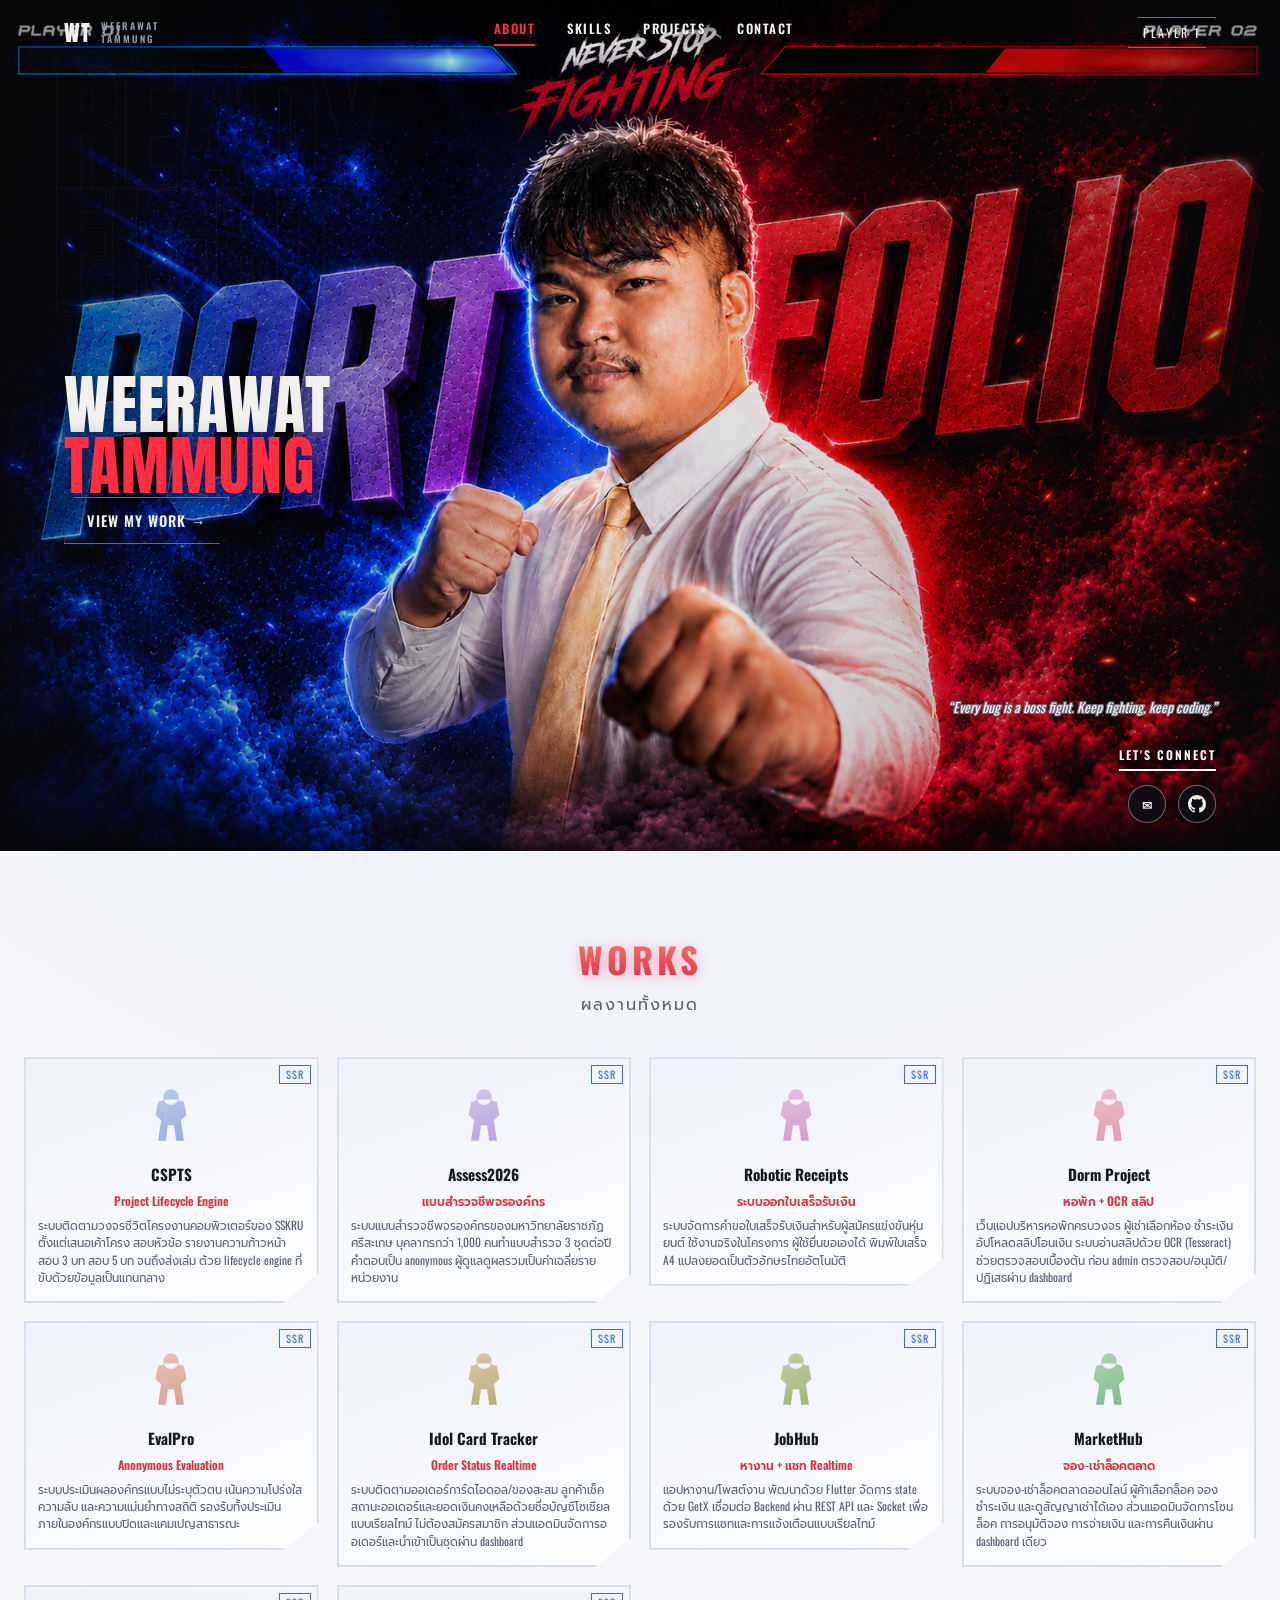
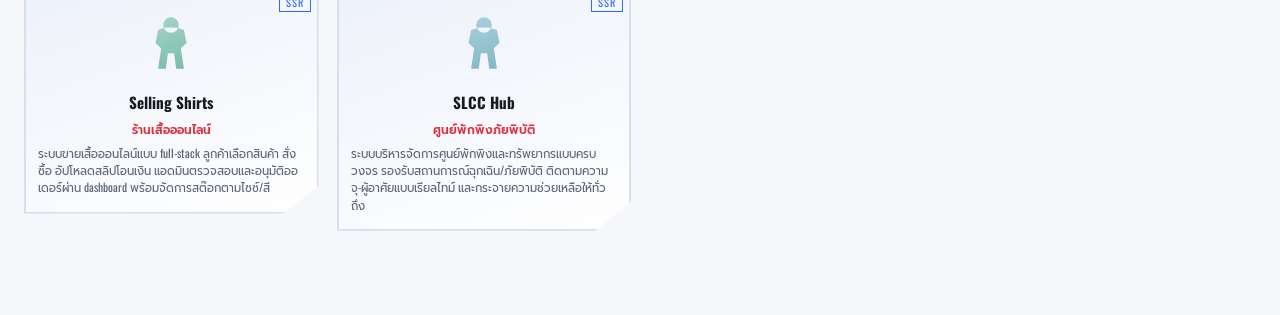
<file: index.html>
<!DOCTYPE html>
<html lang="th">
<head>
<meta charset="UTF-8">
<meta name="viewport" content="width=device-width, initial-scale=1.0">
<title>FIGHTER SELECT — Portfolio</title>
<link rel="preconnect" href="https://fonts.googleapis.com">
<link rel="preconnect" href="https://fonts.gstatic.com" crossorigin>
<link href="https://fonts.googleapis.com/css2?family=Anton&family=Oswald:wght@400;500;600;700&family=Prompt:wght@300;400;500;600;700&display=swap" rel="stylesheet">
<link rel="icon" type="image/png" href="assess/image/logo.png">
<link rel="stylesheet" href="assess/css/style.css">
</head>
<body>

<div id="landing-screen" class="screen active">
  <section class="hero">
    <img class="hero-bg" src="assess/image/hero2.png" alt="Weerawat Tammung">
    <span class="hero-watermark">READY<br>FIGHT</span>
    <nav class="hero-nav">
      <div class="hero-nav-inner">
        <div class="hero-logo">WT<small>Weerawat<br>Tammung</small></div>
        <div class="hero-navlinks" id="navlinks">
          <a href="#" class="active">About</a>
          <a href="#">Skills</a>
          <a href="#roster">Projects</a>
          <a href="#">Contact</a>
        </div>
        <div class="hero-tag">PLAYER 1</div>
        <button class="nav-toggle" id="navToggle" aria-label="Menu" aria-expanded="false">☰</button>
      </div>
    </nav>

    <div class="hero-inner">
      <div class="hero-left">
        <h1 class="hero-name">WEERAWAT<span>TAMMUNG</span></h1>
        <a class="hero-cta" href="#roster">VIEW MY WORK →</a>
      </div>

      <div class="hero-right">
        <blockquote>“Every bug is a boss fight. Keep fighting, keep coding.”</blockquote>
        <p class="hero-right-title" id="contact">Let's Connect</p>
        <div class="hero-links">
          <a href="mailto:weerawat7904@gmail.com" title="Email" aria-label="Email">✉</a>
          <a href="https://github.com/Blueksky01" target="_blank" rel="noopener" title="GitHub" aria-label="GitHub"><svg viewBox="0 0 16 16" width="18" height="18" fill="currentColor" aria-hidden="true"><path d="M8 0C3.58 0 0 3.58 0 8c0 3.54 2.29 6.53 5.47 7.59.4.07.55-.17.55-.38 0-.19-.01-.82-.01-1.49-2.01.37-2.53-.49-2.69-.94-.09-.23-.48-.94-.82-1.13-.28-.15-.68-.52-.01-.53.63-.01 1.08.58 1.23.82.72 1.21 1.87.87 2.33.66.07-.52.28-.87.51-1.07-1.78-.2-3.64-.89-3.64-3.95 0-.87.31-1.59.82-2.15-.08-.2-.36-1.02.08-2.12 0 0 .67-.21 2.2.82.64-.18 1.32-.27 2-.27.68 0 1.36.09 2 .27 1.53-1.04 2.2-.82 2.2-.82.44 1.1.16 1.92.08 2.12.51.56.82 1.27.82 2.15 0 3.07-1.87 3.75-3.65 3.95.29.25.54.73.54 1.48 0 1.07-.01 1.93-.01 2.2 0 .21.15.46.55.38A8.01 8.01 0 0016 8c0-4.42-3.58-8-8-8z"/></svg></a>
        </div>
      </div>
    </div>
  </section>

  <section class="roster-section">
    <header class="topbar">
      <h1>WORKS</h1>
      <p>ผลงานทั้งหมด</p>
    </header>
    <div id="roster" class="roster"></div>
  </section>
</div>

<script src="assess/js/script.js"></script>
</body>
</html>
</file>
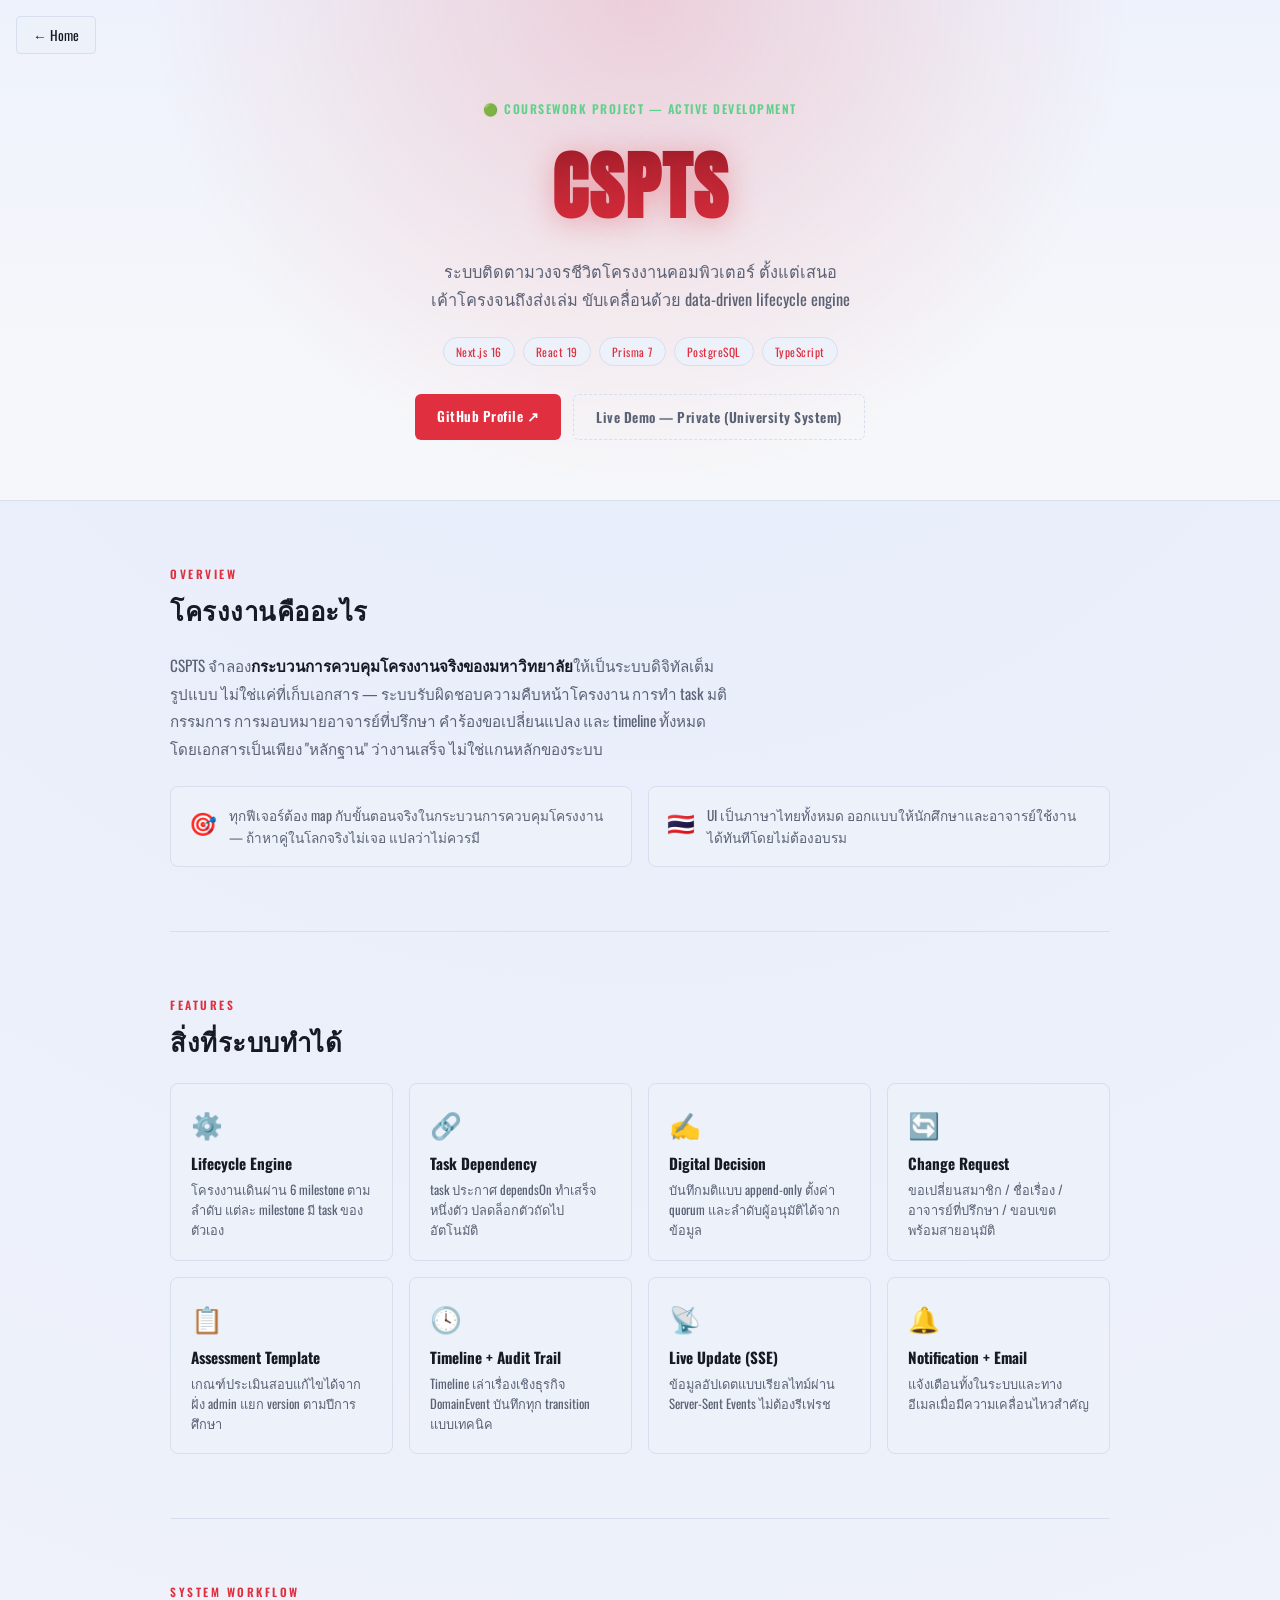
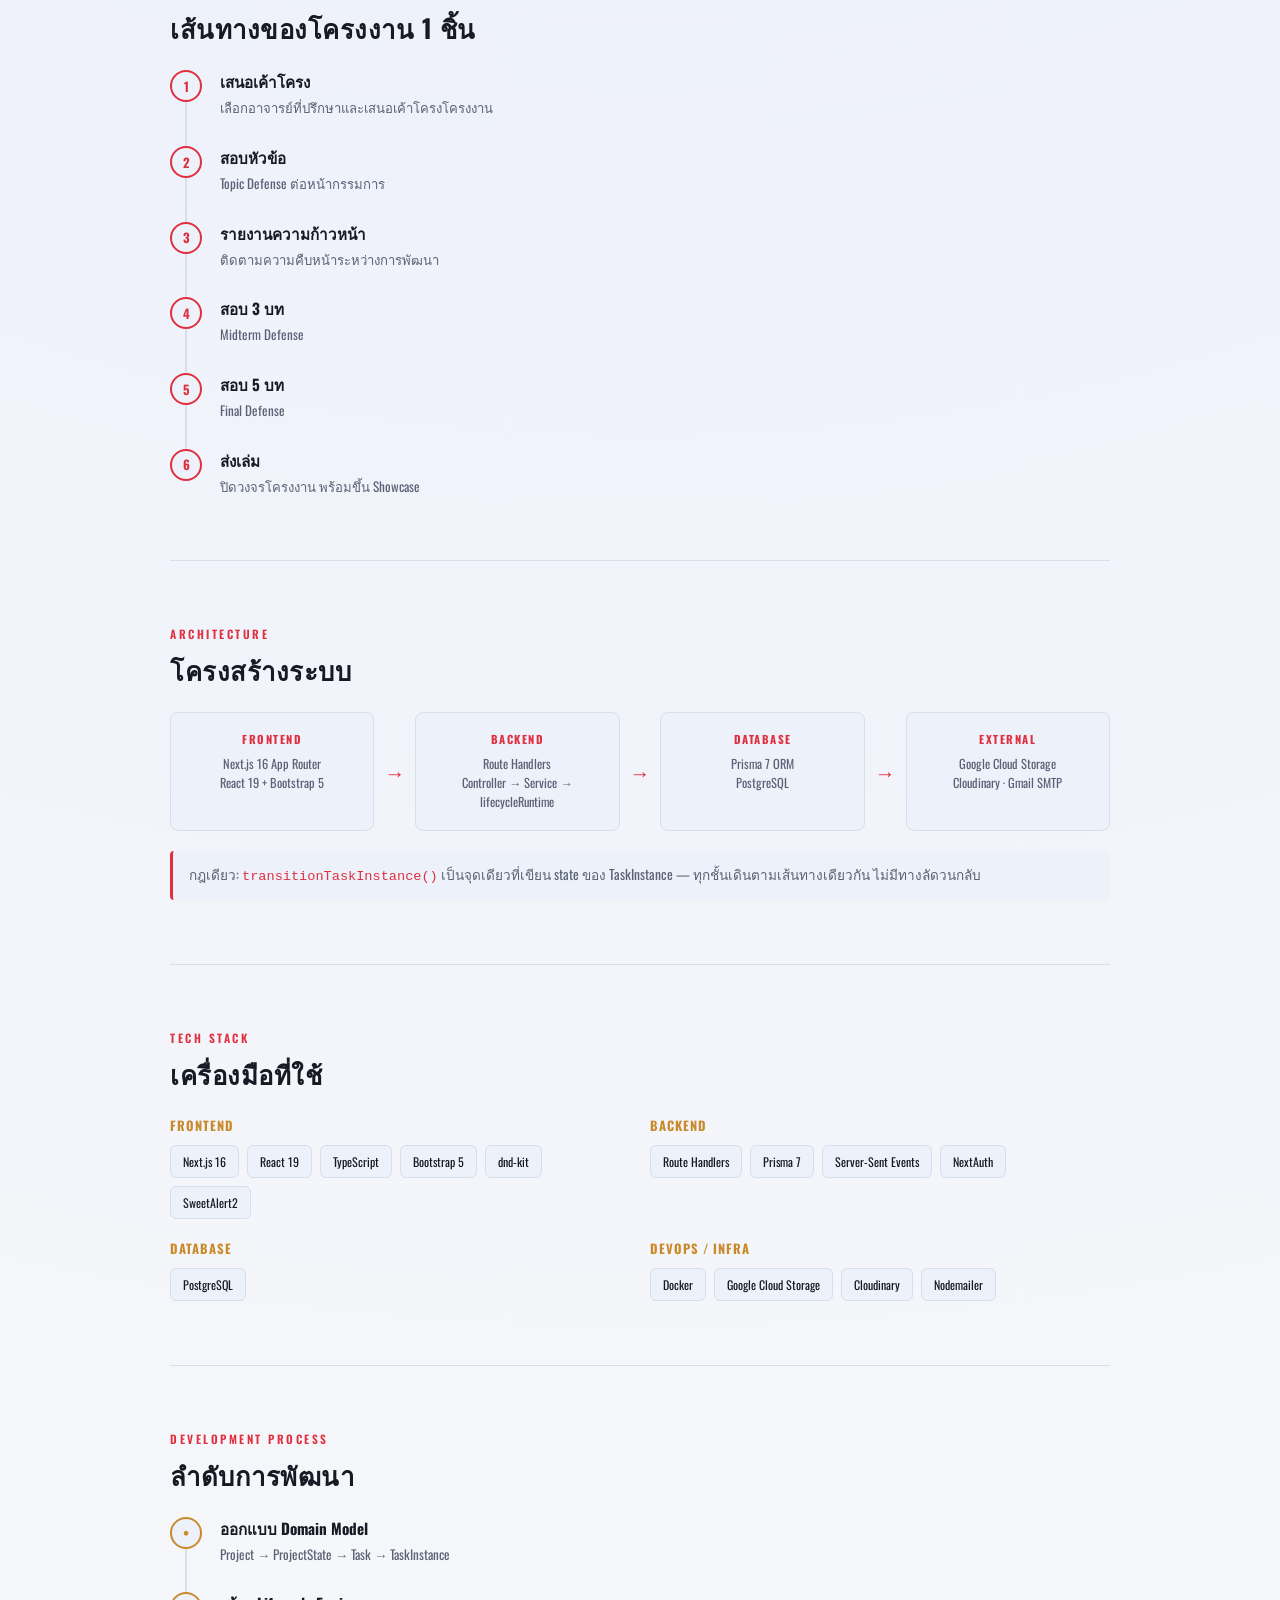
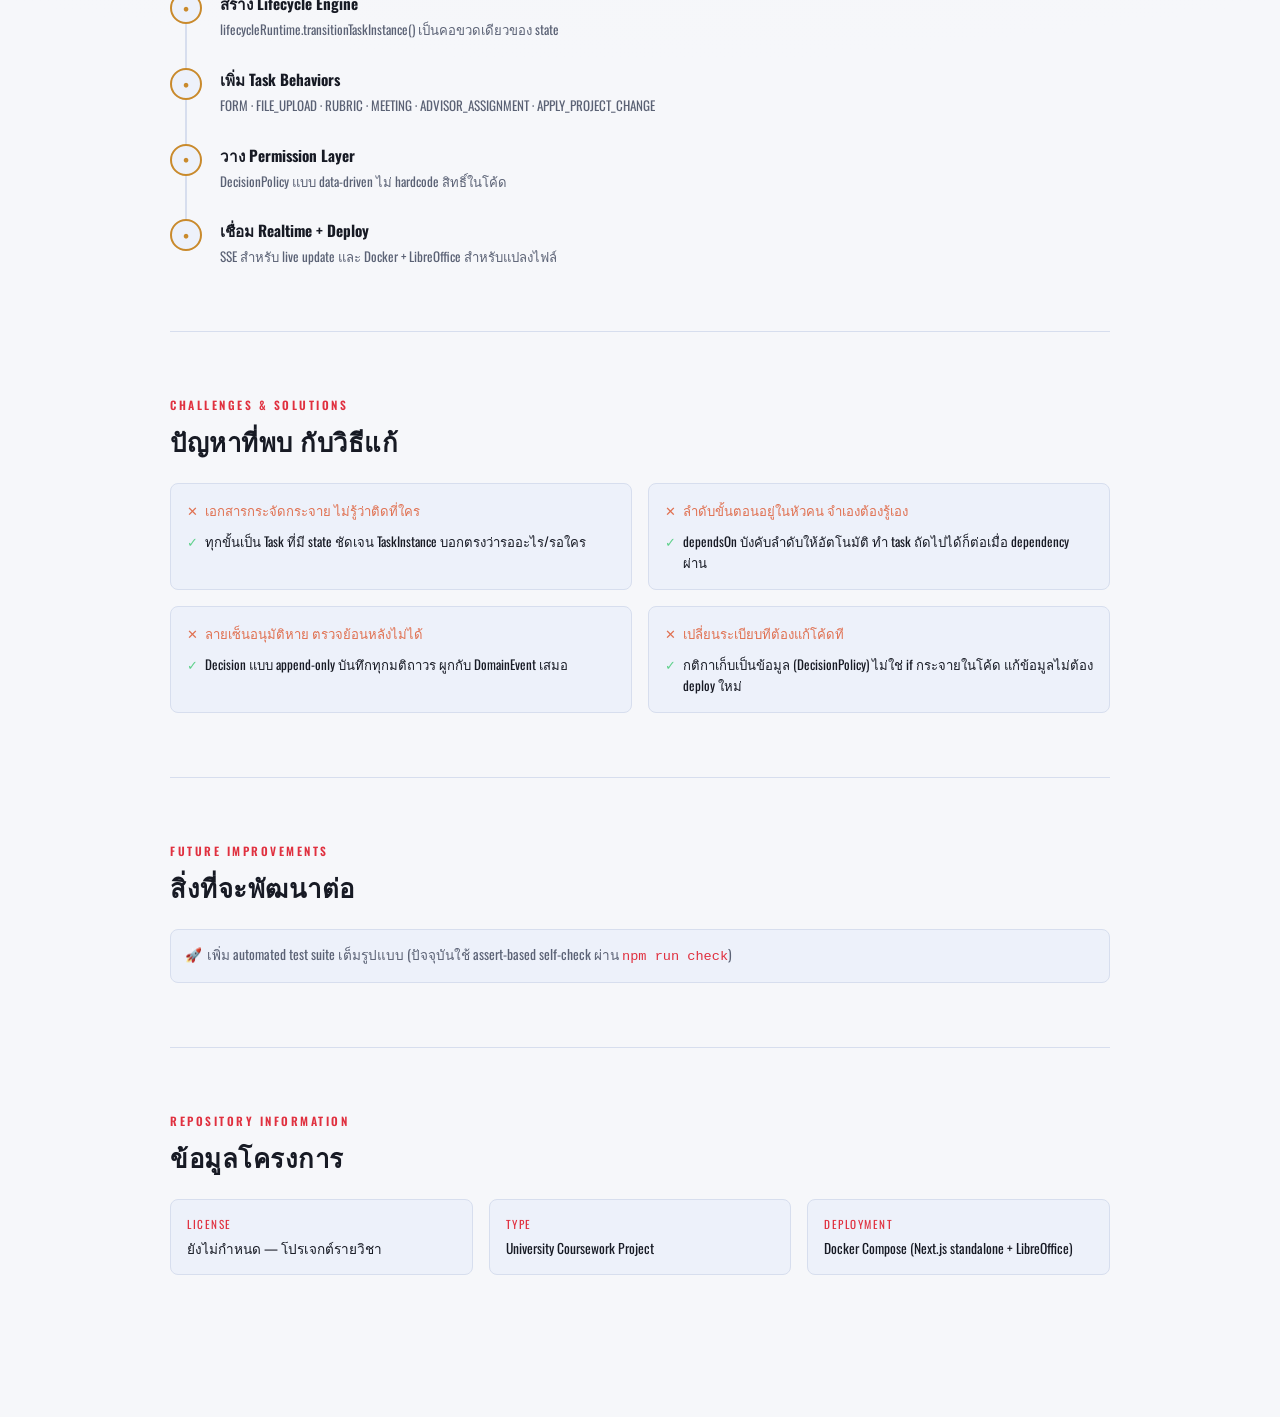
<file: project-cspts.html>
<!DOCTYPE html>
<html lang="th">
<head>
<meta charset="UTF-8">
<meta name="viewport" content="width=device-width, initial-scale=1.0">
<title>CSPTS — Project Detail</title>
<link rel="preconnect" href="https://fonts.googleapis.com">
<link rel="preconnect" href="https://fonts.gstatic.com" crossorigin>
<link href="https://fonts.googleapis.com/css2?family=Anton&family=Oswald:wght@400;500;600;700&display=swap" rel="stylesheet">
<link rel="stylesheet" href="style.css">
<link rel="stylesheet" href="project-detail.css">
</head>
<body>

<a href="index.html" class="pd-back">← Home</a>

<!-- 1. HERO -->
<header class="pd-hero" data-reveal>
  <p class="pd-hero-status">🟢 Coursework Project — Active Development</p>
  <h1 class="pd-hero-title">CSPTS</h1>
  <p class="pd-hero-tagline">ระบบติดตามวงจรชีวิตโครงงานคอมพิวเตอร์ ตั้งแต่เสนอเค้าโครงจนถึงส่งเล่ม ขับเคลื่อนด้วย data-driven lifecycle engine</p>
  <div class="pd-hero-stack">
    <span>Next.js 16</span><span>React 19</span><span>Prisma 7</span><span>PostgreSQL</span><span>TypeScript</span>
  </div>
  <div class="pd-hero-links">
    <a href="https://github.com/Blueksky01" target="_blank" rel="noopener" class="pd-btn pd-btn-primary">GitHub Profile ↗</a>
    <span class="pd-btn pd-btn-ghost" aria-disabled="true">Live Demo — Private (University System)</span>
  </div>
</header>

<main>

  <!-- 2. OVERVIEW -->
  <section class="pd-section" data-reveal>
    <p class="pd-eyebrow">Overview</p>
    <h2 class="pd-heading">โครงงานคืออะไร</h2>
    <p class="pd-lead">CSPTS จำลอง<strong>กระบวนการควบคุมโครงงานจริงของมหาวิทยาลัย</strong>ให้เป็นระบบดิจิทัลเต็มรูปแบบ ไม่ใช่แค่ที่เก็บเอกสาร — ระบบรับผิดชอบความคืบหน้าโครงงาน การทำ task มติกรรมการ การมอบหมายอาจารย์ที่ปรึกษา คำร้องขอเปลี่ยนแปลง และ timeline ทั้งหมด โดยเอกสารเป็นเพียง "หลักฐาน" ว่างานเสร็จ ไม่ใช่แกนหลักของระบบ</p>
    <div class="pd-grid-2" data-stagger>
      <div class="pd-mini-card"><span class="pd-mini-icon">🎯</span><p>ทุกฟีเจอร์ต้อง map กับขั้นตอนจริงในกระบวนการควบคุมโครงงาน — ถ้าหาคู่ในโลกจริงไม่เจอ แปลว่าไม่ควรมี</p></div>
      <div class="pd-mini-card"><span class="pd-mini-icon">🇹🇭</span><p>UI เป็นภาษาไทยทั้งหมด ออกแบบให้นักศึกษาและอาจารย์ใช้งานได้ทันทีโดยไม่ต้องอบรม</p></div>
    </div>
  </section>

  <!-- 3. FEATURES -->
  <section class="pd-section" data-reveal>
    <p class="pd-eyebrow">Features</p>
    <h2 class="pd-heading">สิ่งที่ระบบทำได้</h2>
    <div class="pd-feature-grid" data-stagger>
      <div class="pd-feature-card"><span class="pd-feature-icon">⚙️</span><h3>Lifecycle Engine</h3><p>โครงงานเดินผ่าน 6 milestone ตามลำดับ แต่ละ milestone มี task ของตัวเอง</p></div>
      <div class="pd-feature-card"><span class="pd-feature-icon">🔗</span><h3>Task Dependency</h3><p>task ประกาศ dependsOn ทำเสร็จหนึ่งตัว ปลดล็อกตัวถัดไปอัตโนมัติ</p></div>
      <div class="pd-feature-card"><span class="pd-feature-icon">✍️</span><h3>Digital Decision</h3><p>บันทึกมติแบบ append-only ตั้งค่า quorum และลำดับผู้อนุมัติได้จากข้อมูล</p></div>
      <div class="pd-feature-card"><span class="pd-feature-icon">🔄</span><h3>Change Request</h3><p>ขอเปลี่ยนสมาชิก / ชื่อเรื่อง / อาจารย์ที่ปรึกษา / ขอบเขต พร้อมสายอนุมัติ</p></div>
      <div class="pd-feature-card"><span class="pd-feature-icon">📋</span><h3>Assessment Template</h3><p>เกณฑ์ประเมินสอบแก้ไขได้จากฝั่ง admin แยก version ตามปีการศึกษา</p></div>
      <div class="pd-feature-card"><span class="pd-feature-icon">🕓</span><h3>Timeline + Audit Trail</h3><p>Timeline เล่าเรื่องเชิงธุรกิจ DomainEvent บันทึกทุก transition แบบเทคนิค</p></div>
      <div class="pd-feature-card"><span class="pd-feature-icon">📡</span><h3>Live Update (SSE)</h3><p>ข้อมูลอัปเดตแบบเรียลไทม์ผ่าน Server-Sent Events ไม่ต้องรีเฟรช</p></div>
      <div class="pd-feature-card"><span class="pd-feature-icon">🔔</span><h3>Notification + Email</h3><p>แจ้งเตือนทั้งในระบบและทางอีเมลเมื่อมีความเคลื่อนไหวสำคัญ</p></div>
    </div>
  </section>

  <!-- 4. SYSTEM WORKFLOW -->
  <section class="pd-section" data-reveal>
    <p class="pd-eyebrow">System Workflow</p>
    <h2 class="pd-heading">เส้นทางของโครงงาน 1 ชิ้น</h2>
    <ol class="pd-timeline" data-stagger>
      <li><span class="pd-tl-dot">1</span><div><h3>เสนอเค้าโครง</h3><p>เลือกอาจารย์ที่ปรึกษาและเสนอเค้าโครงโครงงาน</p></div></li>
      <li><span class="pd-tl-dot">2</span><div><h3>สอบหัวข้อ</h3><p>Topic Defense ต่อหน้ากรรมการ</p></div></li>
      <li><span class="pd-tl-dot">3</span><div><h3>รายงานความก้าวหน้า</h3><p>ติดตามความคืบหน้าระหว่างการพัฒนา</p></div></li>
      <li><span class="pd-tl-dot">4</span><div><h3>สอบ 3 บท</h3><p>Midterm Defense</p></div></li>
      <li><span class="pd-tl-dot">5</span><div><h3>สอบ 5 บท</h3><p>Final Defense</p></div></li>
      <li><span class="pd-tl-dot">6</span><div><h3>ส่งเล่ม</h3><p>ปิดวงจรโครงงาน พร้อมขึ้น Showcase</p></div></li>
    </ol>
  </section>

  <!-- 5. ARCHITECTURE -->
  <section class="pd-section" data-reveal>
    <p class="pd-eyebrow">Architecture</p>
    <h2 class="pd-heading">โครงสร้างระบบ</h2>
    <div class="pd-arch-flow" data-stagger>
      <div class="pd-arch-box"><span>Frontend</span><p>Next.js 16 App Router<br>React 19 + Bootstrap 5</p></div>
      <div class="pd-arch-arrow">→</div>
      <div class="pd-arch-box"><span>Backend</span><p>Route Handlers<br>Controller → Service → lifecycleRuntime</p></div>
      <div class="pd-arch-arrow">→</div>
      <div class="pd-arch-box"><span>Database</span><p>Prisma 7 ORM<br>PostgreSQL</p></div>
      <div class="pd-arch-arrow">→</div>
      <div class="pd-arch-box"><span>External</span><p>Google Cloud Storage<br>Cloudinary · Gmail SMTP</p></div>
    </div>
    <p class="pd-note">กฎเดียว: <code>transitionTaskInstance()</code> เป็นจุดเดียวที่เขียน state ของ TaskInstance — ทุกชั้นเดินตามเส้นทางเดียวกัน ไม่มีทางลัดวนกลับ</p>
  </section>

  <!-- 6. TECH STACK -->
  <section class="pd-section" data-reveal>
    <p class="pd-eyebrow">Tech Stack</p>
    <h2 class="pd-heading">เครื่องมือที่ใช้</h2>
    <div class="pd-stack-groups" data-stagger>
      <div class="pd-stack-group"><h3>Frontend</h3><div class="pd-badges"><span>Next.js 16</span><span>React 19</span><span>TypeScript</span><span>Bootstrap 5</span><span>dnd-kit</span><span>SweetAlert2</span></div></div>
      <div class="pd-stack-group"><h3>Backend</h3><div class="pd-badges"><span>Route Handlers</span><span>Prisma 7</span><span>Server-Sent Events</span><span>NextAuth</span></div></div>
      <div class="pd-stack-group"><h3>Database</h3><div class="pd-badges"><span>PostgreSQL</span></div></div>
      <div class="pd-stack-group"><h3>DevOps / Infra</h3><div class="pd-badges"><span>Docker</span><span>Google Cloud Storage</span><span>Cloudinary</span><span>Nodemailer</span></div></div>
    </div>
  </section>

  <!-- 7. DEVELOPMENT PROCESS -->
  <section class="pd-section" data-reveal>
    <p class="pd-eyebrow">Development Process</p>
    <h2 class="pd-heading">ลำดับการพัฒนา</h2>
    <ol class="pd-timeline pd-timeline-alt" data-stagger>
      <li><span class="pd-tl-dot">•</span><div><h3>ออกแบบ Domain Model</h3><p>Project → ProjectState → Task → TaskInstance</p></div></li>
      <li><span class="pd-tl-dot">•</span><div><h3>สร้าง Lifecycle Engine</h3><p>lifecycleRuntime.transitionTaskInstance() เป็นคอขวดเดียวของ state</p></div></li>
      <li><span class="pd-tl-dot">•</span><div><h3>เพิ่ม Task Behaviors</h3><p>FORM · FILE_UPLOAD · RUBRIC · MEETING · ADVISOR_ASSIGNMENT · APPLY_PROJECT_CHANGE</p></div></li>
      <li><span class="pd-tl-dot">•</span><div><h3>วาง Permission Layer</h3><p>DecisionPolicy แบบ data-driven ไม่ hardcode สิทธิ์ในโค้ด</p></div></li>
      <li><span class="pd-tl-dot">•</span><div><h3>เชื่อม Realtime + Deploy</h3><p>SSE สำหรับ live update และ Docker + LibreOffice สำหรับแปลงไฟล์</p></div></li>
    </ol>
  </section>

  <!-- 8. CHALLENGES & SOLUTIONS -->
  <section class="pd-section" data-reveal>
    <p class="pd-eyebrow">Challenges & Solutions</p>
    <h2 class="pd-heading">ปัญหาที่พบ กับวิธีแก้</h2>
    <div class="pd-cs-grid" data-stagger>
      <div class="pd-cs-card"><p class="pd-cs-before">เอกสารกระจัดกระจาย ไม่รู้ว่าติดที่ใคร</p><p class="pd-cs-after">ทุกขั้นเป็น Task ที่มี state ชัดเจน TaskInstance บอกตรงว่ารออะไร/รอใคร</p></div>
      <div class="pd-cs-card"><p class="pd-cs-before">ลำดับขั้นตอนอยู่ในหัวคน จำเองต้องรู้เอง</p><p class="pd-cs-after">dependsOn บังคับลำดับให้อัตโนมัติ ทำ task ถัดไปได้ก็ต่อเมื่อ dependency ผ่าน</p></div>
      <div class="pd-cs-card"><p class="pd-cs-before">ลายเซ็นอนุมัติหาย ตรวจย้อนหลังไม่ได้</p><p class="pd-cs-after">Decision แบบ append-only บันทึกทุกมติถาวร ผูกกับ DomainEvent เสมอ</p></div>
      <div class="pd-cs-card"><p class="pd-cs-before">เปลี่ยนระเบียบทีต้องแก้โค้ดที</p><p class="pd-cs-after">กติกาเก็บเป็นข้อมูล (DecisionPolicy) ไม่ใช่ if กระจายในโค้ด แก้ข้อมูลไม่ต้อง deploy ใหม่</p></div>
    </div>
  </section>

  <!-- 9. FUTURE IMPROVEMENTS -->
  <section class="pd-section" data-reveal>
    <p class="pd-eyebrow">Future Improvements</p>
    <h2 class="pd-heading">สิ่งที่จะพัฒนาต่อ</h2>
    <ul class="pd-future-list" data-stagger>
      <li>เพิ่ม automated test suite เต็มรูปแบบ (ปัจจุบันใช้ assert-based self-check ผ่าน <code>npm run check</code>)</li>
    </ul>
  </section>

  <!-- 10. REPOSITORY INFO -->
  <section class="pd-section" data-reveal>
    <p class="pd-eyebrow">Repository Information</p>
    <h2 class="pd-heading">ข้อมูลโครงการ</h2>
    <div class="pd-repo-grid" data-stagger>
      <div class="pd-repo-card"><span>License</span><p>ยังไม่กำหนด — โปรเจกต์รายวิชา</p></div>
      <div class="pd-repo-card"><span>Type</span><p>University Coursework Project</p></div>
      <div class="pd-repo-card"><span>Deployment</span><p>Docker Compose (Next.js standalone + LibreOffice)</p></div>
    </div>
  </section>

</main>

<script src="project-detail.js"></script>
</body>
</html>
</file>
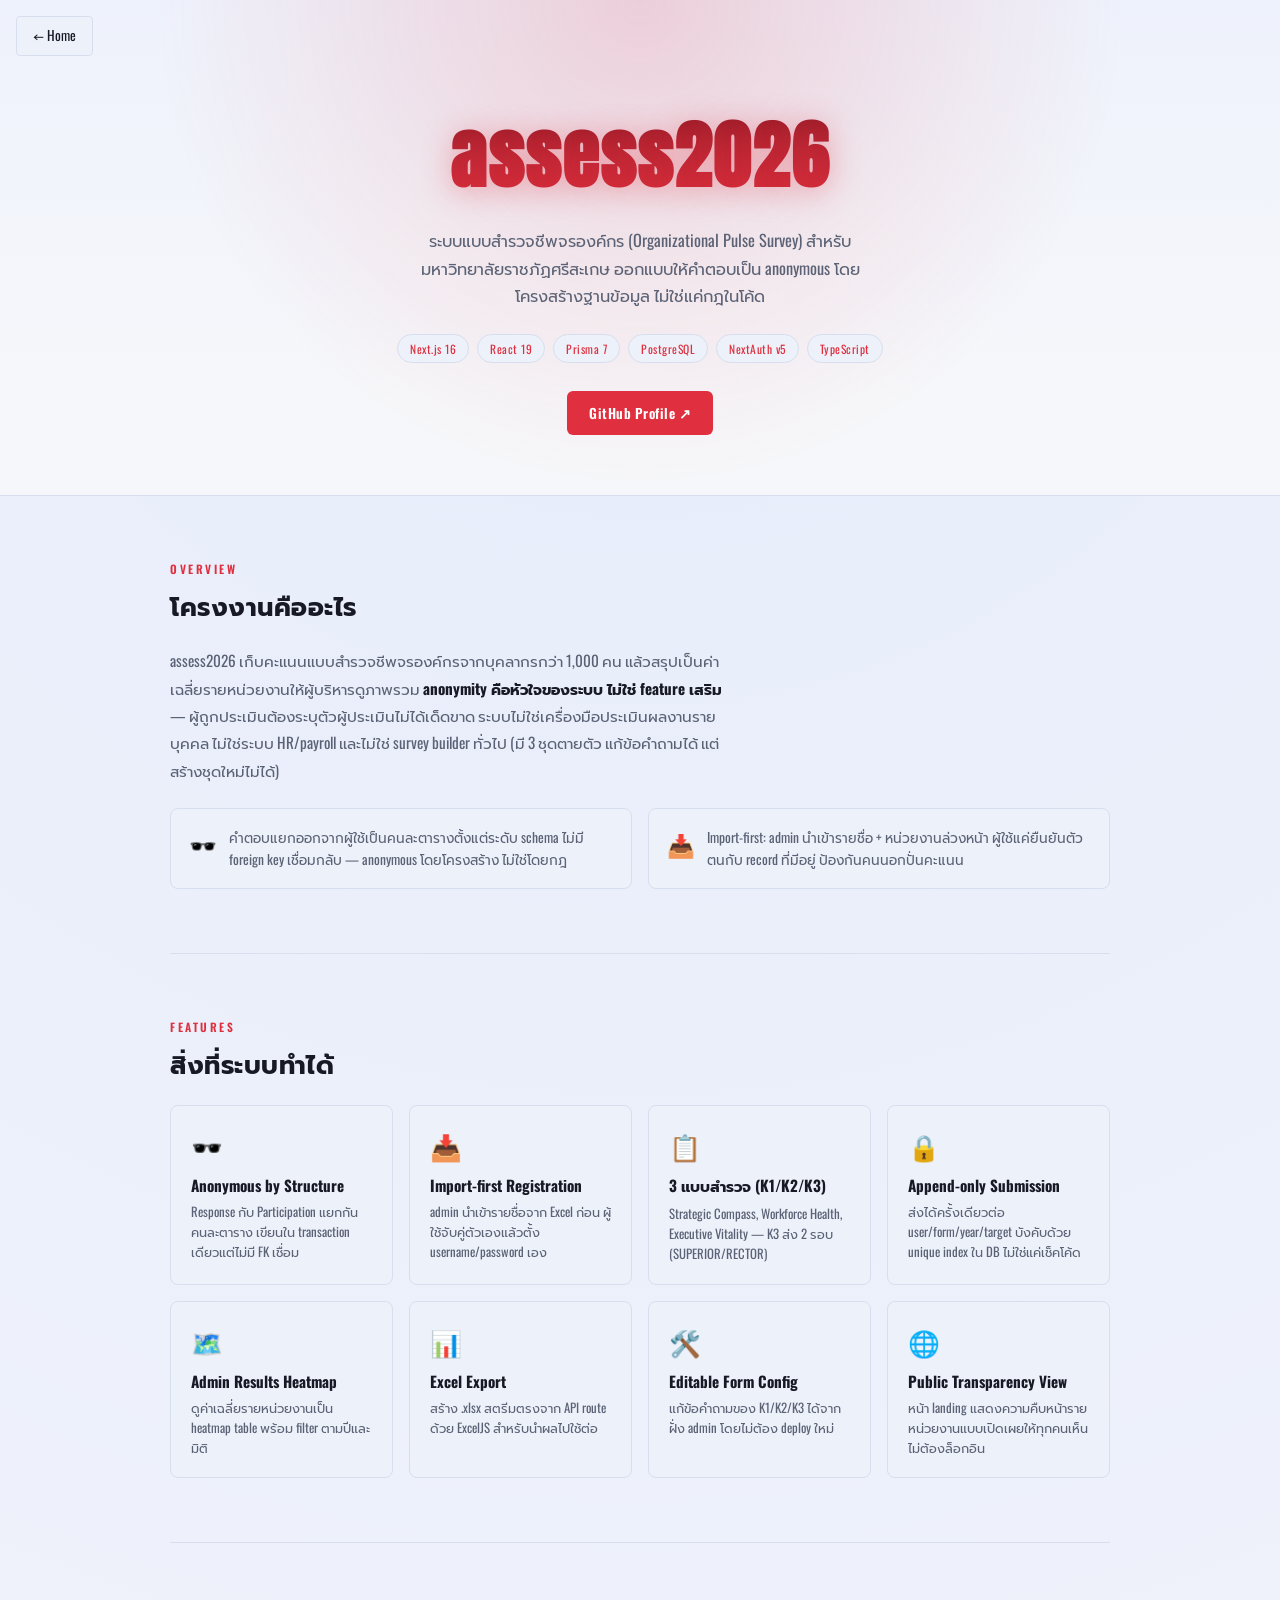
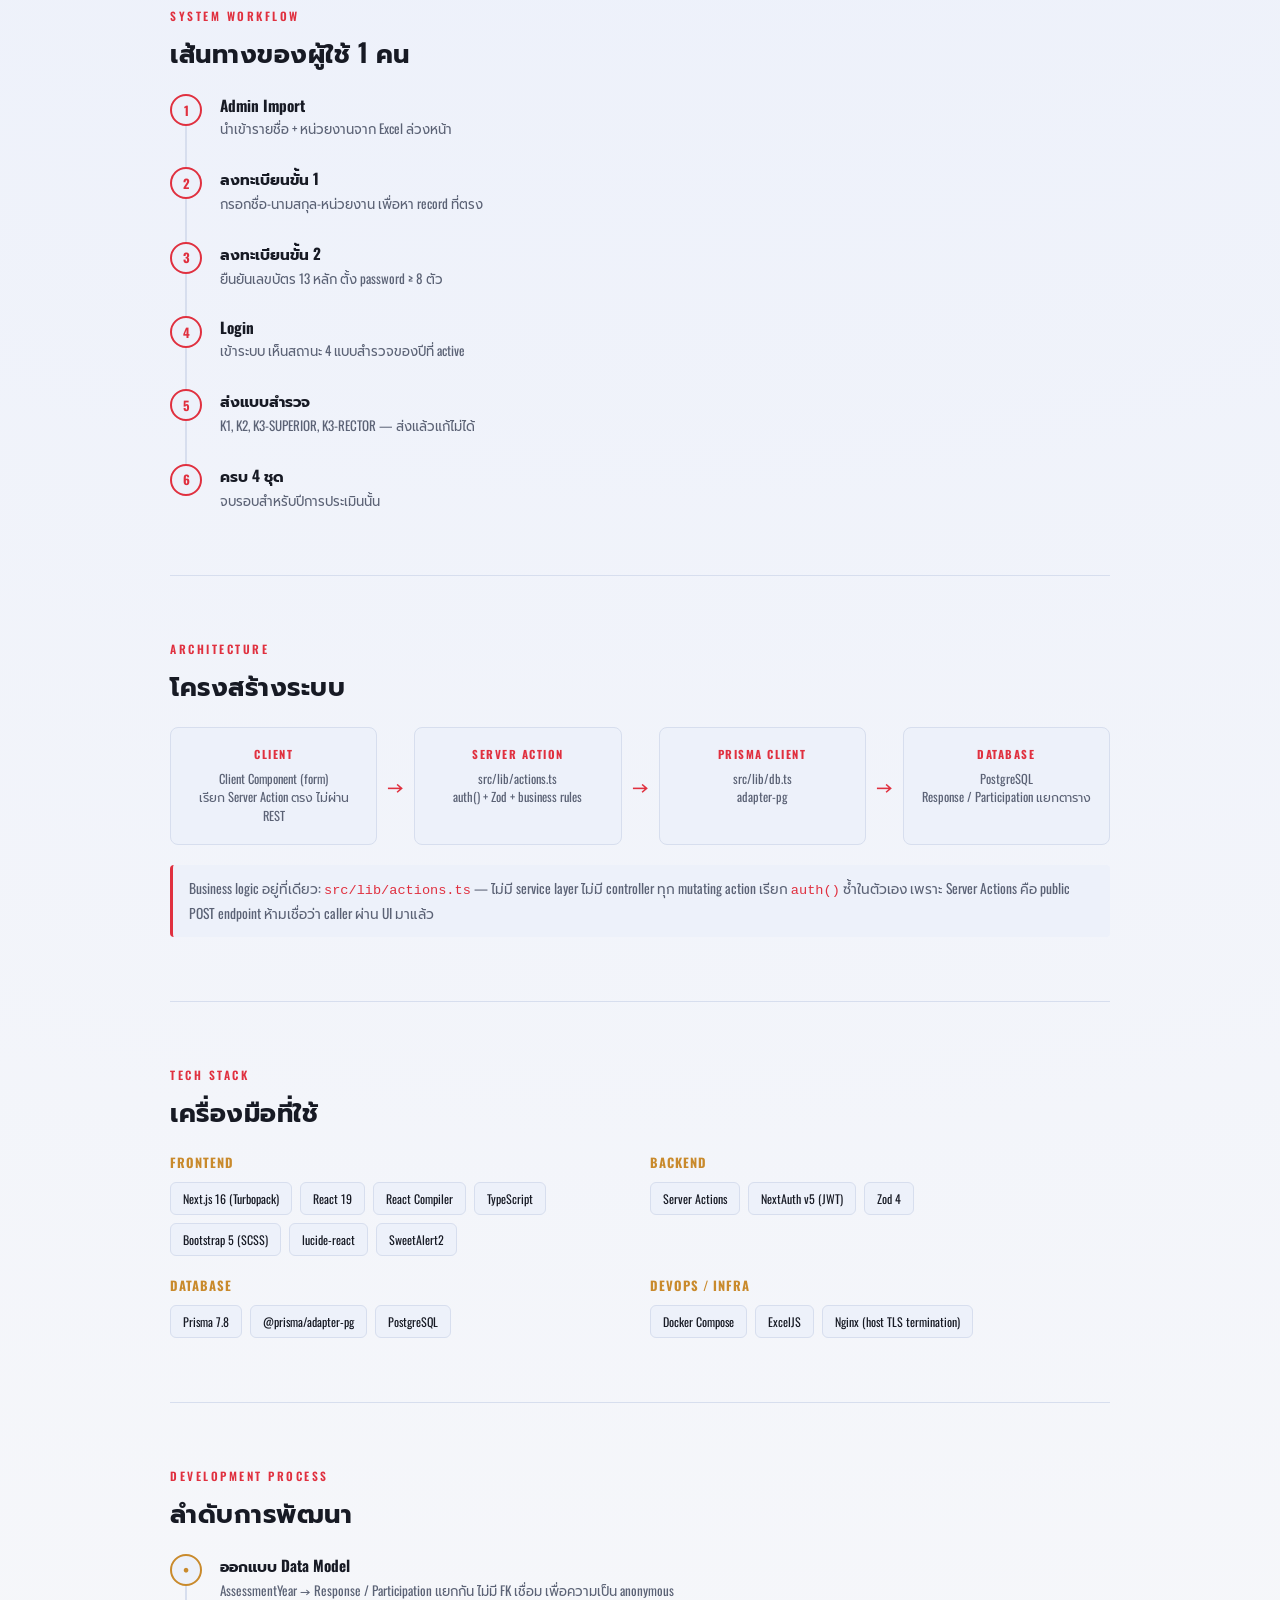
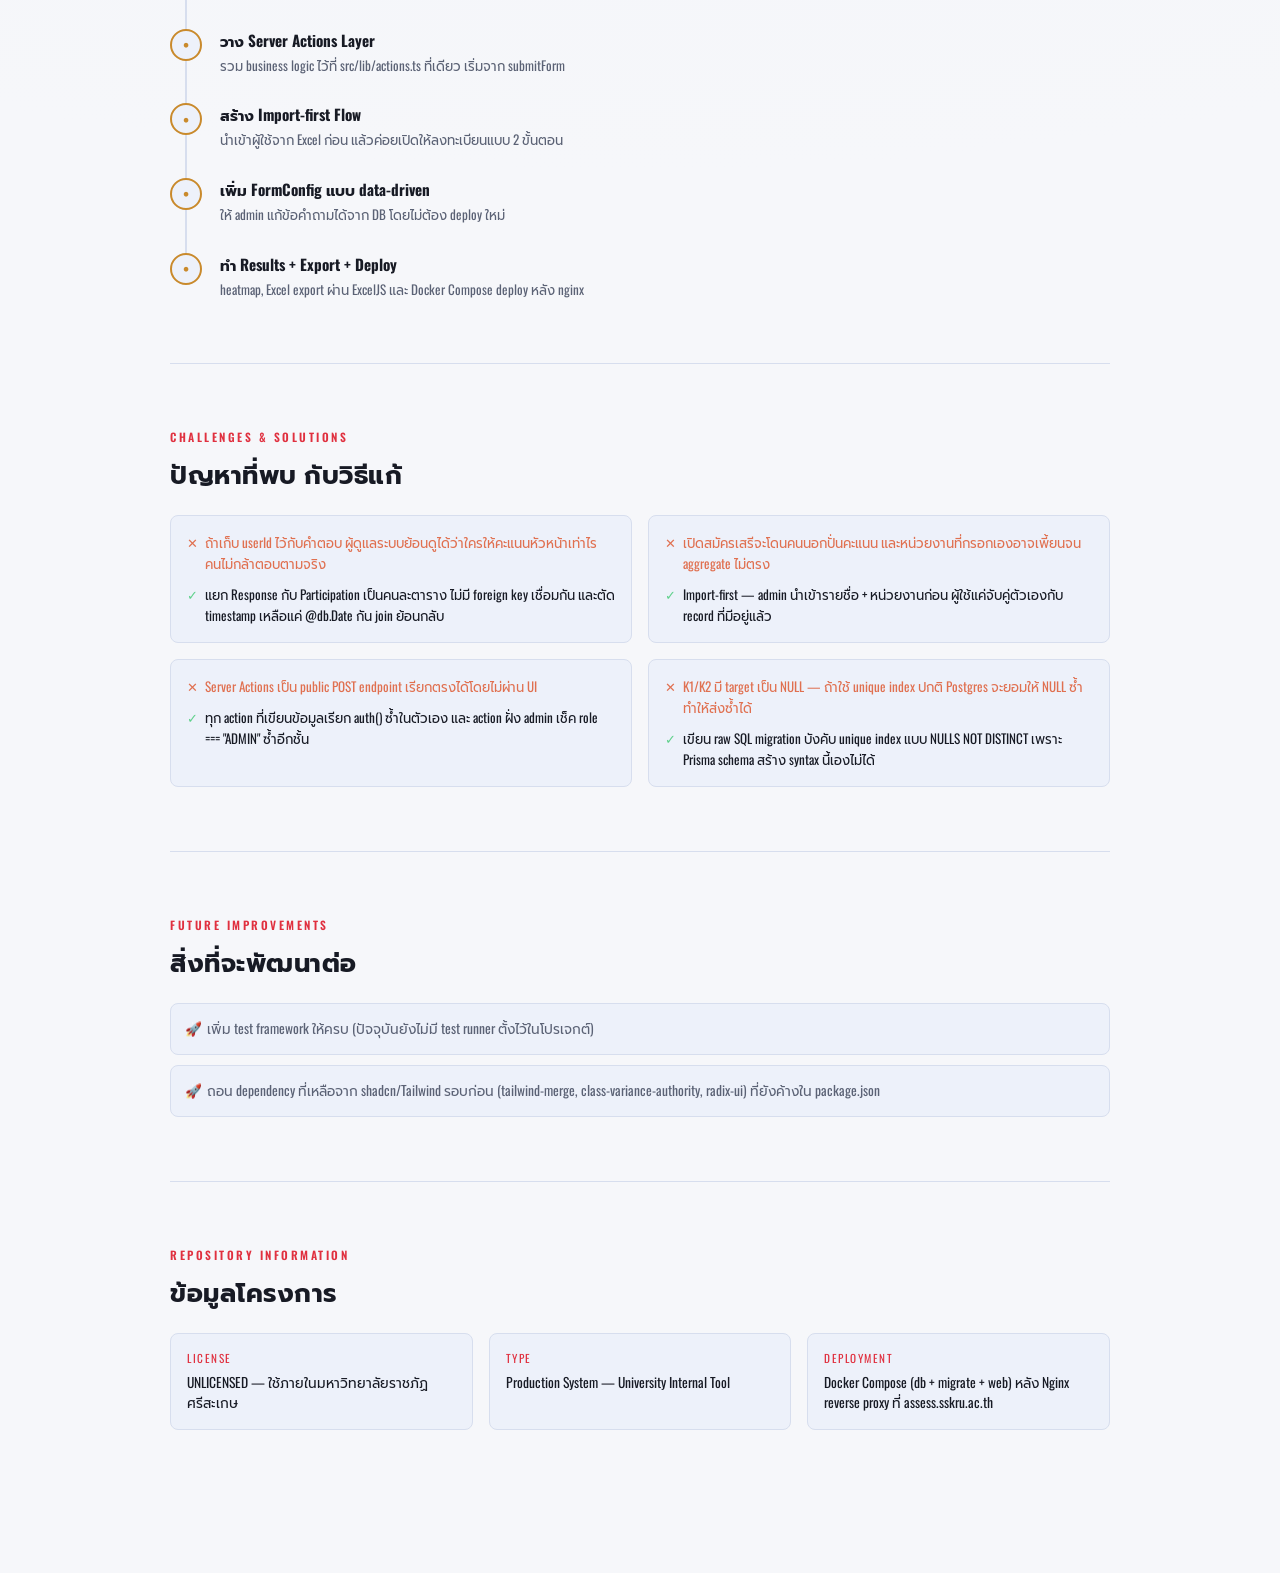
<file: pages/project-assess2026.html>
<!DOCTYPE html>
<html lang="th">
<head>
<meta charset="UTF-8">
<meta name="viewport" content="width=device-width, initial-scale=1.0">
<title>assess2026 — Project Detail</title>
<link rel="preconnect" href="https://fonts.googleapis.com">
<link rel="preconnect" href="https://fonts.gstatic.com" crossorigin>
<link href="https://fonts.googleapis.com/css2?family=Anton&family=Oswald:wght@400;500;600;700&family=Prompt:wght@300;400;500;600;700&display=swap" rel="stylesheet">
<link rel="icon" type="image/png" href="../assess/image/logo.png">
<link rel="stylesheet" href="../assess/css/style.css">
<link rel="stylesheet" href="../assess/css/project-detail.css">
</head>
<body>

<a href="../index.html" class="pd-back">← Home</a>

<!-- 1. HERO -->
<header class="pd-hero" data-reveal>

  <h1 class="pd-hero-title">assess2026</h1>
  <p class="pd-hero-tagline">ระบบแบบสำรวจชีพจรองค์กร (Organizational Pulse Survey) สำหรับมหาวิทยาลัยราชภัฏศรีสะเกษ ออกแบบให้คำตอบเป็น anonymous โดยโครงสร้างฐานข้อมูล ไม่ใช่แค่กฎในโค้ด</p>
  <div class="pd-hero-stack">
    <span>Next.js 16</span><span>React 19</span><span>Prisma 7</span><span>PostgreSQL</span><span>NextAuth v5</span><span>TypeScript</span>
  </div>
  <div class="pd-hero-links">
    <a href="https://github.com/Blueksky01" target="_blank" rel="noopener" class="pd-btn pd-btn-primary">GitHub Profile ↗</a>
  </div>
</header>

<main>

  <!-- 2. OVERVIEW -->
  <section class="pd-section" data-reveal>
    <p class="pd-eyebrow">Overview</p>
    <h2 class="pd-heading">โครงงานคืออะไร</h2>
    <p class="pd-lead">assess2026 เก็บคะแนนแบบสำรวจชีพจรองค์กรจากบุคลากรกว่า 1,000 คน แล้วสรุปเป็นค่าเฉลี่ยรายหน่วยงานให้ผู้บริหารดูภาพรวม <strong>anonymity คือหัวใจของระบบ ไม่ใช่ feature เสริม</strong> — ผู้ถูกประเมินต้องระบุตัวผู้ประเมินไม่ได้เด็ดขาด ระบบไม่ใช่เครื่องมือประเมินผลงานรายบุคคล ไม่ใช่ระบบ HR/payroll และไม่ใช่ survey builder ทั่วไป (มี 3 ชุดตายตัว แก้ข้อคำถามได้ แต่สร้างชุดใหม่ไม่ได้)</p>
    <div class="pd-grid-2" data-stagger>
      <div class="pd-mini-card"><span class="pd-mini-icon">🕶️</span><p>คำตอบแยกออกจากผู้ใช้เป็นคนละตารางตั้งแต่ระดับ schema ไม่มี foreign key เชื่อมกลับ — anonymous โดยโครงสร้าง ไม่ใช่โดยกฎ</p></div>
      <div class="pd-mini-card"><span class="pd-mini-icon">📥</span><p>Import-first: admin นำเข้ารายชื่อ + หน่วยงานล่วงหน้า ผู้ใช้แค่ยืนยันตัวตนกับ record ที่มีอยู่ ป้องกันคนนอกปั่นคะแนน</p></div>
    </div>
  </section>

  <!-- 3. FEATURES -->
  <section class="pd-section" data-reveal>
    <p class="pd-eyebrow">Features</p>
    <h2 class="pd-heading">สิ่งที่ระบบทำได้</h2>
    <div class="pd-feature-grid" data-stagger>
      <div class="pd-feature-card"><span class="pd-feature-icon">🕶️</span><h3>Anonymous by Structure</h3><p>Response กับ Participation แยกกันคนละตาราง เขียนใน transaction เดียวแต่ไม่มี FK เชื่อม</p></div>
      <div class="pd-feature-card"><span class="pd-feature-icon">📥</span><h3>Import-first Registration</h3><p>admin นำเข้ารายชื่อจาก Excel ก่อน ผู้ใช้จับคู่ตัวเองแล้วตั้ง username/password เอง</p></div>
      <div class="pd-feature-card"><span class="pd-feature-icon">📋</span><h3>3 แบบสำรวจ (K1/K2/K3)</h3><p>Strategic Compass, Workforce Health, Executive Vitality — K3 ส่ง 2 รอบ (SUPERIOR/RECTOR)</p></div>
      <div class="pd-feature-card"><span class="pd-feature-icon">🔒</span><h3>Append-only Submission</h3><p>ส่งได้ครั้งเดียวต่อ user/form/year/target บังคับด้วย unique index ใน DB ไม่ใช่แค่เช็คโค้ด</p></div>
      <div class="pd-feature-card"><span class="pd-feature-icon">🗺️</span><h3>Admin Results Heatmap</h3><p>ดูค่าเฉลี่ยรายหน่วยงานเป็น heatmap table พร้อม filter ตามปีและมิติ</p></div>
      <div class="pd-feature-card"><span class="pd-feature-icon">📊</span><h3>Excel Export</h3><p>สร้าง .xlsx สตรีมตรงจาก API route ด้วย ExcelJS สำหรับนำผลไปใช้ต่อ</p></div>
      <div class="pd-feature-card"><span class="pd-feature-icon">🛠️</span><h3>Editable Form Config</h3><p>แก้ข้อคำถามของ K1/K2/K3 ได้จากฝั่ง admin โดยไม่ต้อง deploy ใหม่</p></div>
      <div class="pd-feature-card"><span class="pd-feature-icon">🌐</span><h3>Public Transparency View</h3><p>หน้า landing แสดงความคืบหน้ารายหน่วยงานแบบเปิดเผยให้ทุกคนเห็น ไม่ต้องล็อกอิน</p></div>
    </div>
  </section>

  <!-- 4. SYSTEM WORKFLOW -->
  <section class="pd-section" data-reveal>
    <p class="pd-eyebrow">System Workflow</p>
    <h2 class="pd-heading">เส้นทางของผู้ใช้ 1 คน</h2>
    <ol class="pd-timeline" data-stagger>
      <li><span class="pd-tl-dot">1</span><div><h3>Admin Import</h3><p>นำเข้ารายชื่อ + หน่วยงานจาก Excel ล่วงหน้า</p></div></li>
      <li><span class="pd-tl-dot">2</span><div><h3>ลงทะเบียนขั้น 1</h3><p>กรอกชื่อ-นามสกุล-หน่วยงาน เพื่อหา record ที่ตรง</p></div></li>
      <li><span class="pd-tl-dot">3</span><div><h3>ลงทะเบียนขั้น 2</h3><p>ยืนยันเลขบัตร 13 หลัก ตั้ง password ≥ 8 ตัว</p></div></li>
      <li><span class="pd-tl-dot">4</span><div><h3>Login</h3><p>เข้าระบบ เห็นสถานะ 4 แบบสำรวจของปีที่ active</p></div></li>
      <li><span class="pd-tl-dot">5</span><div><h3>ส่งแบบสำรวจ</h3><p>K1, K2, K3-SUPERIOR, K3-RECTOR — ส่งแล้วแก้ไม่ได้</p></div></li>
      <li><span class="pd-tl-dot">6</span><div><h3>ครบ 4 ชุด</h3><p>จบรอบสำหรับปีการประเมินนั้น</p></div></li>
    </ol>
  </section>

  <!-- 5. ARCHITECTURE -->
  <section class="pd-section" data-reveal>
    <p class="pd-eyebrow">Architecture</p>
    <h2 class="pd-heading">โครงสร้างระบบ</h2>
    <div class="pd-arch-flow" data-stagger>
      <div class="pd-arch-box"><span>Client</span><p>Client Component (form)<br>เรียก Server Action ตรง ไม่ผ่าน REST</p></div>
      <div class="pd-arch-arrow">→</div>
      <div class="pd-arch-box"><span>Server Action</span><p>src/lib/actions.ts<br>auth() + Zod + business rules</p></div>
      <div class="pd-arch-arrow">→</div>
      <div class="pd-arch-box"><span>Prisma Client</span><p>src/lib/db.ts<br>adapter-pg</p></div>
      <div class="pd-arch-arrow">→</div>
      <div class="pd-arch-box"><span>Database</span><p>PostgreSQL<br>Response / Participation แยกตาราง</p></div>
    </div>
    <p class="pd-note">Business logic อยู่ที่เดียว: <code>src/lib/actions.ts</code> — ไม่มี service layer ไม่มี controller ทุก mutating action เรียก <code>auth()</code> ซ้ำในตัวเอง เพราะ Server Actions คือ public POST endpoint ห้ามเชื่อว่า caller ผ่าน UI มาแล้ว</p>
  </section>

  <!-- 6. TECH STACK -->
  <section class="pd-section" data-reveal>
    <p class="pd-eyebrow">Tech Stack</p>
    <h2 class="pd-heading">เครื่องมือที่ใช้</h2>
    <div class="pd-stack-groups" data-stagger>
      <div class="pd-stack-group"><h3>Frontend</h3><div class="pd-badges"><span>Next.js 16 (Turbopack)</span><span>React 19</span><span>React Compiler</span><span>TypeScript</span><span>Bootstrap 5 (SCSS)</span><span>lucide-react</span><span>SweetAlert2</span></div></div>
      <div class="pd-stack-group"><h3>Backend</h3><div class="pd-badges"><span>Server Actions</span><span>NextAuth v5 (JWT)</span><span>Zod 4</span></div></div>
      <div class="pd-stack-group"><h3>Database</h3><div class="pd-badges"><span>Prisma 7.8</span><span>@prisma/adapter-pg</span><span>PostgreSQL</span></div></div>
      <div class="pd-stack-group"><h3>DevOps / Infra</h3><div class="pd-badges"><span>Docker Compose</span><span>ExcelJS</span><span>Nginx (host TLS termination)</span></div></div>
    </div>
  </section>

  <!-- 7. DEVELOPMENT PROCESS -->
  <section class="pd-section" data-reveal>
    <p class="pd-eyebrow">Development Process</p>
    <h2 class="pd-heading">ลำดับการพัฒนา</h2>
    <ol class="pd-timeline pd-timeline-alt" data-stagger>
      <li><span class="pd-tl-dot">•</span><div><h3>ออกแบบ Data Model</h3><p>AssessmentYear → Response / Participation แยกกัน ไม่มี FK เชื่อม เพื่อความเป็น anonymous</p></div></li>
      <li><span class="pd-tl-dot">•</span><div><h3>วาง Server Actions Layer</h3><p>รวม business logic ไว้ที่ src/lib/actions.ts ที่เดียว เริ่มจาก submitForm</p></div></li>
      <li><span class="pd-tl-dot">•</span><div><h3>สร้าง Import-first Flow</h3><p>นำเข้าผู้ใช้จาก Excel ก่อน แล้วค่อยเปิดให้ลงทะเบียนแบบ 2 ขั้นตอน</p></div></li>
      <li><span class="pd-tl-dot">•</span><div><h3>เพิ่ม FormConfig แบบ data-driven</h3><p>ให้ admin แก้ข้อคำถามได้จาก DB โดยไม่ต้อง deploy ใหม่</p></div></li>
      <li><span class="pd-tl-dot">•</span><div><h3>ทำ Results + Export + Deploy</h3><p>heatmap, Excel export ผ่าน ExcelJS และ Docker Compose deploy หลัง nginx</p></div></li>
    </ol>
  </section>

  <!-- 8. CHALLENGES & SOLUTIONS -->
  <section class="pd-section" data-reveal>
    <p class="pd-eyebrow">Challenges & Solutions</p>
    <h2 class="pd-heading">ปัญหาที่พบ กับวิธีแก้</h2>
    <div class="pd-cs-grid" data-stagger>
      <div class="pd-cs-card"><p class="pd-cs-before">ถ้าเก็บ userId ไว้กับคำตอบ ผู้ดูแลระบบย้อนดูได้ว่าใครให้คะแนนหัวหน้าเท่าไร คนไม่กล้าตอบตามจริง</p><p class="pd-cs-after">แยก Response กับ Participation เป็นคนละตาราง ไม่มี foreign key เชื่อมกัน และตัด timestamp เหลือแค่ @db.Date กัน join ย้อนกลับ</p></div>
      <div class="pd-cs-card"><p class="pd-cs-before">เปิดสมัครเสรีจะโดนคนนอกปั่นคะแนน และหน่วยงานที่กรอกเองอาจเพี้ยนจน aggregate ไม่ตรง</p><p class="pd-cs-after">Import-first — admin นำเข้ารายชื่อ + หน่วยงานก่อน ผู้ใช้แค่จับคู่ตัวเองกับ record ที่มีอยู่แล้ว</p></div>
      <div class="pd-cs-card"><p class="pd-cs-before">Server Actions เป็น public POST endpoint เรียกตรงได้โดยไม่ผ่าน UI</p><p class="pd-cs-after">ทุก action ที่เขียนข้อมูลเรียก auth() ซ้ำในตัวเอง และ action ฝั่ง admin เช็ค role === "ADMIN" ซ้ำอีกชั้น</p></div>
      <div class="pd-cs-card"><p class="pd-cs-before">K1/K2 มี target เป็น NULL — ถ้าใช้ unique index ปกติ Postgres จะยอมให้ NULL ซ้ำ ทำให้ส่งซ้ำได้</p><p class="pd-cs-after">เขียน raw SQL migration บังคับ unique index แบบ NULLS NOT DISTINCT เพราะ Prisma schema สร้าง syntax นี้เองไม่ได้</p></div>
    </div>
  </section>

  <!-- 9. FUTURE IMPROVEMENTS -->
  <section class="pd-section" data-reveal>
    <p class="pd-eyebrow">Future Improvements</p>
    <h2 class="pd-heading">สิ่งที่จะพัฒนาต่อ</h2>
    <ul class="pd-future-list" data-stagger>
      <li>เพิ่ม test framework ให้ครบ (ปัจจุบันยังไม่มี test runner ตั้งไว้ในโปรเจกต์)</li>
      <li>ถอน dependency ที่เหลือจาก shadcn/Tailwind รอบก่อน (tailwind-merge, class-variance-authority, radix-ui) ที่ยังค้างใน package.json</li>
    </ul>
  </section>

  <!-- 10. REPOSITORY INFO -->
  <section class="pd-section" data-reveal>
    <p class="pd-eyebrow">Repository Information</p>
    <h2 class="pd-heading">ข้อมูลโครงการ</h2>
    <div class="pd-repo-grid" data-stagger>
      <div class="pd-repo-card"><span>License</span><p>UNLICENSED — ใช้ภายในมหาวิทยาลัยราชภัฏศรีสะเกษ</p></div>
      <div class="pd-repo-card"><span>Type</span><p>Production System — University Internal Tool</p></div>
      <div class="pd-repo-card"><span>Deployment</span><p>Docker Compose (db + migrate + web) หลัง Nginx reverse proxy ที่ assess.sskru.ac.th</p></div>
    </div>
  </section>

</main>

<script src="../assess/js/project-detail.js"></script>
</body>
</html>
</file>
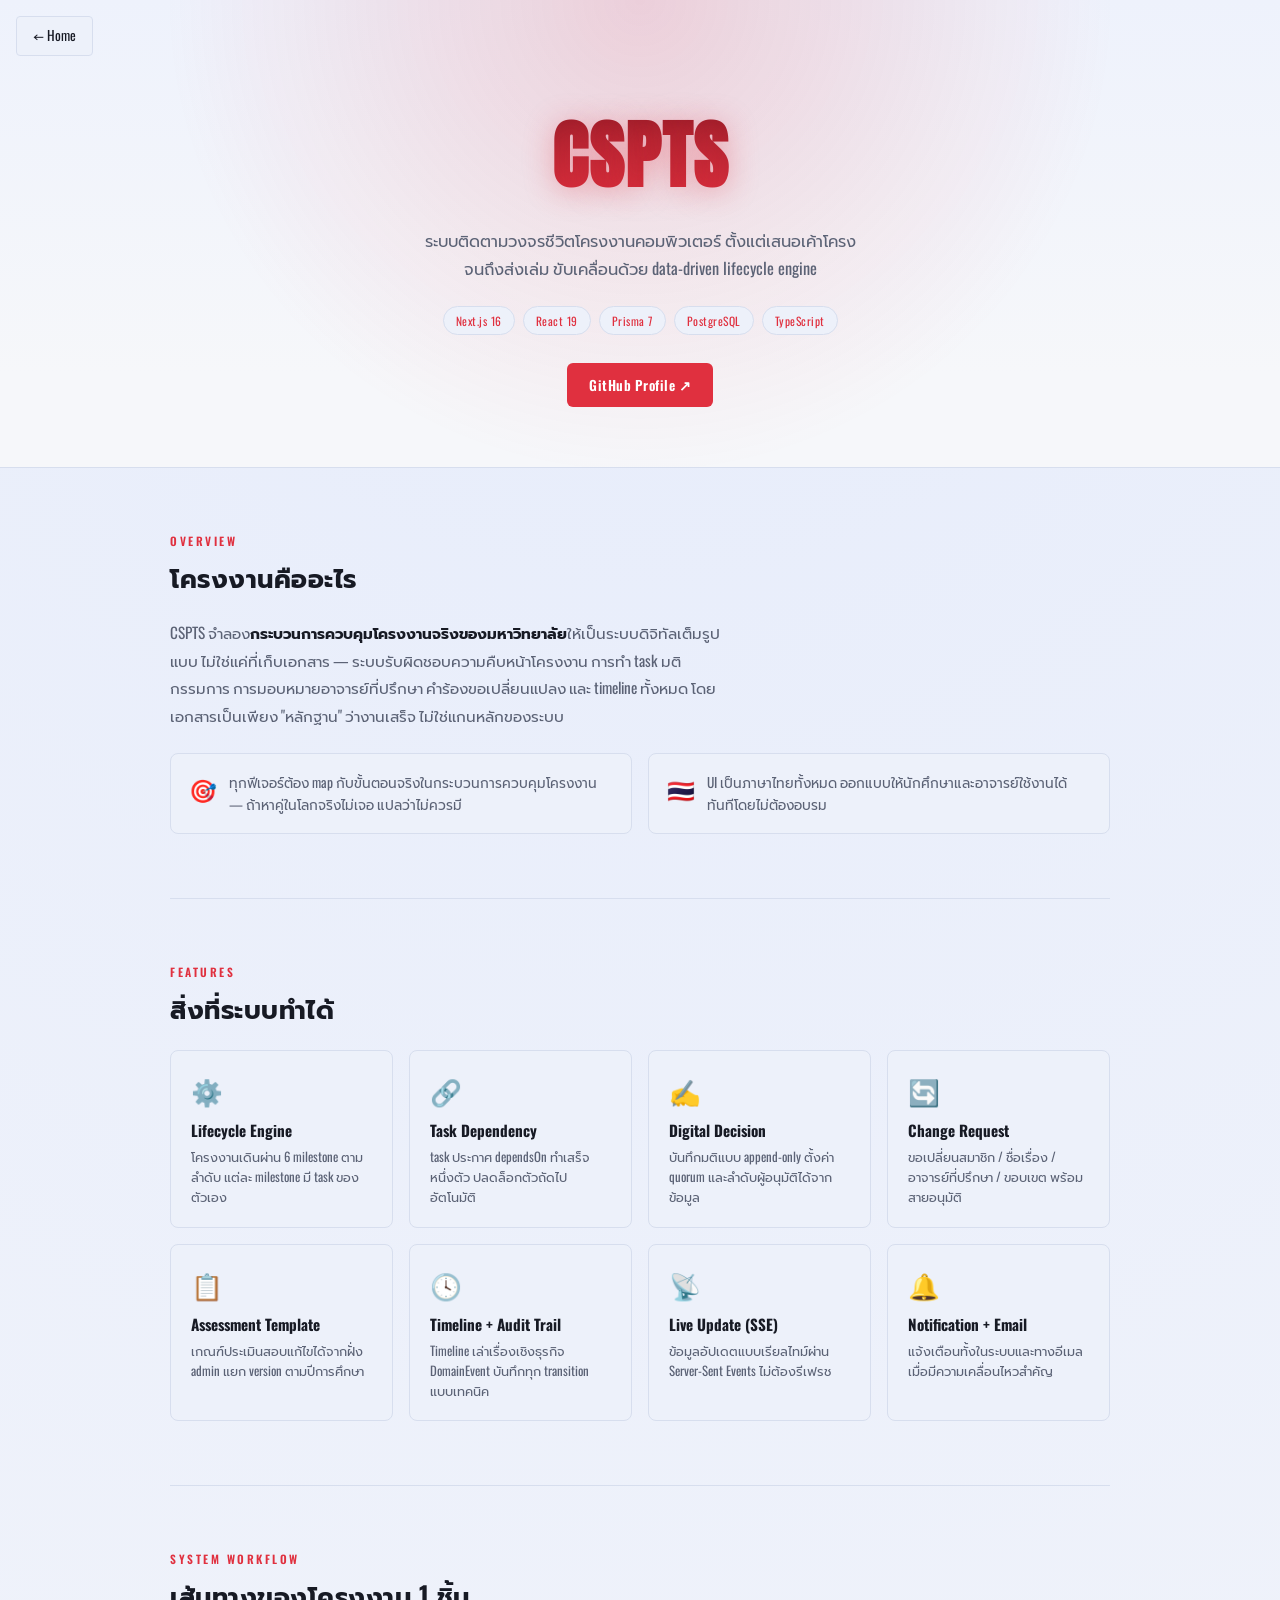
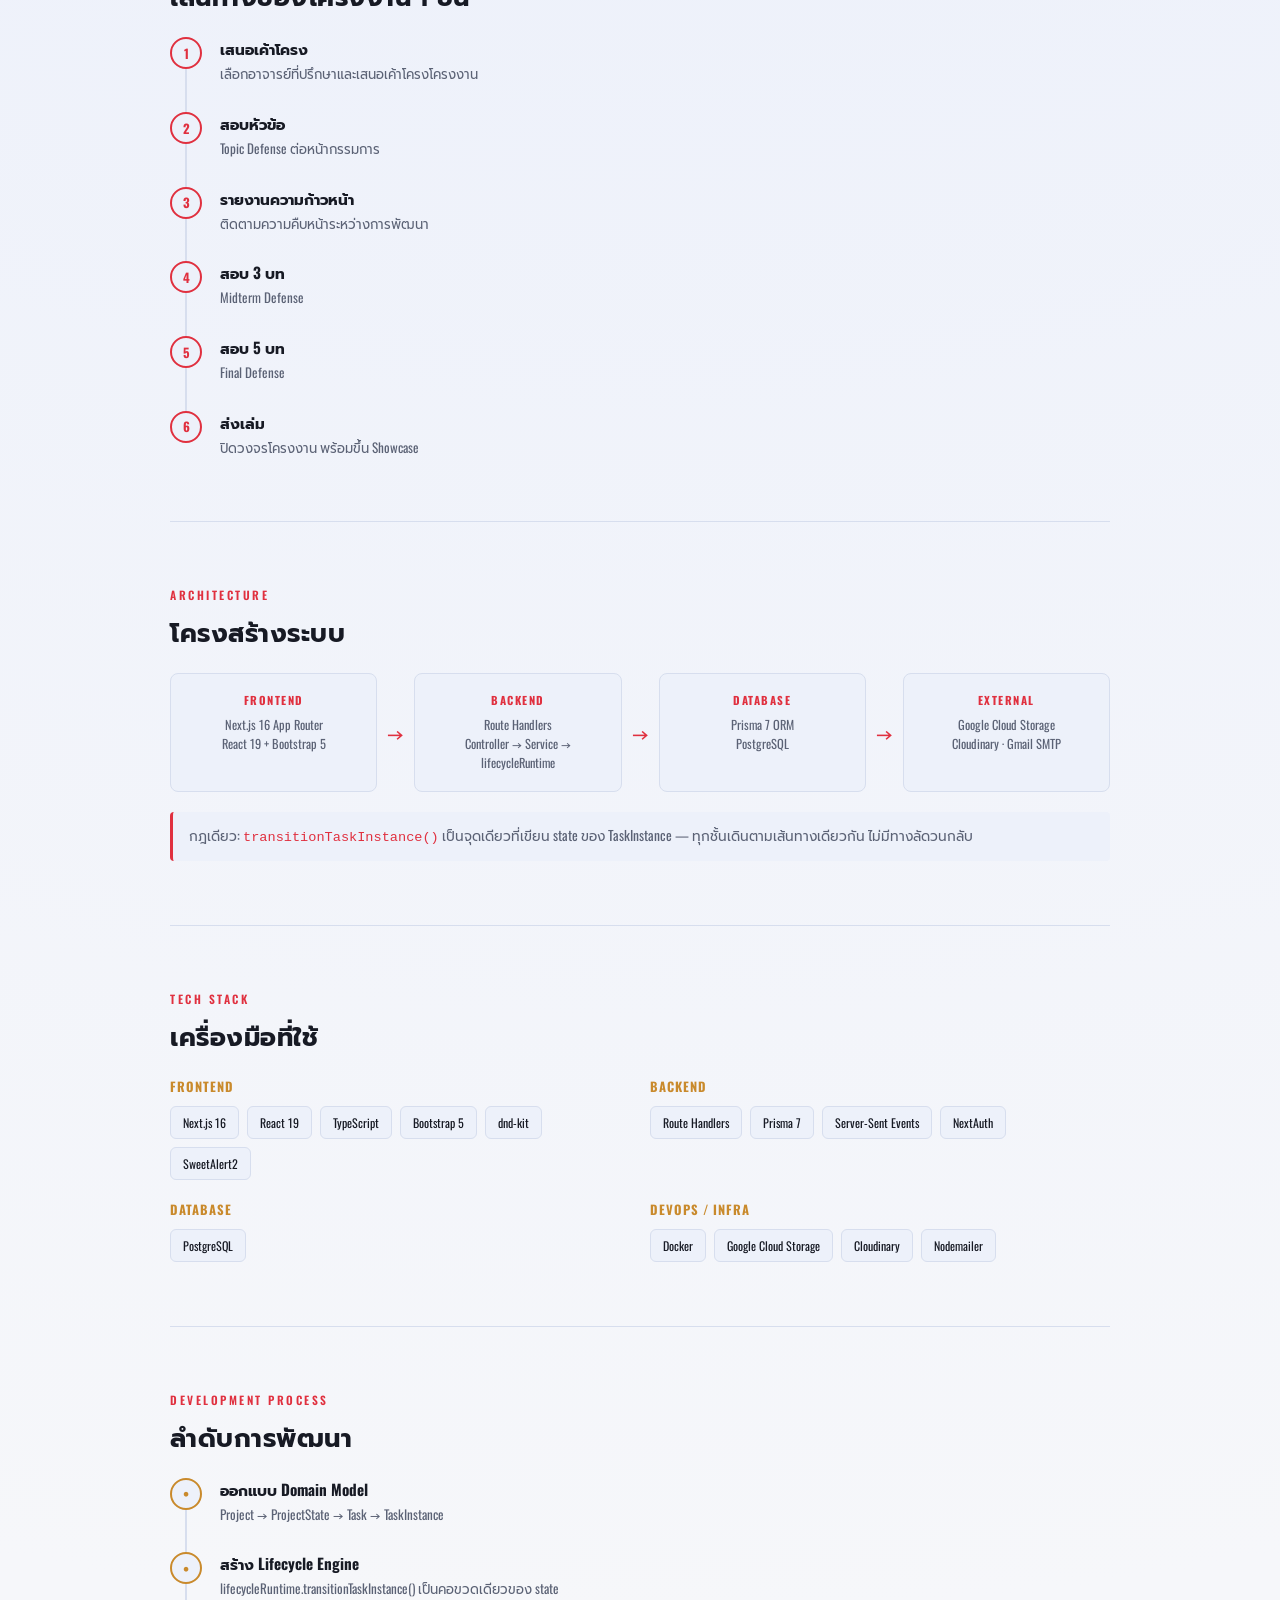
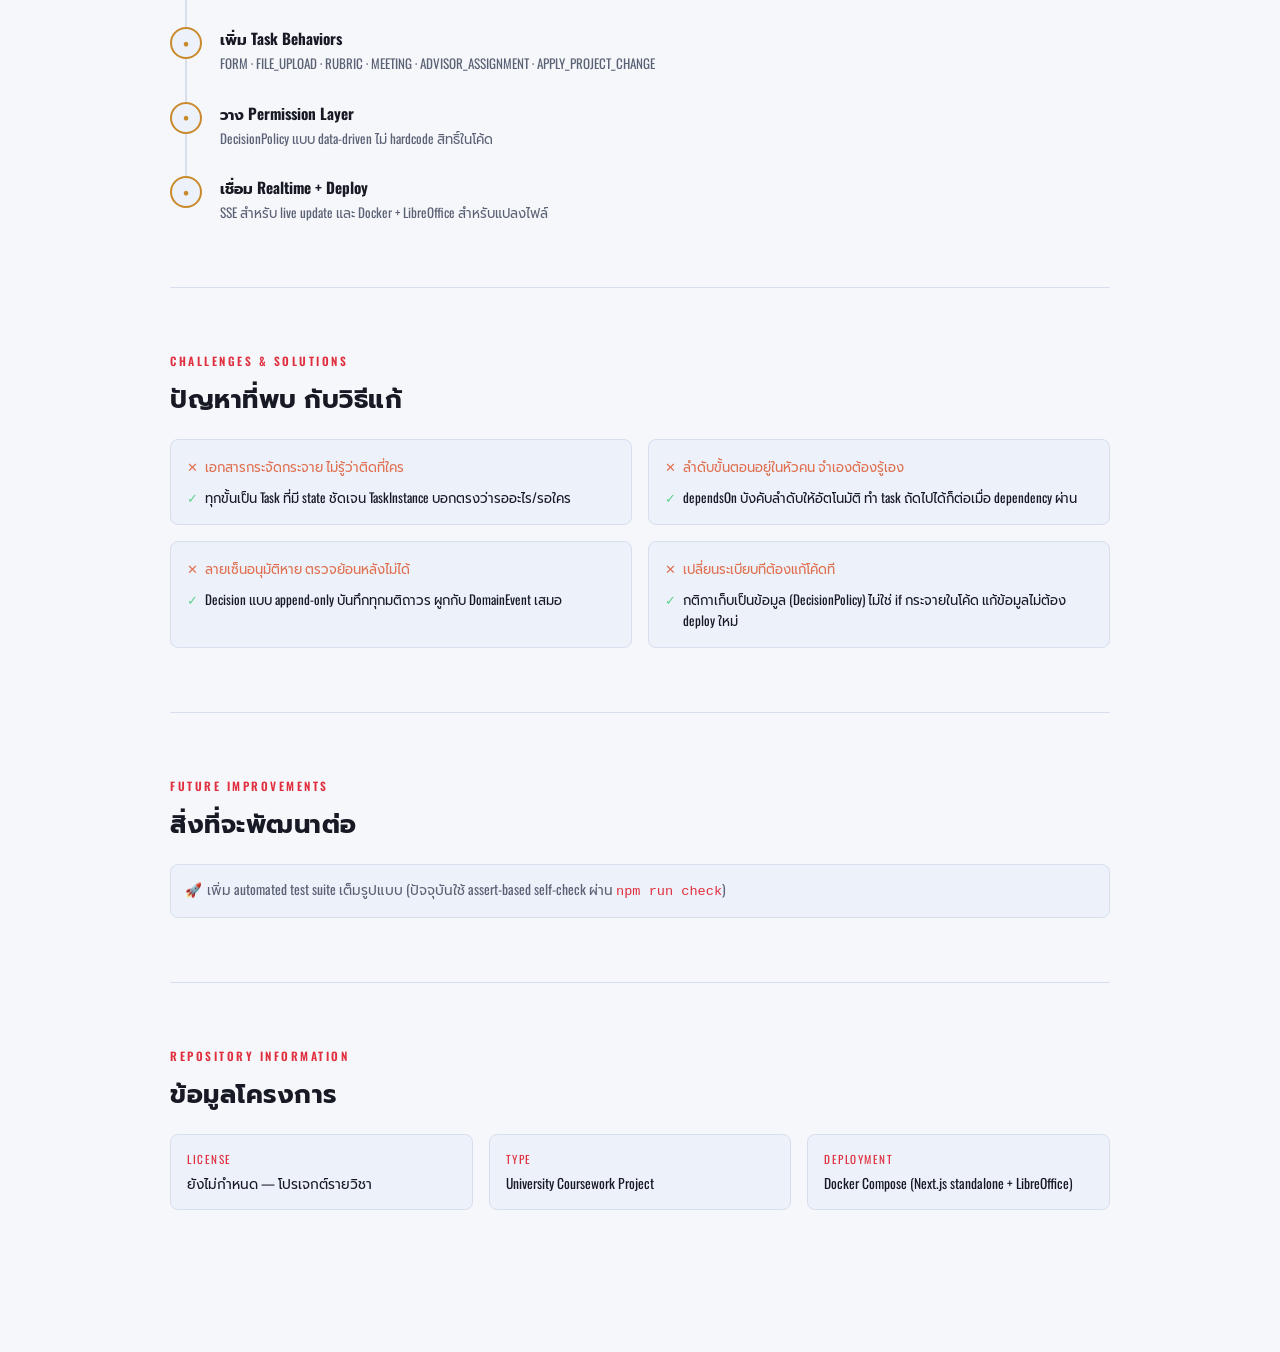
<file: pages/project-cspts.html>
<!DOCTYPE html>
<html lang="th">
<head>
<meta charset="UTF-8">
<meta name="viewport" content="width=device-width, initial-scale=1.0">
<title>CSPTS — Project Detail</title>
<link rel="preconnect" href="https://fonts.googleapis.com">
<link rel="preconnect" href="https://fonts.gstatic.com" crossorigin>
<link href="https://fonts.googleapis.com/css2?family=Anton&family=Oswald:wght@400;500;600;700&family=Prompt:wght@300;400;500;600;700&display=swap" rel="stylesheet">
<link rel="icon" type="image/png" href="../assess/image/logo.png">
<link rel="stylesheet" href="../assess/css/style.css">
<link rel="stylesheet" href="../assess/css/project-detail.css">
</head>
<body>

<a href="../index.html" class="pd-back">← Home</a>

<!-- 1. HERO -->
<header class="pd-hero" data-reveal>
  <h1 class="pd-hero-title">CSPTS</h1>
  <p class="pd-hero-tagline">ระบบติดตามวงจรชีวิตโครงงานคอมพิวเตอร์ ตั้งแต่เสนอเค้าโครงจนถึงส่งเล่ม ขับเคลื่อนด้วย data-driven lifecycle engine</p>
  <div class="pd-hero-stack">
    <span>Next.js 16</span><span>React 19</span><span>Prisma 7</span><span>PostgreSQL</span><span>TypeScript</span>
  </div>
  <div class="pd-hero-links">
    <a href="https://github.com/Blueksky01" target="_blank" rel="noopener" class="pd-btn pd-btn-primary">GitHub Profile ↗</a>
  </div>
</header>

<main>

  <!-- 2. OVERVIEW -->
  <section class="pd-section" data-reveal>
    <p class="pd-eyebrow">Overview</p>
    <h2 class="pd-heading">โครงงานคืออะไร</h2>
    <p class="pd-lead">CSPTS จำลอง<strong>กระบวนการควบคุมโครงงานจริงของมหาวิทยาลัย</strong>ให้เป็นระบบดิจิทัลเต็มรูปแบบ ไม่ใช่แค่ที่เก็บเอกสาร — ระบบรับผิดชอบความคืบหน้าโครงงาน การทำ task มติกรรมการ การมอบหมายอาจารย์ที่ปรึกษา คำร้องขอเปลี่ยนแปลง และ timeline ทั้งหมด โดยเอกสารเป็นเพียง "หลักฐาน" ว่างานเสร็จ ไม่ใช่แกนหลักของระบบ</p>
    <div class="pd-grid-2" data-stagger>
      <div class="pd-mini-card"><span class="pd-mini-icon">🎯</span><p>ทุกฟีเจอร์ต้อง map กับขั้นตอนจริงในกระบวนการควบคุมโครงงาน — ถ้าหาคู่ในโลกจริงไม่เจอ แปลว่าไม่ควรมี</p></div>
      <div class="pd-mini-card"><span class="pd-mini-icon">🇹🇭</span><p>UI เป็นภาษาไทยทั้งหมด ออกแบบให้นักศึกษาและอาจารย์ใช้งานได้ทันทีโดยไม่ต้องอบรม</p></div>
    </div>
  </section>

  <!-- 3. FEATURES -->
  <section class="pd-section" data-reveal>
    <p class="pd-eyebrow">Features</p>
    <h2 class="pd-heading">สิ่งที่ระบบทำได้</h2>
    <div class="pd-feature-grid" data-stagger>
      <div class="pd-feature-card"><span class="pd-feature-icon">⚙️</span><h3>Lifecycle Engine</h3><p>โครงงานเดินผ่าน 6 milestone ตามลำดับ แต่ละ milestone มี task ของตัวเอง</p></div>
      <div class="pd-feature-card"><span class="pd-feature-icon">🔗</span><h3>Task Dependency</h3><p>task ประกาศ dependsOn ทำเสร็จหนึ่งตัว ปลดล็อกตัวถัดไปอัตโนมัติ</p></div>
      <div class="pd-feature-card"><span class="pd-feature-icon">✍️</span><h3>Digital Decision</h3><p>บันทึกมติแบบ append-only ตั้งค่า quorum และลำดับผู้อนุมัติได้จากข้อมูล</p></div>
      <div class="pd-feature-card"><span class="pd-feature-icon">🔄</span><h3>Change Request</h3><p>ขอเปลี่ยนสมาชิก / ชื่อเรื่อง / อาจารย์ที่ปรึกษา / ขอบเขต พร้อมสายอนุมัติ</p></div>
      <div class="pd-feature-card"><span class="pd-feature-icon">📋</span><h3>Assessment Template</h3><p>เกณฑ์ประเมินสอบแก้ไขได้จากฝั่ง admin แยก version ตามปีการศึกษา</p></div>
      <div class="pd-feature-card"><span class="pd-feature-icon">🕓</span><h3>Timeline + Audit Trail</h3><p>Timeline เล่าเรื่องเชิงธุรกิจ DomainEvent บันทึกทุก transition แบบเทคนิค</p></div>
      <div class="pd-feature-card"><span class="pd-feature-icon">📡</span><h3>Live Update (SSE)</h3><p>ข้อมูลอัปเดตแบบเรียลไทม์ผ่าน Server-Sent Events ไม่ต้องรีเฟรช</p></div>
      <div class="pd-feature-card"><span class="pd-feature-icon">🔔</span><h3>Notification + Email</h3><p>แจ้งเตือนทั้งในระบบและทางอีเมลเมื่อมีความเคลื่อนไหวสำคัญ</p></div>
    </div>
  </section>

  <!-- 4. SYSTEM WORKFLOW -->
  <section class="pd-section" data-reveal>
    <p class="pd-eyebrow">System Workflow</p>
    <h2 class="pd-heading">เส้นทางของโครงงาน 1 ชิ้น</h2>
    <ol class="pd-timeline" data-stagger>
      <li><span class="pd-tl-dot">1</span><div><h3>เสนอเค้าโครง</h3><p>เลือกอาจารย์ที่ปรึกษาและเสนอเค้าโครงโครงงาน</p></div></li>
      <li><span class="pd-tl-dot">2</span><div><h3>สอบหัวข้อ</h3><p>Topic Defense ต่อหน้ากรรมการ</p></div></li>
      <li><span class="pd-tl-dot">3</span><div><h3>รายงานความก้าวหน้า</h3><p>ติดตามความคืบหน้าระหว่างการพัฒนา</p></div></li>
      <li><span class="pd-tl-dot">4</span><div><h3>สอบ 3 บท</h3><p>Midterm Defense</p></div></li>
      <li><span class="pd-tl-dot">5</span><div><h3>สอบ 5 บท</h3><p>Final Defense</p></div></li>
      <li><span class="pd-tl-dot">6</span><div><h3>ส่งเล่ม</h3><p>ปิดวงจรโครงงาน พร้อมขึ้น Showcase</p></div></li>
    </ol>
  </section>

  <!-- 5. ARCHITECTURE -->
  <section class="pd-section" data-reveal>
    <p class="pd-eyebrow">Architecture</p>
    <h2 class="pd-heading">โครงสร้างระบบ</h2>
    <div class="pd-arch-flow" data-stagger>
      <div class="pd-arch-box"><span>Frontend</span><p>Next.js 16 App Router<br>React 19 + Bootstrap 5</p></div>
      <div class="pd-arch-arrow">→</div>
      <div class="pd-arch-box"><span>Backend</span><p>Route Handlers<br>Controller → Service → lifecycleRuntime</p></div>
      <div class="pd-arch-arrow">→</div>
      <div class="pd-arch-box"><span>Database</span><p>Prisma 7 ORM<br>PostgreSQL</p></div>
      <div class="pd-arch-arrow">→</div>
      <div class="pd-arch-box"><span>External</span><p>Google Cloud Storage<br>Cloudinary · Gmail SMTP</p></div>
    </div>
    <p class="pd-note">กฎเดียว: <code>transitionTaskInstance()</code> เป็นจุดเดียวที่เขียน state ของ TaskInstance — ทุกชั้นเดินตามเส้นทางเดียวกัน ไม่มีทางลัดวนกลับ</p>
  </section>

  <!-- 6. TECH STACK -->
  <section class="pd-section" data-reveal>
    <p class="pd-eyebrow">Tech Stack</p>
    <h2 class="pd-heading">เครื่องมือที่ใช้</h2>
    <div class="pd-stack-groups" data-stagger>
      <div class="pd-stack-group"><h3>Frontend</h3><div class="pd-badges"><span>Next.js 16</span><span>React 19</span><span>TypeScript</span><span>Bootstrap 5</span><span>dnd-kit</span><span>SweetAlert2</span></div></div>
      <div class="pd-stack-group"><h3>Backend</h3><div class="pd-badges"><span>Route Handlers</span><span>Prisma 7</span><span>Server-Sent Events</span><span>NextAuth</span></div></div>
      <div class="pd-stack-group"><h3>Database</h3><div class="pd-badges"><span>PostgreSQL</span></div></div>
      <div class="pd-stack-group"><h3>DevOps / Infra</h3><div class="pd-badges"><span>Docker</span><span>Google Cloud Storage</span><span>Cloudinary</span><span>Nodemailer</span></div></div>
    </div>
  </section>

  <!-- 7. DEVELOPMENT PROCESS -->
  <section class="pd-section" data-reveal>
    <p class="pd-eyebrow">Development Process</p>
    <h2 class="pd-heading">ลำดับการพัฒนา</h2>
    <ol class="pd-timeline pd-timeline-alt" data-stagger>
      <li><span class="pd-tl-dot">•</span><div><h3>ออกแบบ Domain Model</h3><p>Project → ProjectState → Task → TaskInstance</p></div></li>
      <li><span class="pd-tl-dot">•</span><div><h3>สร้าง Lifecycle Engine</h3><p>lifecycleRuntime.transitionTaskInstance() เป็นคอขวดเดียวของ state</p></div></li>
      <li><span class="pd-tl-dot">•</span><div><h3>เพิ่ม Task Behaviors</h3><p>FORM · FILE_UPLOAD · RUBRIC · MEETING · ADVISOR_ASSIGNMENT · APPLY_PROJECT_CHANGE</p></div></li>
      <li><span class="pd-tl-dot">•</span><div><h3>วาง Permission Layer</h3><p>DecisionPolicy แบบ data-driven ไม่ hardcode สิทธิ์ในโค้ด</p></div></li>
      <li><span class="pd-tl-dot">•</span><div><h3>เชื่อม Realtime + Deploy</h3><p>SSE สำหรับ live update และ Docker + LibreOffice สำหรับแปลงไฟล์</p></div></li>
    </ol>
  </section>

  <!-- 8. CHALLENGES & SOLUTIONS -->
  <section class="pd-section" data-reveal>
    <p class="pd-eyebrow">Challenges & Solutions</p>
    <h2 class="pd-heading">ปัญหาที่พบ กับวิธีแก้</h2>
    <div class="pd-cs-grid" data-stagger>
      <div class="pd-cs-card"><p class="pd-cs-before">เอกสารกระจัดกระจาย ไม่รู้ว่าติดที่ใคร</p><p class="pd-cs-after">ทุกขั้นเป็น Task ที่มี state ชัดเจน TaskInstance บอกตรงว่ารออะไร/รอใคร</p></div>
      <div class="pd-cs-card"><p class="pd-cs-before">ลำดับขั้นตอนอยู่ในหัวคน จำเองต้องรู้เอง</p><p class="pd-cs-after">dependsOn บังคับลำดับให้อัตโนมัติ ทำ task ถัดไปได้ก็ต่อเมื่อ dependency ผ่าน</p></div>
      <div class="pd-cs-card"><p class="pd-cs-before">ลายเซ็นอนุมัติหาย ตรวจย้อนหลังไม่ได้</p><p class="pd-cs-after">Decision แบบ append-only บันทึกทุกมติถาวร ผูกกับ DomainEvent เสมอ</p></div>
      <div class="pd-cs-card"><p class="pd-cs-before">เปลี่ยนระเบียบทีต้องแก้โค้ดที</p><p class="pd-cs-after">กติกาเก็บเป็นข้อมูล (DecisionPolicy) ไม่ใช่ if กระจายในโค้ด แก้ข้อมูลไม่ต้อง deploy ใหม่</p></div>
    </div>
  </section>

  <!-- 9. FUTURE IMPROVEMENTS -->
  <section class="pd-section" data-reveal>
    <p class="pd-eyebrow">Future Improvements</p>
    <h2 class="pd-heading">สิ่งที่จะพัฒนาต่อ</h2>
    <ul class="pd-future-list" data-stagger>
      <li>เพิ่ม automated test suite เต็มรูปแบบ (ปัจจุบันใช้ assert-based self-check ผ่าน <code>npm run check</code>)</li>
    </ul>
  </section>

  <!-- 10. REPOSITORY INFO -->
  <section class="pd-section" data-reveal>
    <p class="pd-eyebrow">Repository Information</p>
    <h2 class="pd-heading">ข้อมูลโครงการ</h2>
    <div class="pd-repo-grid" data-stagger>
      <div class="pd-repo-card"><span>License</span><p>ยังไม่กำหนด — โปรเจกต์รายวิชา</p></div>
      <div class="pd-repo-card"><span>Type</span><p>University Coursework Project</p></div>
      <div class="pd-repo-card"><span>Deployment</span><p>Docker Compose (Next.js standalone + LibreOffice)</p></div>
    </div>
  </section>

</main>

<script src="../assess/js/project-detail.js"></script>
</body>
</html>
</file>
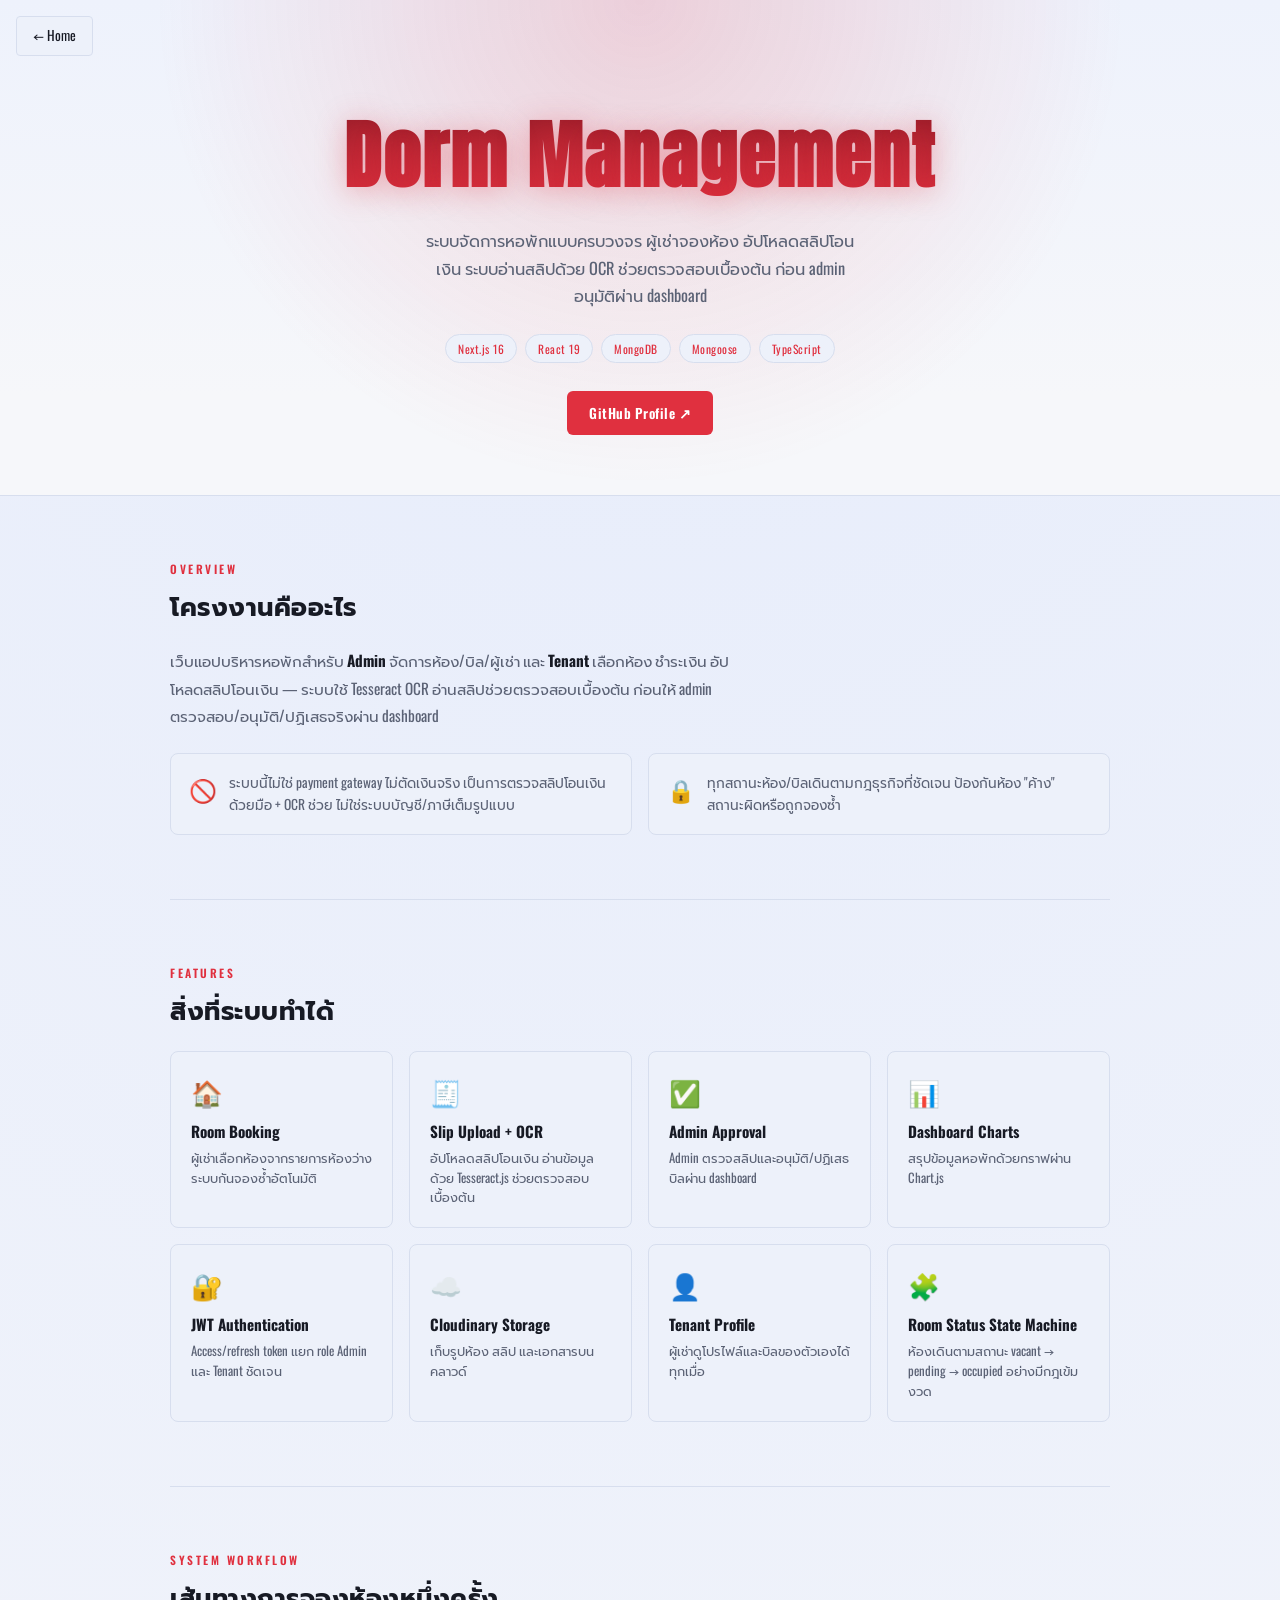
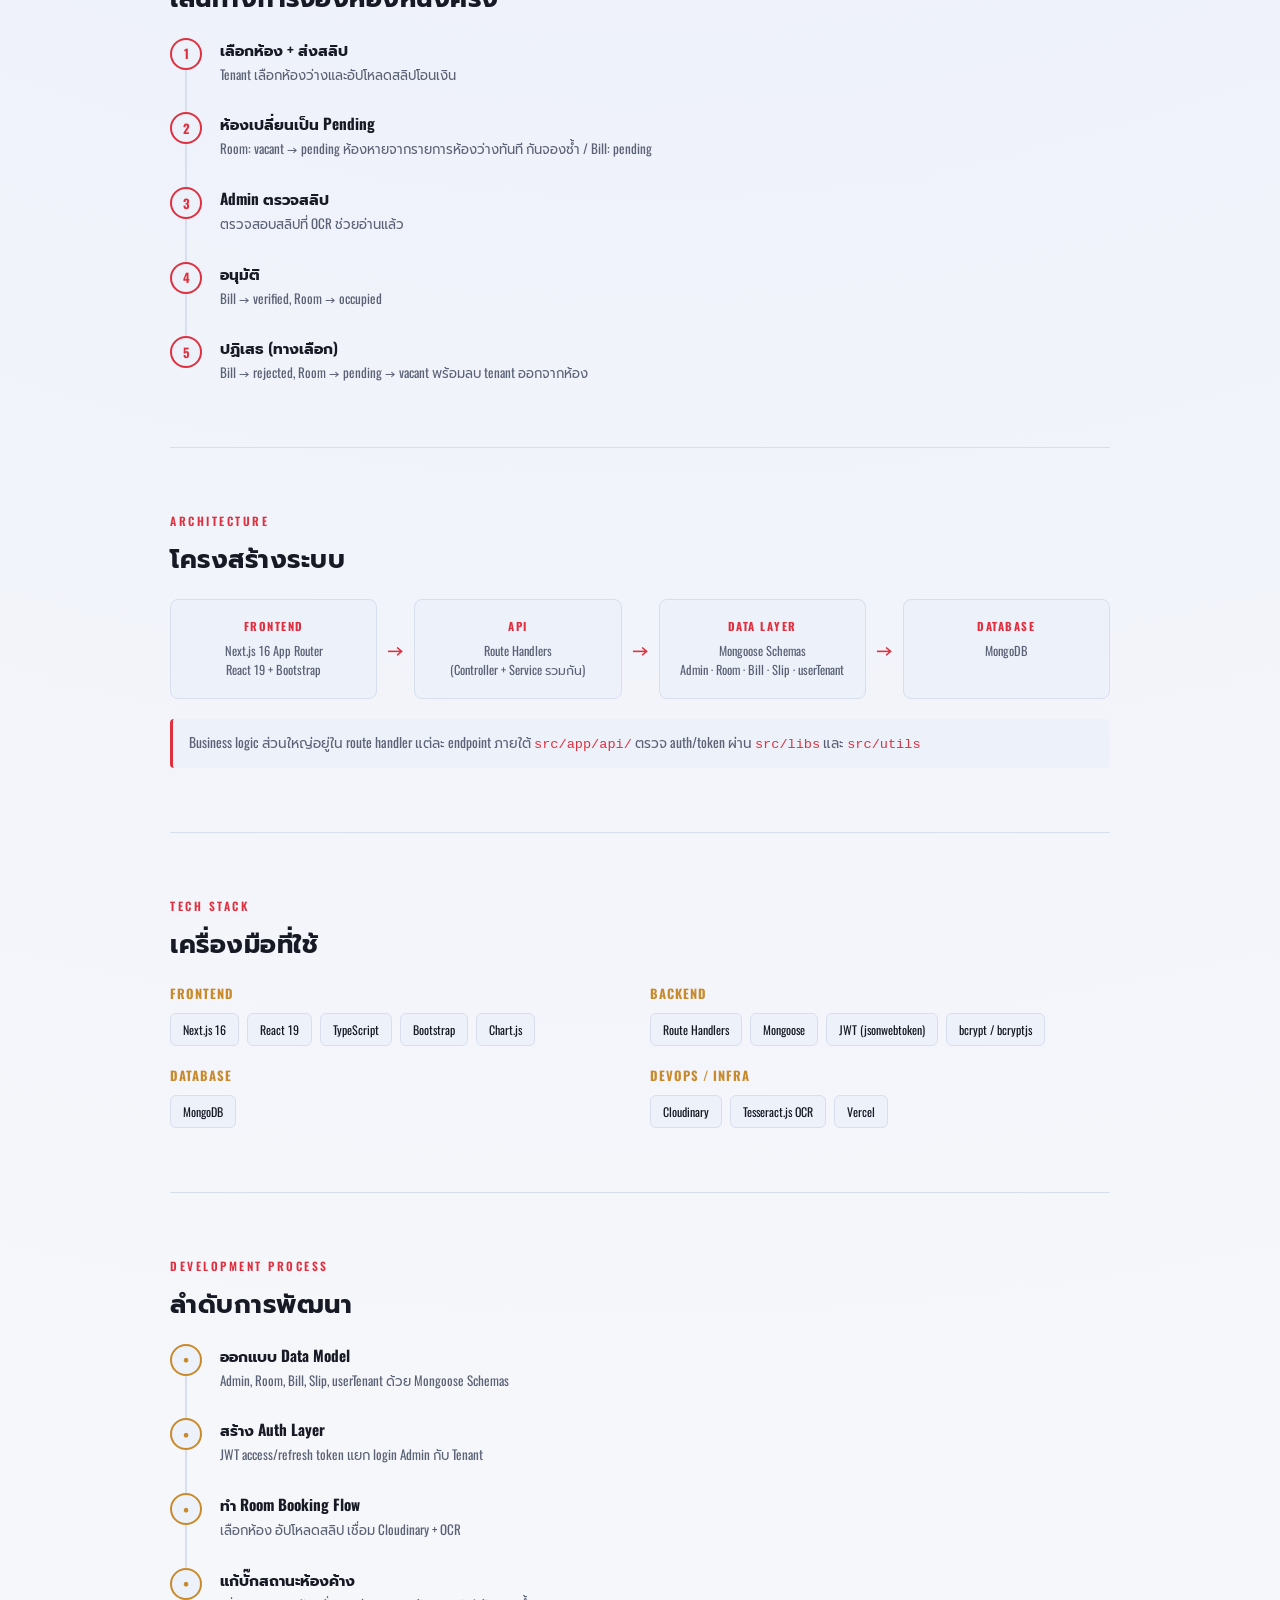
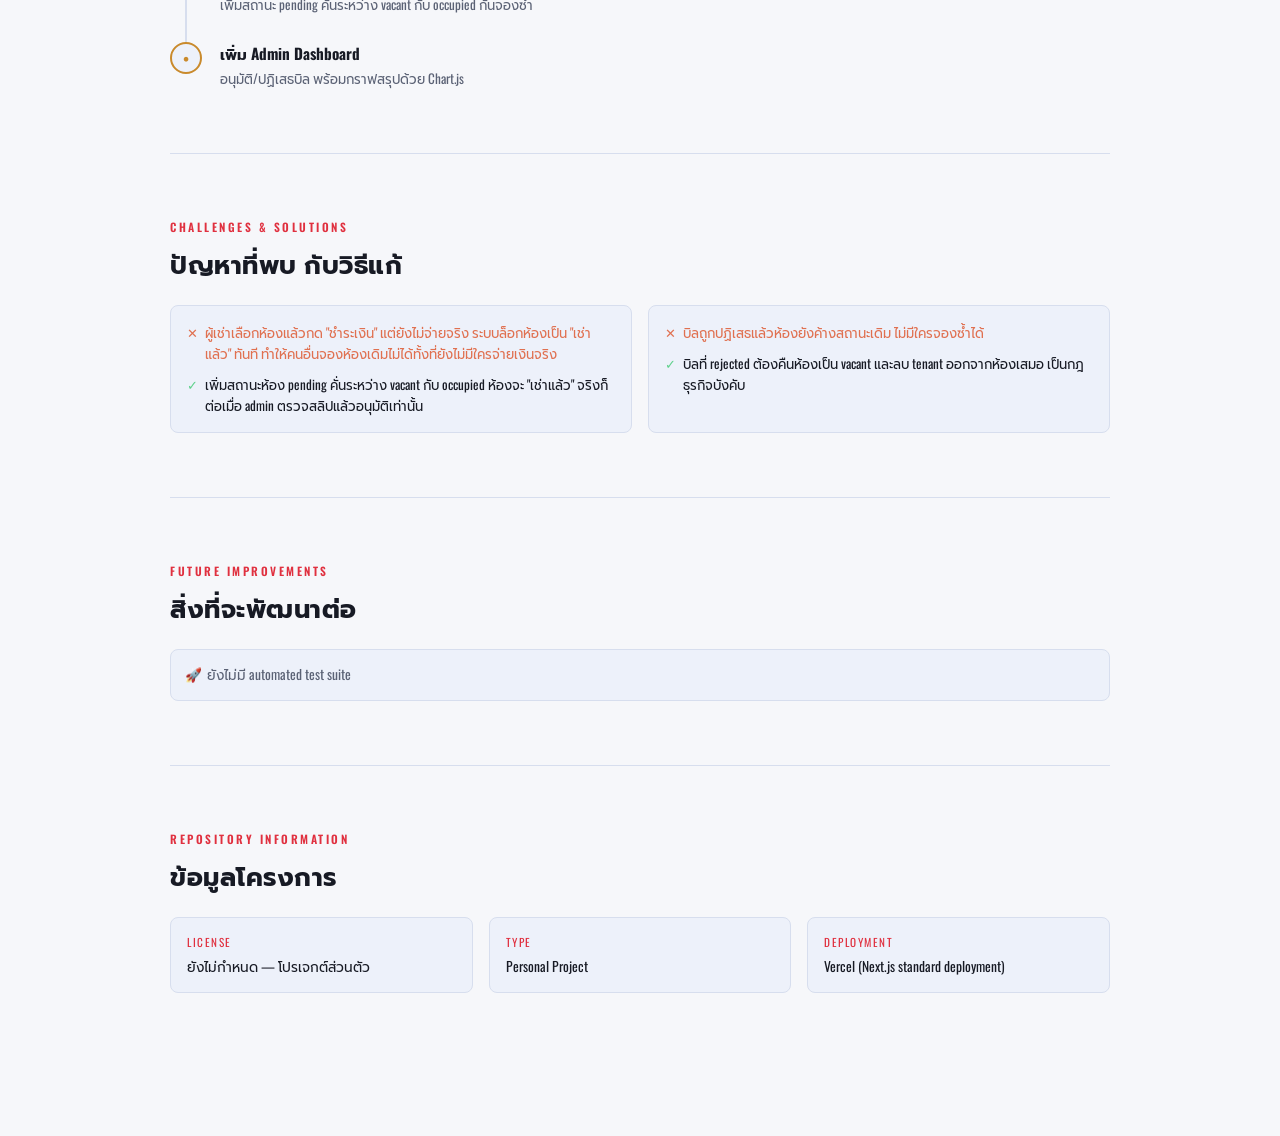
<file: pages/project-dorm.html>
<!DOCTYPE html>
<html lang="th">
<head>
<meta charset="UTF-8">
<meta name="viewport" content="width=device-width, initial-scale=1.0">
<title>Dorm Management — Project Detail</title>
<link rel="preconnect" href="https://fonts.googleapis.com">
<link rel="preconnect" href="https://fonts.gstatic.com" crossorigin>
<link href="https://fonts.googleapis.com/css2?family=Anton&family=Oswald:wght@400;500;600;700&family=Prompt:wght@300;400;500;600;700&display=swap" rel="stylesheet">
<link rel="icon" type="image/png" href="../assess/image/logo.png">
<link rel="stylesheet" href="../assess/css/style.css">
<link rel="stylesheet" href="../assess/css/project-detail.css">
</head>
<body>

<a href="../index.html" class="pd-back">← Home</a>

<!-- 1. HERO -->
<header class="pd-hero" data-reveal>
  <h1 class="pd-hero-title">Dorm Management</h1>
  <p class="pd-hero-tagline">ระบบจัดการหอพักแบบครบวงจร ผู้เช่าจองห้อง อัปโหลดสลิปโอนเงิน ระบบอ่านสลิปด้วย OCR ช่วยตรวจสอบเบื้องต้น ก่อน admin อนุมัติผ่าน dashboard</p>
  <div class="pd-hero-stack">
    <span>Next.js 16</span><span>React 19</span><span>MongoDB</span><span>Mongoose</span><span>TypeScript</span>
  </div>
  <div class="pd-hero-links">
    <a href="https://github.com/Blueksky01" target="_blank" rel="noopener" class="pd-btn pd-btn-primary">GitHub Profile ↗</a>
  </div>
</header>

<main>

  <!-- 2. OVERVIEW -->
  <section class="pd-section" data-reveal>
    <p class="pd-eyebrow">Overview</p>
    <h2 class="pd-heading">โครงงานคืออะไร</h2>
    <p class="pd-lead">เว็บแอปบริหารหอพักสำหรับ <strong>Admin</strong> จัดการห้อง/บิล/ผู้เช่า และ <strong>Tenant</strong> เลือกห้อง ชำระเงิน อัปโหลดสลิปโอนเงิน — ระบบใช้ Tesseract OCR อ่านสลิปช่วยตรวจสอบเบื้องต้น ก่อนให้ admin ตรวจสอบ/อนุมัติ/ปฏิเสธจริงผ่าน dashboard</p>
    <div class="pd-grid-2" data-stagger>
      <div class="pd-mini-card"><span class="pd-mini-icon">🚫</span><p>ระบบนี้ไม่ใช่ payment gateway ไม่ตัดเงินจริง เป็นการตรวจสลิปโอนเงินด้วยมือ + OCR ช่วย ไม่ใช่ระบบบัญชี/ภาษีเต็มรูปแบบ</p></div>
      <div class="pd-mini-card"><span class="pd-mini-icon">🔒</span><p>ทุกสถานะห้อง/บิลเดินตามกฎธุรกิจที่ชัดเจน ป้องกันห้อง "ค้าง" สถานะผิดหรือถูกจองซ้ำ</p></div>
    </div>
  </section>

  <!-- 3. FEATURES -->
  <section class="pd-section" data-reveal>
    <p class="pd-eyebrow">Features</p>
    <h2 class="pd-heading">สิ่งที่ระบบทำได้</h2>
    <div class="pd-feature-grid" data-stagger>
      <div class="pd-feature-card"><span class="pd-feature-icon">🏠</span><h3>Room Booking</h3><p>ผู้เช่าเลือกห้องจากรายการห้องว่าง ระบบกันจองซ้ำอัตโนมัติ</p></div>
      <div class="pd-feature-card"><span class="pd-feature-icon">🧾</span><h3>Slip Upload + OCR</h3><p>อัปโหลดสลิปโอนเงิน อ่านข้อมูลด้วย Tesseract.js ช่วยตรวจสอบเบื้องต้น</p></div>
      <div class="pd-feature-card"><span class="pd-feature-icon">✅</span><h3>Admin Approval</h3><p>Admin ตรวจสลิปและอนุมัติ/ปฏิเสธบิลผ่าน dashboard</p></div>
      <div class="pd-feature-card"><span class="pd-feature-icon">📊</span><h3>Dashboard Charts</h3><p>สรุปข้อมูลหอพักด้วยกราฟผ่าน Chart.js</p></div>
      <div class="pd-feature-card"><span class="pd-feature-icon">🔐</span><h3>JWT Authentication</h3><p>Access/refresh token แยก role Admin และ Tenant ชัดเจน</p></div>
      <div class="pd-feature-card"><span class="pd-feature-icon">☁️</span><h3>Cloudinary Storage</h3><p>เก็บรูปห้อง สลิป และเอกสารบนคลาวด์</p></div>
      <div class="pd-feature-card"><span class="pd-feature-icon">👤</span><h3>Tenant Profile</h3><p>ผู้เช่าดูโปรไฟล์และบิลของตัวเองได้ทุกเมื่อ</p></div>
      <div class="pd-feature-card"><span class="pd-feature-icon">🧩</span><h3>Room Status State Machine</h3><p>ห้องเดินตามสถานะ vacant → pending → occupied อย่างมีกฎเข้มงวด</p></div>
    </div>
  </section>

  <!-- 4. SYSTEM WORKFLOW -->
  <section class="pd-section" data-reveal>
    <p class="pd-eyebrow">System Workflow</p>
    <h2 class="pd-heading">เส้นทางการจองห้องหนึ่งครั้ง</h2>
    <ol class="pd-timeline" data-stagger>
      <li><span class="pd-tl-dot">1</span><div><h3>เลือกห้อง + ส่งสลิป</h3><p>Tenant เลือกห้องว่างและอัปโหลดสลิปโอนเงิน</p></div></li>
      <li><span class="pd-tl-dot">2</span><div><h3>ห้องเปลี่ยนเป็น Pending</h3><p>Room: vacant → pending ห้องหายจากรายการห้องว่างทันที กันจองซ้ำ / Bill: pending</p></div></li>
      <li><span class="pd-tl-dot">3</span><div><h3>Admin ตรวจสลิป</h3><p>ตรวจสอบสลิปที่ OCR ช่วยอ่านแล้ว</p></div></li>
      <li><span class="pd-tl-dot">4</span><div><h3>อนุมัติ</h3><p>Bill → verified, Room → occupied</p></div></li>
      <li><span class="pd-tl-dot">5</span><div><h3>ปฏิเสธ (ทางเลือก)</h3><p>Bill → rejected, Room → pending → vacant พร้อมลบ tenant ออกจากห้อง</p></div></li>
    </ol>
  </section>

  <!-- 5. ARCHITECTURE -->
  <section class="pd-section" data-reveal>
    <p class="pd-eyebrow">Architecture</p>
    <h2 class="pd-heading">โครงสร้างระบบ</h2>
    <div class="pd-arch-flow" data-stagger>
      <div class="pd-arch-box"><span>Frontend</span><p>Next.js 16 App Router<br>React 19 + Bootstrap</p></div>
      <div class="pd-arch-arrow">→</div>
      <div class="pd-arch-box"><span>API</span><p>Route Handlers<br>(Controller + Service รวมกัน)</p></div>
      <div class="pd-arch-arrow">→</div>
      <div class="pd-arch-box"><span>Data Layer</span><p>Mongoose Schemas<br>Admin · Room · Bill · Slip · userTenant</p></div>
      <div class="pd-arch-arrow">→</div>
      <div class="pd-arch-box"><span>Database</span><p>MongoDB</p></div>
    </div>
    <p class="pd-note">Business logic ส่วนใหญ่อยู่ใน route handler แต่ละ endpoint ภายใต้ <code>src/app/api/</code> ตรวจ auth/token ผ่าน <code>src/libs</code> และ <code>src/utils</code></p>
  </section>

  <!-- 6. TECH STACK -->
  <section class="pd-section" data-reveal>
    <p class="pd-eyebrow">Tech Stack</p>
    <h2 class="pd-heading">เครื่องมือที่ใช้</h2>
    <div class="pd-stack-groups" data-stagger>
      <div class="pd-stack-group"><h3>Frontend</h3><div class="pd-badges"><span>Next.js 16</span><span>React 19</span><span>TypeScript</span><span>Bootstrap</span><span>Chart.js</span></div></div>
      <div class="pd-stack-group"><h3>Backend</h3><div class="pd-badges"><span>Route Handlers</span><span>Mongoose</span><span>JWT (jsonwebtoken)</span><span>bcrypt / bcryptjs</span></div></div>
      <div class="pd-stack-group"><h3>Database</h3><div class="pd-badges"><span>MongoDB</span></div></div>
      <div class="pd-stack-group"><h3>DevOps / Infra</h3><div class="pd-badges"><span>Cloudinary</span><span>Tesseract.js OCR</span><span>Vercel</span></div></div>
    </div>
  </section>

  <!-- 7. DEVELOPMENT PROCESS -->
  <section class="pd-section" data-reveal>
    <p class="pd-eyebrow">Development Process</p>
    <h2 class="pd-heading">ลำดับการพัฒนา</h2>
    <ol class="pd-timeline pd-timeline-alt" data-stagger>
      <li><span class="pd-tl-dot">•</span><div><h3>ออกแบบ Data Model</h3><p>Admin, Room, Bill, Slip, userTenant ด้วย Mongoose Schemas</p></div></li>
      <li><span class="pd-tl-dot">•</span><div><h3>สร้าง Auth Layer</h3><p>JWT access/refresh token แยก login Admin กับ Tenant</p></div></li>
      <li><span class="pd-tl-dot">•</span><div><h3>ทำ Room Booking Flow</h3><p>เลือกห้อง อัปโหลดสลิป เชื่อม Cloudinary + OCR</p></div></li>
      <li><span class="pd-tl-dot">•</span><div><h3>แก้บั๊กสถานะห้องค้าง</h3><p>เพิ่มสถานะ pending คั่นระหว่าง vacant กับ occupied กันจองซ้ำ</p></div></li>
      <li><span class="pd-tl-dot">•</span><div><h3>เพิ่ม Admin Dashboard</h3><p>อนุมัติ/ปฏิเสธบิล พร้อมกราฟสรุปด้วย Chart.js</p></div></li>
    </ol>
  </section>

  <!-- 8. CHALLENGES & SOLUTIONS -->
  <section class="pd-section" data-reveal>
    <p class="pd-eyebrow">Challenges & Solutions</p>
    <h2 class="pd-heading">ปัญหาที่พบ กับวิธีแก้</h2>
    <div class="pd-cs-grid" data-stagger>
      <div class="pd-cs-card"><p class="pd-cs-before">ผู้เช่าเลือกห้องแล้วกด "ชำระเงิน" แต่ยังไม่จ่ายจริง ระบบล็อกห้องเป็น "เช่าแล้ว" ทันที ทำให้คนอื่นจองห้องเดิมไม่ได้ทั้งที่ยังไม่มีใครจ่ายเงินจริง</p><p class="pd-cs-after">เพิ่มสถานะห้อง pending คั่นระหว่าง vacant กับ occupied ห้องจะ "เช่าแล้ว" จริงก็ต่อเมื่อ admin ตรวจสลิปแล้วอนุมัติเท่านั้น</p></div>
      <div class="pd-cs-card"><p class="pd-cs-before">บิลถูกปฏิเสธแล้วห้องยังค้างสถานะเดิม ไม่มีใครจองซ้ำได้</p><p class="pd-cs-after">บิลที่ rejected ต้องคืนห้องเป็น vacant และลบ tenant ออกจากห้องเสมอ เป็นกฎธุรกิจบังคับ</p></div>
    </div>
  </section>

  <!-- 9. FUTURE IMPROVEMENTS -->
  <section class="pd-section" data-reveal>
    <p class="pd-eyebrow">Future Improvements</p>
    <h2 class="pd-heading">สิ่งที่จะพัฒนาต่อ</h2>
    <ul class="pd-future-list" data-stagger>
      <li>ยังไม่มี automated test suite</li>
    </ul>
  </section>

  <!-- 10. REPOSITORY INFO -->
  <section class="pd-section" data-reveal>
    <p class="pd-eyebrow">Repository Information</p>
    <h2 class="pd-heading">ข้อมูลโครงการ</h2>
    <div class="pd-repo-grid" data-stagger>
      <div class="pd-repo-card"><span>License</span><p>ยังไม่กำหนด — โปรเจกต์ส่วนตัว</p></div>
      <div class="pd-repo-card"><span>Type</span><p>Personal Project</p></div>
      <div class="pd-repo-card"><span>Deployment</span><p>Vercel (Next.js standard deployment)</p></div>
    </div>
  </section>

</main>

<script src="../assess/js/project-detail.js"></script>
</body>
</html>
</file>
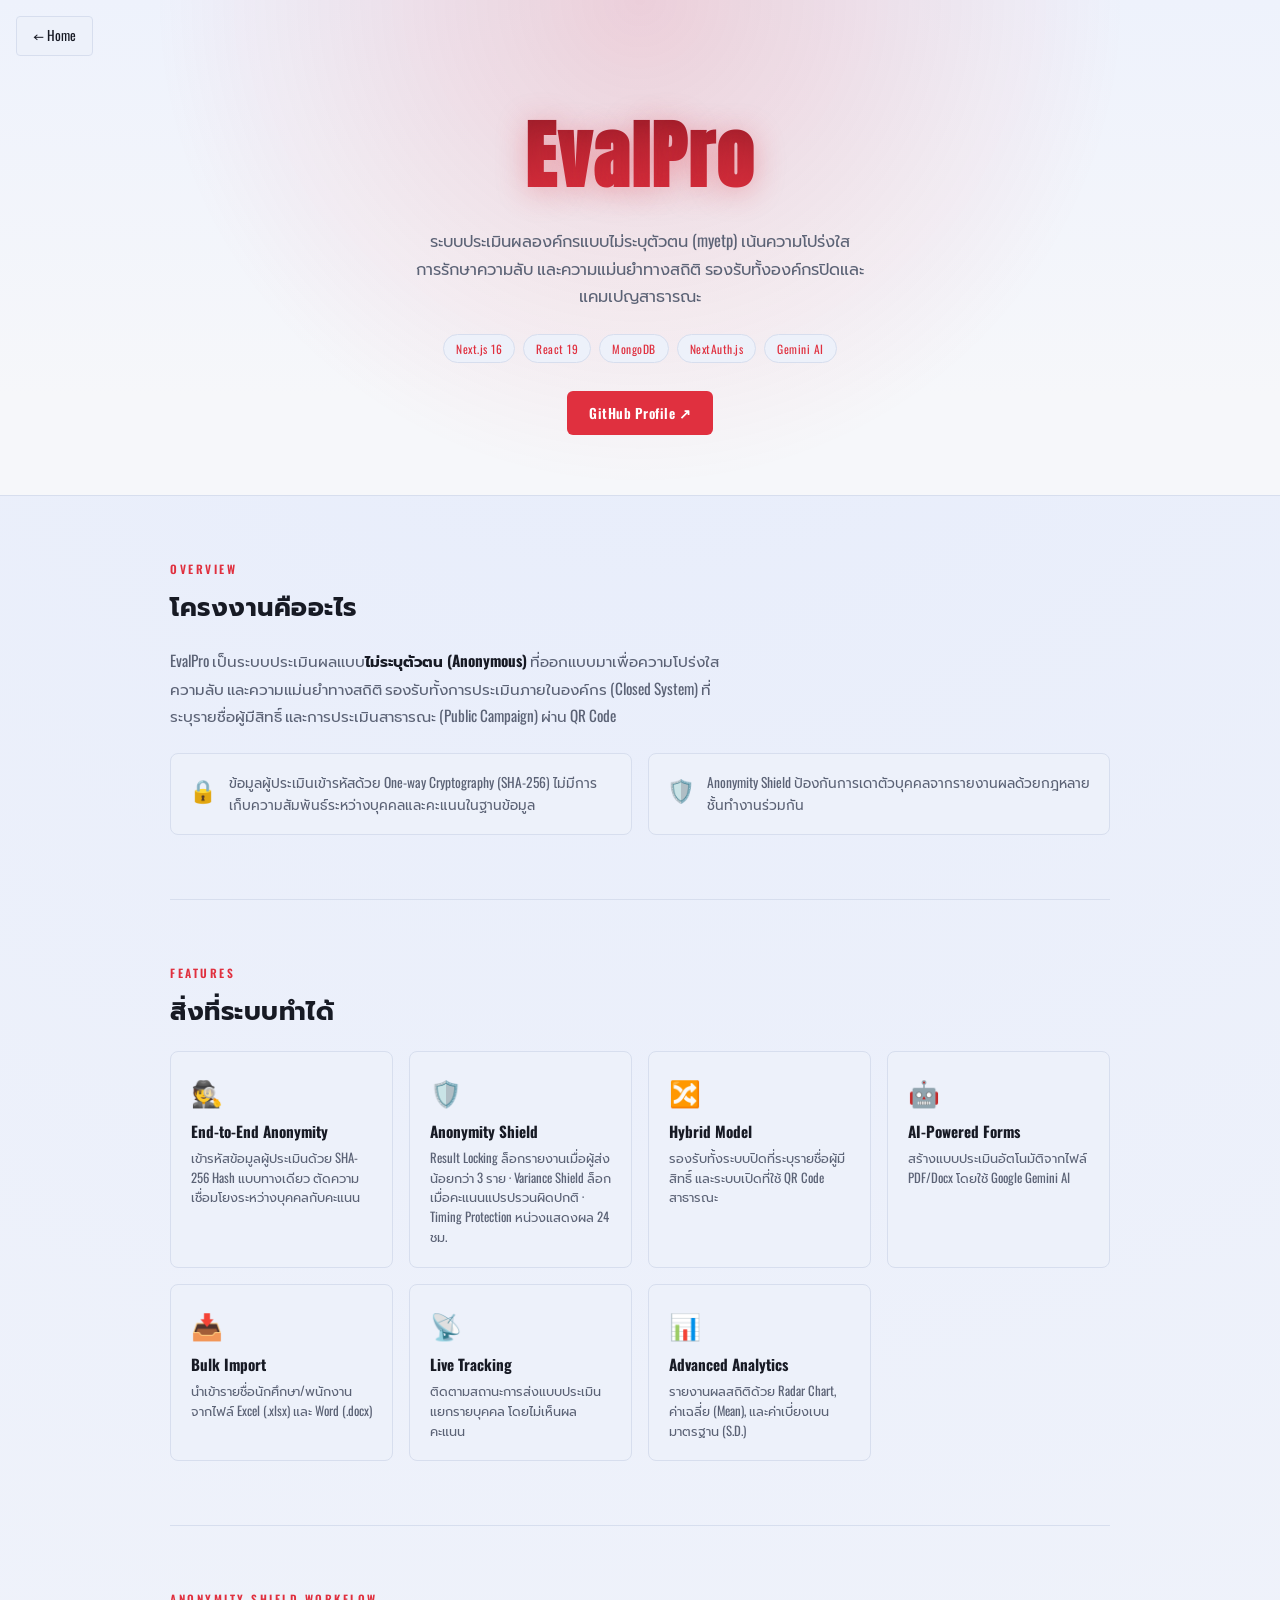
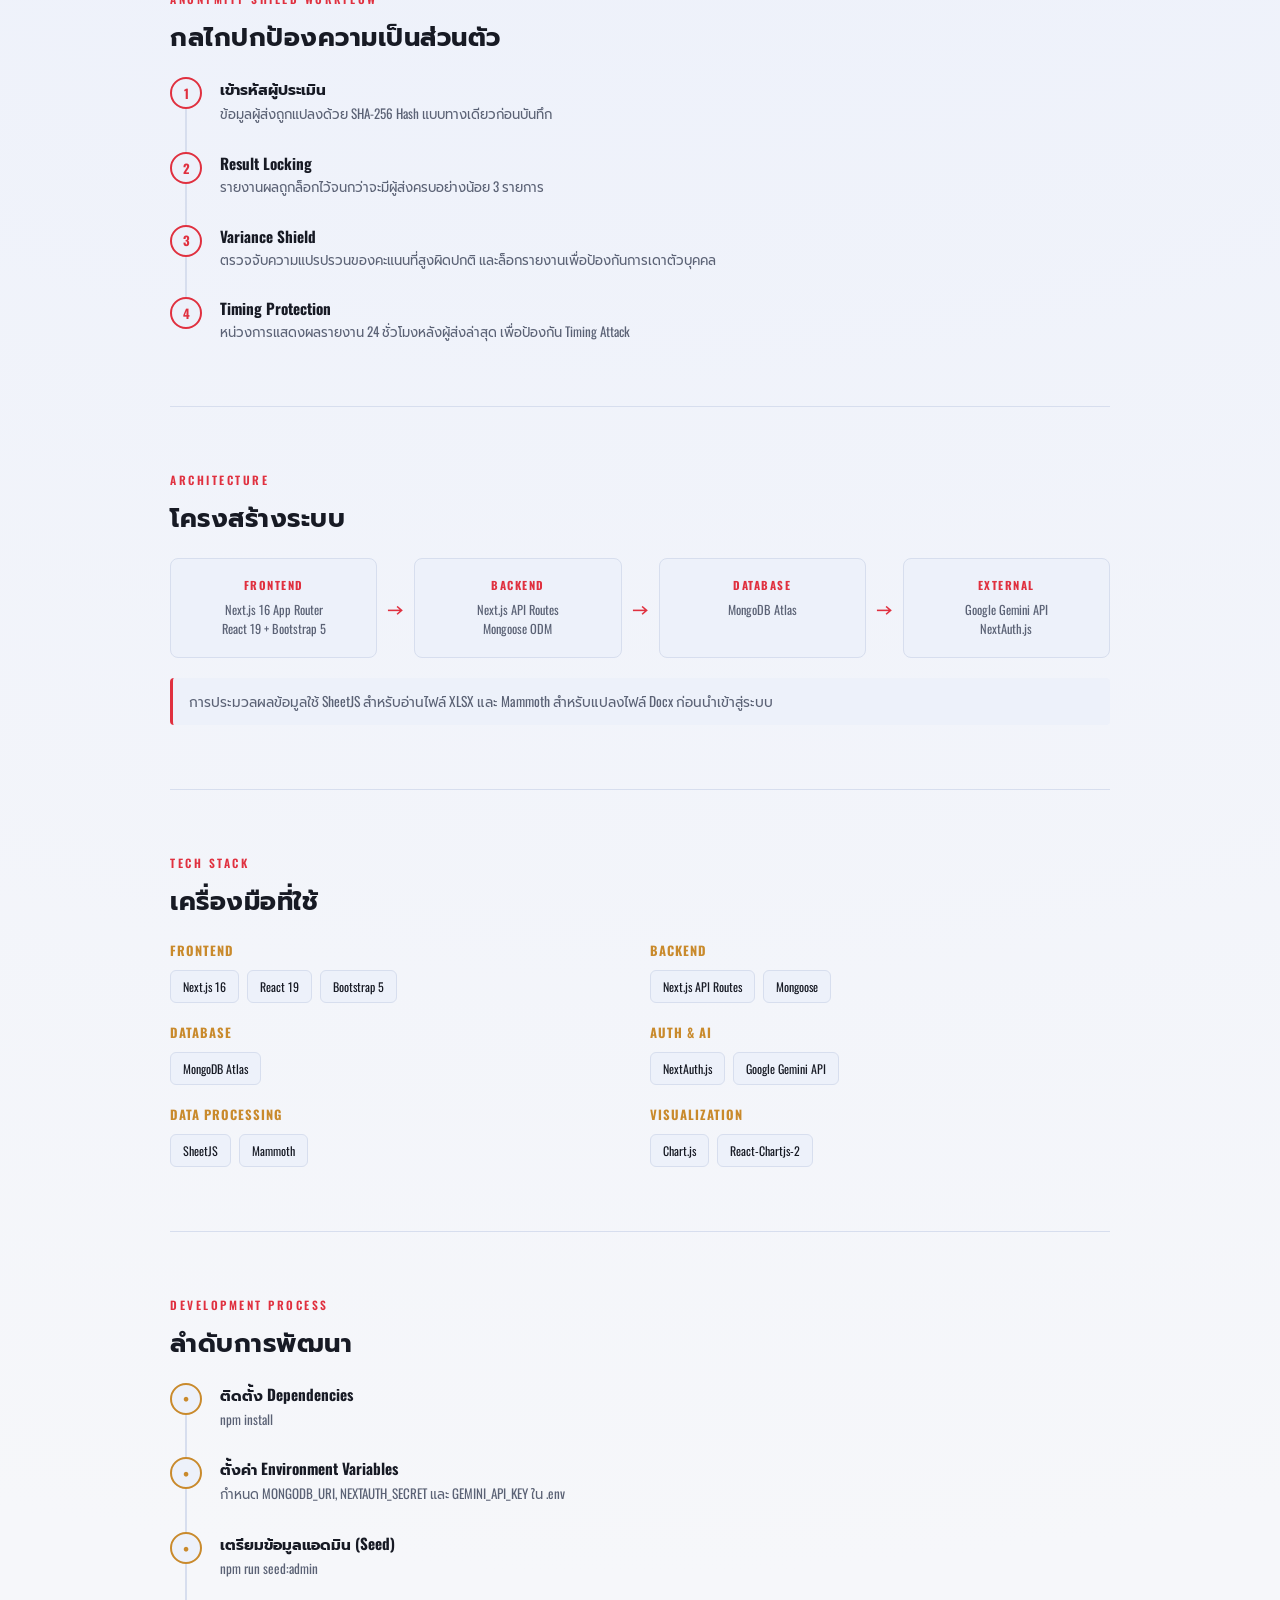
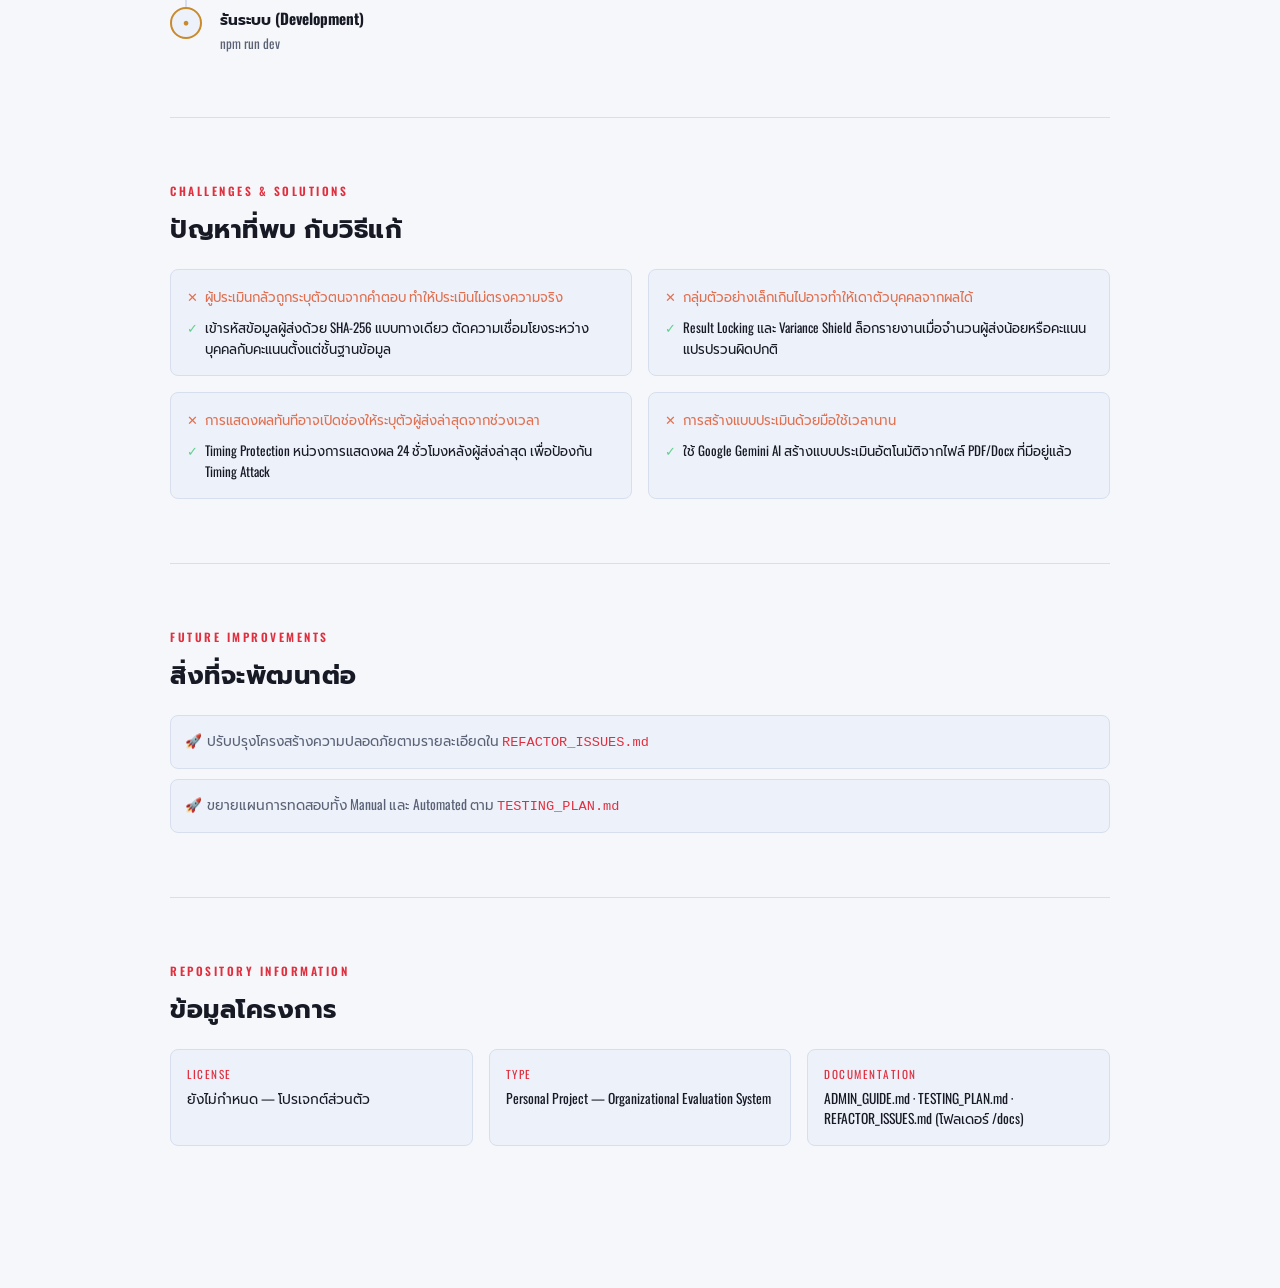
<file: pages/project-evalpro.html>
<!DOCTYPE html>
<html lang="th">
<head>
<meta charset="UTF-8">
<meta name="viewport" content="width=device-width, initial-scale=1.0">
<title>EvalPro — Project Detail</title>
<link rel="preconnect" href="https://fonts.googleapis.com">
<link rel="preconnect" href="https://fonts.gstatic.com" crossorigin>
<link href="https://fonts.googleapis.com/css2?family=Anton&family=Oswald:wght@400;500;600;700&family=Prompt:wght@300;400;500;600;700&display=swap" rel="stylesheet">
<link rel="icon" type="image/png" href="../assess/image/logo.png">
<link rel="stylesheet" href="../assess/css/style.css">
<link rel="stylesheet" href="../assess/css/project-detail.css">
</head>
<body>

<a href="../index.html" class="pd-back">← Home</a>

<!-- 1. HERO -->
<header class="pd-hero" data-reveal>
  <h1 class="pd-hero-title">EvalPro</h1>
  <p class="pd-hero-tagline">ระบบประเมินผลองค์กรแบบไม่ระบุตัวตน (myetp) เน้นความโปร่งใส การรักษาความลับ และความแม่นยำทางสถิติ รองรับทั้งองค์กรปิดและแคมเปญสาธารณะ</p>
  <div class="pd-hero-stack">
    <span>Next.js 16</span><span>React 19</span><span>MongoDB</span><span>NextAuth.js</span><span>Gemini AI</span>
  </div>
  <div class="pd-hero-links">
    <a href="https://github.com/Blueksky01" target="_blank" rel="noopener" class="pd-btn pd-btn-primary">GitHub Profile ↗</a>
  </div>
</header>

<main>

  <!-- 2. OVERVIEW -->
  <section class="pd-section" data-reveal>
    <p class="pd-eyebrow">Overview</p>
    <h2 class="pd-heading">โครงงานคืออะไร</h2>
    <p class="pd-lead">EvalPro เป็นระบบประเมินผลแบบ<strong>ไม่ระบุตัวตน (Anonymous)</strong> ที่ออกแบบมาเพื่อความโปร่งใส ความลับ และความแม่นยำทางสถิติ รองรับทั้งการประเมินภายในองค์กร (Closed System) ที่ระบุรายชื่อผู้มีสิทธิ์ และการประเมินสาธารณะ (Public Campaign) ผ่าน QR Code</p>
    <div class="pd-grid-2" data-stagger>
      <div class="pd-mini-card"><span class="pd-mini-icon">🔒</span><p>ข้อมูลผู้ประเมินเข้ารหัสด้วย One-way Cryptography (SHA-256) ไม่มีการเก็บความสัมพันธ์ระหว่างบุคคลและคะแนนในฐานข้อมูล</p></div>
      <div class="pd-mini-card"><span class="pd-mini-icon">🛡️</span><p>Anonymity Shield ป้องกันการเดาตัวบุคคลจากรายงานผลด้วยกฎหลายชั้นทำงานร่วมกัน</p></div>
    </div>
  </section>

  <!-- 3. FEATURES -->
  <section class="pd-section" data-reveal>
    <p class="pd-eyebrow">Features</p>
    <h2 class="pd-heading">สิ่งที่ระบบทำได้</h2>
    <div class="pd-feature-grid" data-stagger>
      <div class="pd-feature-card"><span class="pd-feature-icon">🕵️</span><h3>End-to-End Anonymity</h3><p>เข้ารหัสข้อมูลผู้ประเมินด้วย SHA-256 Hash แบบทางเดียว ตัดความเชื่อมโยงระหว่างบุคคลกับคะแนน</p></div>
      <div class="pd-feature-card"><span class="pd-feature-icon">🛡️</span><h3>Anonymity Shield</h3><p>Result Locking ล็อกรายงานเมื่อผู้ส่งน้อยกว่า 3 ราย · Variance Shield ล็อกเมื่อคะแนนแปรปรวนผิดปกติ · Timing Protection หน่วงแสดงผล 24 ชม.</p></div>
      <div class="pd-feature-card"><span class="pd-feature-icon">🔀</span><h3>Hybrid Model</h3><p>รองรับทั้งระบบปิดที่ระบุรายชื่อผู้มีสิทธิ์ และระบบเปิดที่ใช้ QR Code สาธารณะ</p></div>
      <div class="pd-feature-card"><span class="pd-feature-icon">🤖</span><h3>AI-Powered Forms</h3><p>สร้างแบบประเมินอัตโนมัติจากไฟล์ PDF/Docx โดยใช้ Google Gemini AI</p></div>
      <div class="pd-feature-card"><span class="pd-feature-icon">📥</span><h3>Bulk Import</h3><p>นำเข้ารายชื่อนักศึกษา/พนักงานจากไฟล์ Excel (.xlsx) และ Word (.docx)</p></div>
      <div class="pd-feature-card"><span class="pd-feature-icon">📡</span><h3>Live Tracking</h3><p>ติดตามสถานะการส่งแบบประเมินแยกรายบุคคล โดยไม่เห็นผลคะแนน</p></div>
      <div class="pd-feature-card"><span class="pd-feature-icon">📊</span><h3>Advanced Analytics</h3><p>รายงานผลสถิติด้วย Radar Chart, ค่าเฉลี่ย (Mean), และค่าเบี่ยงเบนมาตรฐาน (S.D.)</p></div>
    </div>
  </section>

  <!-- 4. ANONYMITY SHIELD WORKFLOW -->
  <section class="pd-section" data-reveal>
    <p class="pd-eyebrow">Anonymity Shield Workflow</p>
    <h2 class="pd-heading">กลไกปกป้องความเป็นส่วนตัว</h2>
    <ol class="pd-timeline" data-stagger>
      <li><span class="pd-tl-dot">1</span><div><h3>เข้ารหัสผู้ประเมิน</h3><p>ข้อมูลผู้ส่งถูกแปลงด้วย SHA-256 Hash แบบทางเดียวก่อนบันทึก</p></div></li>
      <li><span class="pd-tl-dot">2</span><div><h3>Result Locking</h3><p>รายงานผลถูกล็อกไว้จนกว่าจะมีผู้ส่งครบอย่างน้อย 3 รายการ</p></div></li>
      <li><span class="pd-tl-dot">3</span><div><h3>Variance Shield</h3><p>ตรวจจับความแปรปรวนของคะแนนที่สูงผิดปกติ และล็อกรายงานเพื่อป้องกันการเดาตัวบุคคล</p></div></li>
      <li><span class="pd-tl-dot">4</span><div><h3>Timing Protection</h3><p>หน่วงการแสดงผลรายงาน 24 ชั่วโมงหลังผู้ส่งล่าสุด เพื่อป้องกัน Timing Attack</p></div></li>
    </ol>
  </section>

  <!-- 5. ARCHITECTURE -->
  <section class="pd-section" data-reveal>
    <p class="pd-eyebrow">Architecture</p>
    <h2 class="pd-heading">โครงสร้างระบบ</h2>
    <div class="pd-arch-flow" data-stagger>
      <div class="pd-arch-box"><span>Frontend</span><p>Next.js 16 App Router<br>React 19 + Bootstrap 5</p></div>
      <div class="pd-arch-arrow">→</div>
      <div class="pd-arch-box"><span>Backend</span><p>Next.js API Routes<br>Mongoose ODM</p></div>
      <div class="pd-arch-arrow">→</div>
      <div class="pd-arch-box"><span>Database</span><p>MongoDB Atlas</p></div>
      <div class="pd-arch-arrow">→</div>
      <div class="pd-arch-box"><span>External</span><p>Google Gemini API<br>NextAuth.js</p></div>
    </div>
    <p class="pd-note">การประมวลผลข้อมูลใช้ SheetJS สำหรับอ่านไฟล์ XLSX และ Mammoth สำหรับแปลงไฟล์ Docx ก่อนนำเข้าสู่ระบบ</p>
  </section>

  <!-- 6. TECH STACK -->
  <section class="pd-section" data-reveal>
    <p class="pd-eyebrow">Tech Stack</p>
    <h2 class="pd-heading">เครื่องมือที่ใช้</h2>
    <div class="pd-stack-groups" data-stagger>
      <div class="pd-stack-group"><h3>Frontend</h3><div class="pd-badges"><span>Next.js 16</span><span>React 19</span><span>Bootstrap 5</span></div></div>
      <div class="pd-stack-group"><h3>Backend</h3><div class="pd-badges"><span>Next.js API Routes</span><span>Mongoose</span></div></div>
      <div class="pd-stack-group"><h3>Database</h3><div class="pd-badges"><span>MongoDB Atlas</span></div></div>
      <div class="pd-stack-group"><h3>Auth & AI</h3><div class="pd-badges"><span>NextAuth.js</span><span>Google Gemini API</span></div></div>
      <div class="pd-stack-group"><h3>Data Processing</h3><div class="pd-badges"><span>SheetJS</span><span>Mammoth</span></div></div>
      <div class="pd-stack-group"><h3>Visualization</h3><div class="pd-badges"><span>Chart.js</span><span>React-Chartjs-2</span></div></div>
    </div>
  </section>

  <!-- 7. DEVELOPMENT PROCESS -->
  <section class="pd-section" data-reveal>
    <p class="pd-eyebrow">Development Process</p>
    <h2 class="pd-heading">ลำดับการพัฒนา</h2>
    <ol class="pd-timeline pd-timeline-alt" data-stagger>
      <li><span class="pd-tl-dot">•</span><div><h3>ติดตั้ง Dependencies</h3><p>npm install</p></div></li>
      <li><span class="pd-tl-dot">•</span><div><h3>ตั้งค่า Environment Variables</h3><p>กำหนด MONGODB_URI, NEXTAUTH_SECRET และ GEMINI_API_KEY ใน .env</p></div></li>
      <li><span class="pd-tl-dot">•</span><div><h3>เตรียมข้อมูลแอดมิน (Seed)</h3><p>npm run seed:admin</p></div></li>
      <li><span class="pd-tl-dot">•</span><div><h3>รันระบบ (Development)</h3><p>npm run dev</p></div></li>
    </ol>
  </section>

  <!-- 8. CHALLENGES & SOLUTIONS -->
  <section class="pd-section" data-reveal>
    <p class="pd-eyebrow">Challenges & Solutions</p>
    <h2 class="pd-heading">ปัญหาที่พบ กับวิธีแก้</h2>
    <div class="pd-cs-grid" data-stagger>
      <div class="pd-cs-card"><p class="pd-cs-before">ผู้ประเมินกลัวถูกระบุตัวตนจากคำตอบ ทำให้ประเมินไม่ตรงความจริง</p><p class="pd-cs-after">เข้ารหัสข้อมูลผู้ส่งด้วย SHA-256 แบบทางเดียว ตัดความเชื่อมโยงระหว่างบุคคลกับคะแนนตั้งแต่ชั้นฐานข้อมูล</p></div>
      <div class="pd-cs-card"><p class="pd-cs-before">กลุ่มตัวอย่างเล็กเกินไปอาจทำให้เดาตัวบุคคลจากผลได้</p><p class="pd-cs-after">Result Locking และ Variance Shield ล็อกรายงานเมื่อจำนวนผู้ส่งน้อยหรือคะแนนแปรปรวนผิดปกติ</p></div>
      <div class="pd-cs-card"><p class="pd-cs-before">การแสดงผลทันทีอาจเปิดช่องให้ระบุตัวผู้ส่งล่าสุดจากช่วงเวลา</p><p class="pd-cs-after">Timing Protection หน่วงการแสดงผล 24 ชั่วโมงหลังผู้ส่งล่าสุด เพื่อป้องกัน Timing Attack</p></div>
      <div class="pd-cs-card"><p class="pd-cs-before">การสร้างแบบประเมินด้วยมือใช้เวลานาน</p><p class="pd-cs-after">ใช้ Google Gemini AI สร้างแบบประเมินอัตโนมัติจากไฟล์ PDF/Docx ที่มีอยู่แล้ว</p></div>
    </div>
  </section>

  <!-- 9. FUTURE IMPROVEMENTS -->
  <section class="pd-section" data-reveal>
    <p class="pd-eyebrow">Future Improvements</p>
    <h2 class="pd-heading">สิ่งที่จะพัฒนาต่อ</h2>
    <ul class="pd-future-list" data-stagger>
      <li>ปรับปรุงโครงสร้างความปลอดภัยตามรายละเอียดใน <code>REFACTOR_ISSUES.md</code></li>
      <li>ขยายแผนการทดสอบทั้ง Manual และ Automated ตาม <code>TESTING_PLAN.md</code></li>
    </ul>
  </section>

  <!-- 10. REPOSITORY INFO -->
  <section class="pd-section" data-reveal>
    <p class="pd-eyebrow">Repository Information</p>
    <h2 class="pd-heading">ข้อมูลโครงการ</h2>
    <div class="pd-repo-grid" data-stagger>
      <div class="pd-repo-card"><span>License</span><p>ยังไม่กำหนด — โปรเจกต์ส่วนตัว</p></div>
      <div class="pd-repo-card"><span>Type</span><p>Personal Project — Organizational Evaluation System</p></div>
      <div class="pd-repo-card"><span>Documentation</span><p>ADMIN_GUIDE.md · TESTING_PLAN.md · REFACTOR_ISSUES.md (โฟลเดอร์ /docs)</p></div>
    </div>
  </section>

</main>

<script src="../assess/js/project-detail.js"></script>
</body>
</html>
</file>
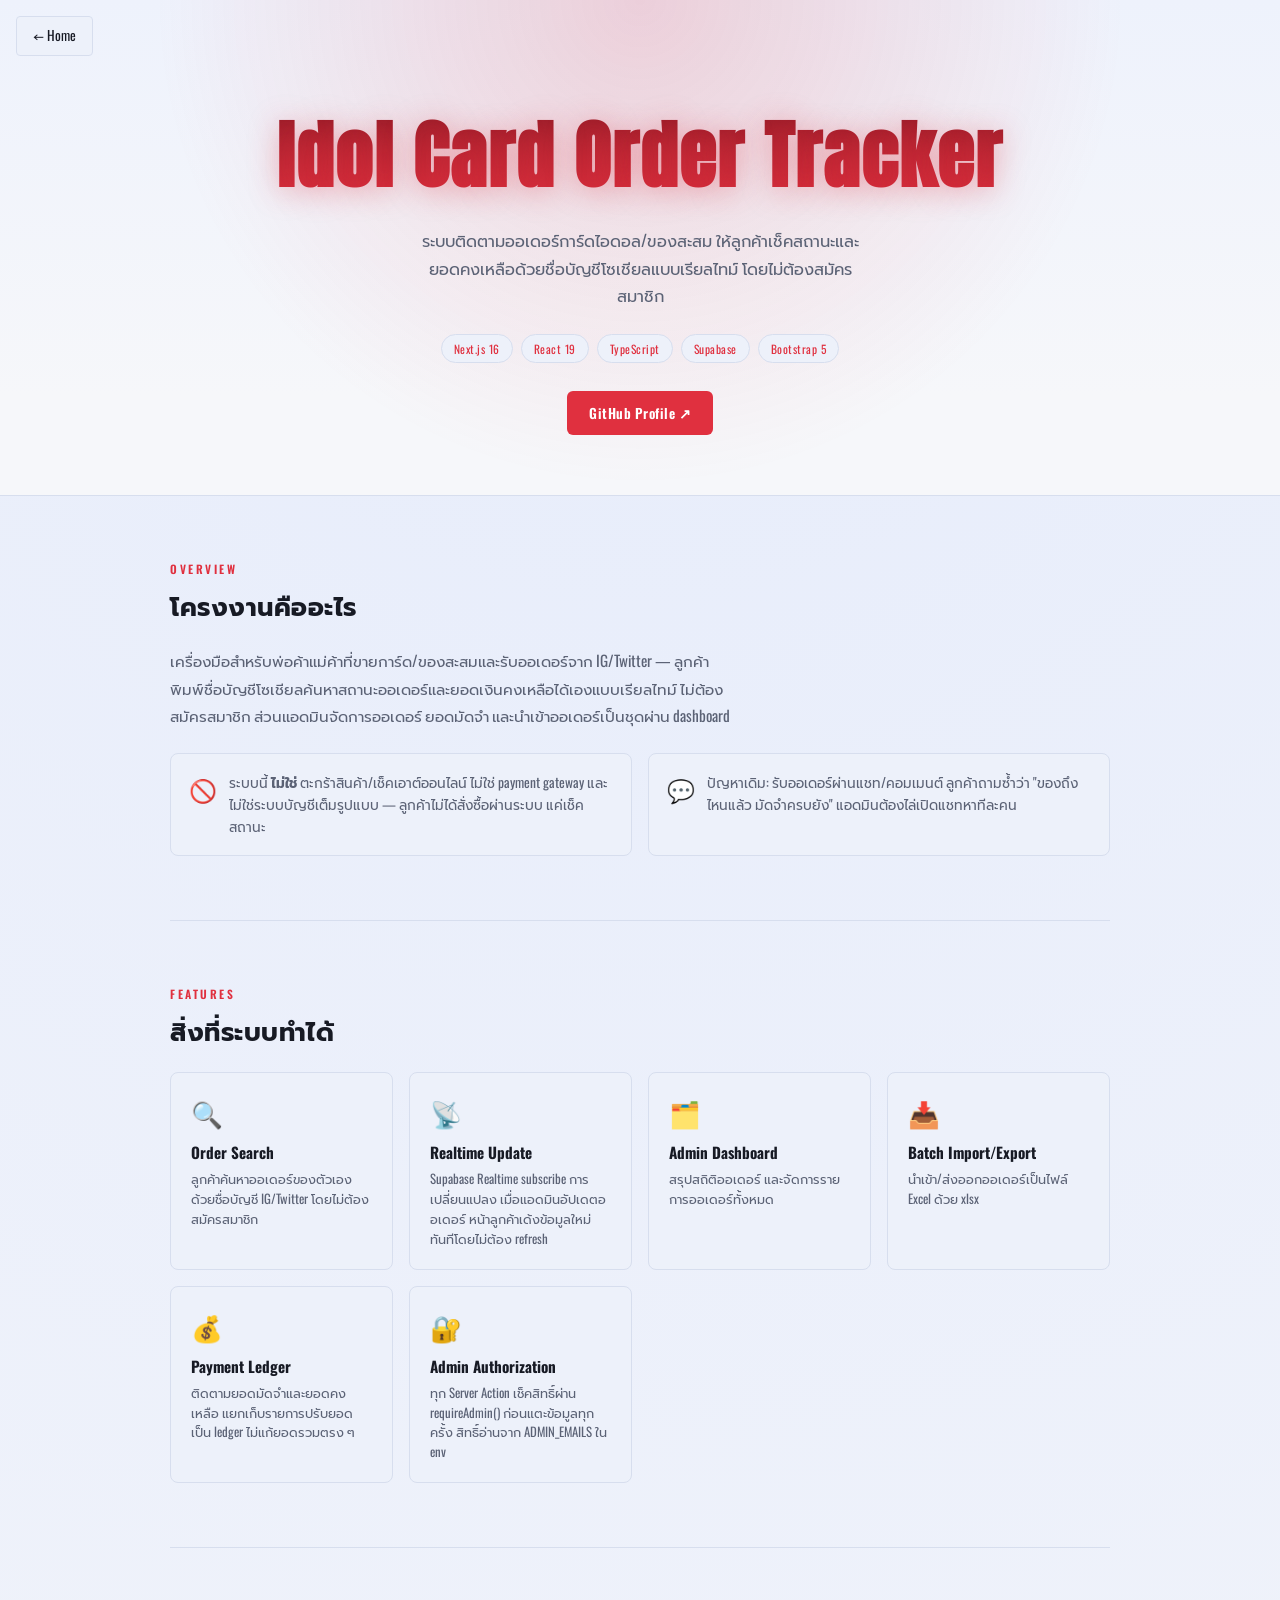
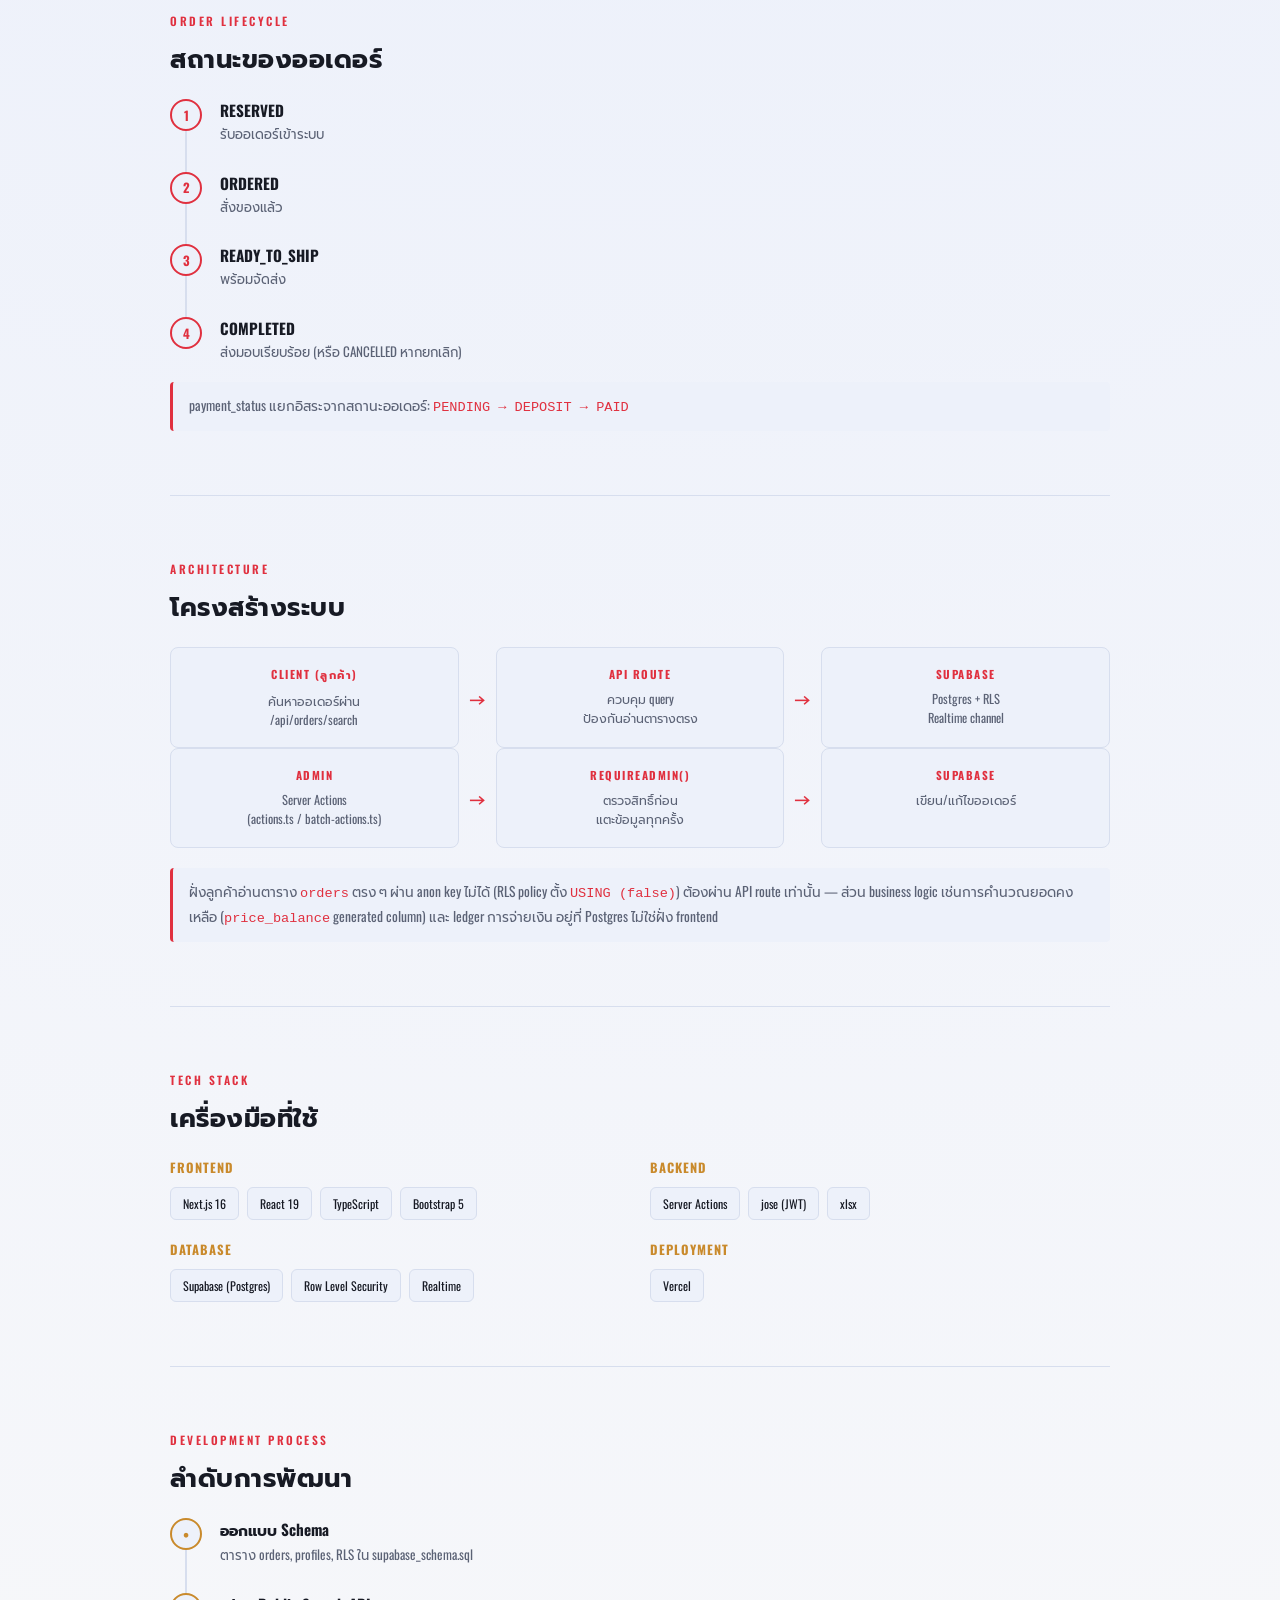
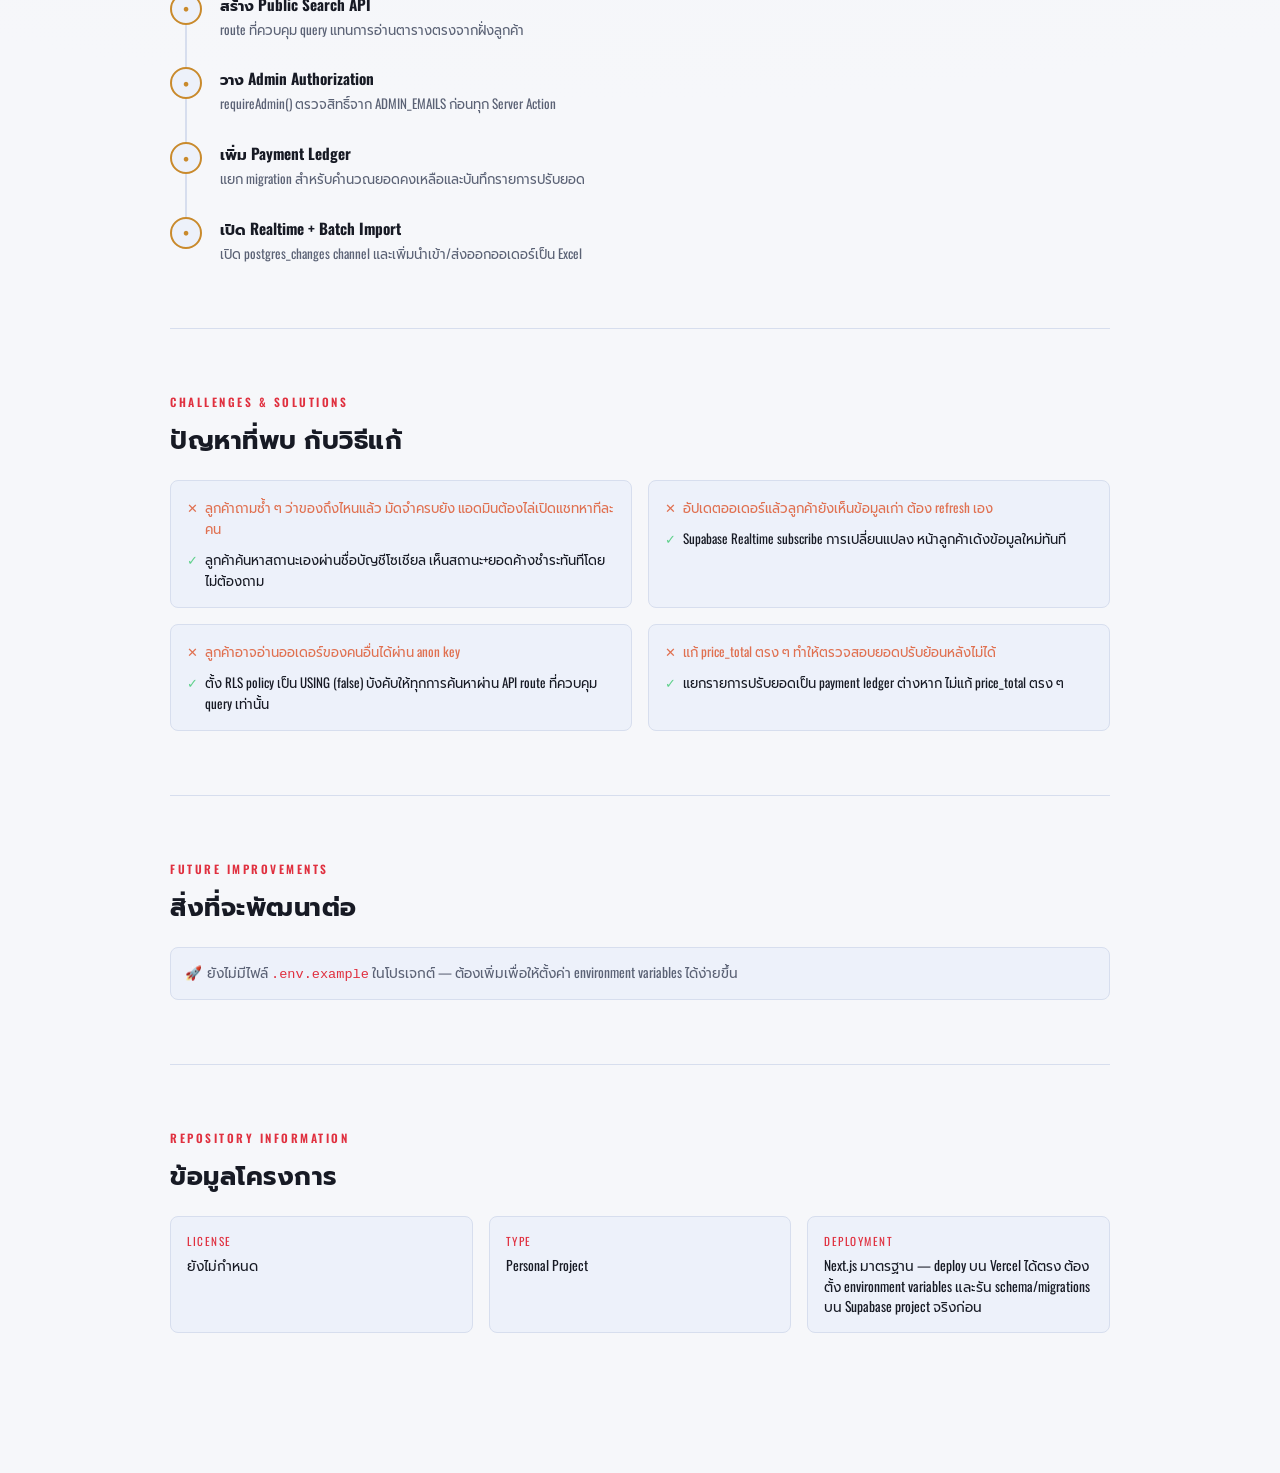
<file: pages/project-idolcard.html>
<!DOCTYPE html>
<html lang="th">
<head>
<meta charset="UTF-8">
<meta name="viewport" content="width=device-width, initial-scale=1.0">
<title>Idol Card Order Tracker — Project Detail</title>
<link rel="preconnect" href="https://fonts.googleapis.com">
<link rel="preconnect" href="https://fonts.gstatic.com" crossorigin>
<link href="https://fonts.googleapis.com/css2?family=Anton&family=Oswald:wght@400;500;600;700&family=Prompt:wght@300;400;500;600;700&display=swap" rel="stylesheet">
<link rel="icon" type="image/png" href="../assess/image/logo.png">
<link rel="stylesheet" href="../assess/css/style.css">
<link rel="stylesheet" href="../assess/css/project-detail.css">
</head>
<body>

<a href="../index.html" class="pd-back">← Home</a>

<!-- 1. HERO -->
<header class="pd-hero" data-reveal>
  <h1 class="pd-hero-title">Idol Card Order Tracker</h1>
  <p class="pd-hero-tagline">ระบบติดตามออเดอร์การ์ดไอดอล/ของสะสม ให้ลูกค้าเช็คสถานะและยอดคงเหลือด้วยชื่อบัญชีโซเชียลแบบเรียลไทม์ โดยไม่ต้องสมัครสมาชิก</p>
  <div class="pd-hero-stack">
    <span>Next.js 16</span><span>React 19</span><span>TypeScript</span><span>Supabase</span><span>Bootstrap 5</span>
  </div>
  <div class="pd-hero-links">
    <a href="https://github.com/Blueksky01" target="_blank" rel="noopener" class="pd-btn pd-btn-primary">GitHub Profile ↗</a>
  </div>
</header>

<main>

  <!-- 2. OVERVIEW -->
  <section class="pd-section" data-reveal>
    <p class="pd-eyebrow">Overview</p>
    <h2 class="pd-heading">โครงงานคืออะไร</h2>
    <p class="pd-lead">เครื่องมือสำหรับพ่อค้าแม่ค้าที่ขายการ์ด/ของสะสมและรับออเดอร์จาก IG/Twitter — ลูกค้าพิมพ์ชื่อบัญชีโซเชียลค้นหาสถานะออเดอร์และยอดเงินคงเหลือได้เองแบบเรียลไทม์ ไม่ต้องสมัครสมาชิก ส่วนแอดมินจัดการออเดอร์ ยอดมัดจำ และนำเข้าออเดอร์เป็นชุดผ่าน dashboard</p>
    <div class="pd-grid-2" data-stagger>
      <div class="pd-mini-card"><span class="pd-mini-icon">🚫</span><p>ระบบนี้ <strong>ไม่ใช่</strong> ตะกร้าสินค้า/เช็คเอาต์ออนไลน์ ไม่ใช่ payment gateway และไม่ใช่ระบบบัญชีเต็มรูปแบบ — ลูกค้าไม่ได้สั่งซื้อผ่านระบบ แค่เช็คสถานะ</p></div>
      <div class="pd-mini-card"><span class="pd-mini-icon">💬</span><p>ปัญหาเดิม: รับออเดอร์ผ่านแชท/คอมเมนต์ ลูกค้าถามซ้ำว่า "ของถึงไหนแล้ว มัดจำครบยัง" แอดมินต้องไล่เปิดแชทหาทีละคน</p></div>
    </div>
  </section>

  <!-- 3. FEATURES -->
  <section class="pd-section" data-reveal>
    <p class="pd-eyebrow">Features</p>
    <h2 class="pd-heading">สิ่งที่ระบบทำได้</h2>
    <div class="pd-feature-grid" data-stagger>
      <div class="pd-feature-card"><span class="pd-feature-icon">🔍</span><h3>Order Search</h3><p>ลูกค้าค้นหาออเดอร์ของตัวเองด้วยชื่อบัญชี IG/Twitter โดยไม่ต้องสมัครสมาชิก</p></div>
      <div class="pd-feature-card"><span class="pd-feature-icon">📡</span><h3>Realtime Update</h3><p>Supabase Realtime subscribe การเปลี่ยนแปลง เมื่อแอดมินอัปเดตออเดอร์ หน้าลูกค้าเด้งข้อมูลใหม่ทันทีโดยไม่ต้อง refresh</p></div>
      <div class="pd-feature-card"><span class="pd-feature-icon">🗂️</span><h3>Admin Dashboard</h3><p>สรุปสถิติออเดอร์ และจัดการรายการออเดอร์ทั้งหมด</p></div>
      <div class="pd-feature-card"><span class="pd-feature-icon">📥</span><h3>Batch Import/Export</h3><p>นำเข้า/ส่งออกออเดอร์เป็นไฟล์ Excel ด้วย xlsx</p></div>
      <div class="pd-feature-card"><span class="pd-feature-icon">💰</span><h3>Payment Ledger</h3><p>ติดตามยอดมัดจำและยอดคงเหลือ แยกเก็บรายการปรับยอดเป็น ledger ไม่แก้ยอดรวมตรง ๆ</p></div>
      <div class="pd-feature-card"><span class="pd-feature-icon">🔐</span><h3>Admin Authorization</h3><p>ทุก Server Action เช็คสิทธิ์ผ่าน requireAdmin() ก่อนแตะข้อมูลทุกครั้ง สิทธิ์อ่านจาก ADMIN_EMAILS ใน env</p></div>
    </div>
  </section>

  <!-- 4. ORDER LIFECYCLE -->
  <section class="pd-section" data-reveal>
    <p class="pd-eyebrow">Order Lifecycle</p>
    <h2 class="pd-heading">สถานะของออเดอร์</h2>
    <ol class="pd-timeline" data-stagger>
      <li><span class="pd-tl-dot">1</span><div><h3>RESERVED</h3><p>รับออเดอร์เข้าระบบ</p></div></li>
      <li><span class="pd-tl-dot">2</span><div><h3>ORDERED</h3><p>สั่งของแล้ว</p></div></li>
      <li><span class="pd-tl-dot">3</span><div><h3>READY_TO_SHIP</h3><p>พร้อมจัดส่ง</p></div></li>
      <li><span class="pd-tl-dot">4</span><div><h3>COMPLETED</h3><p>ส่งมอบเรียบร้อย (หรือ CANCELLED หากยกเลิก)</p></div></li>
    </ol>
    <p class="pd-note">payment_status แยกอิสระจากสถานะออเดอร์: <code>PENDING → DEPOSIT → PAID</code></p>
  </section>

  <!-- 5. ARCHITECTURE -->
  <section class="pd-section" data-reveal>
    <p class="pd-eyebrow">Architecture</p>
    <h2 class="pd-heading">โครงสร้างระบบ</h2>
    <div class="pd-arch-flow" data-stagger>
      <div class="pd-arch-box"><span>Client (ลูกค้า)</span><p>ค้นหาออเดอร์ผ่าน<br>/api/orders/search</p></div>
      <div class="pd-arch-arrow">→</div>
      <div class="pd-arch-box"><span>API Route</span><p>ควบคุม query<br>ป้องกันอ่านตารางตรง</p></div>
      <div class="pd-arch-arrow">→</div>
      <div class="pd-arch-box"><span>Supabase</span><p>Postgres + RLS<br>Realtime channel</p></div>
    </div>
    <div class="pd-arch-flow" data-stagger>
      <div class="pd-arch-box"><span>Admin</span><p>Server Actions<br>(actions.ts / batch-actions.ts)</p></div>
      <div class="pd-arch-arrow">→</div>
      <div class="pd-arch-box"><span>requireAdmin()</span><p>ตรวจสิทธิ์ก่อน<br>แตะข้อมูลทุกครั้ง</p></div>
      <div class="pd-arch-arrow">→</div>
      <div class="pd-arch-box"><span>Supabase</span><p>เขียน/แก้ไขออเดอร์</p></div>
    </div>
    <p class="pd-note">ฝั่งลูกค้าอ่านตาราง <code>orders</code> ตรง ๆ ผ่าน anon key ไม่ได้ (RLS policy ตั้ง <code>USING (false)</code>) ต้องผ่าน API route เท่านั้น — ส่วน business logic เช่นการคำนวณยอดคงเหลือ (<code>price_balance</code> generated column) และ ledger การจ่ายเงิน อยู่ที่ Postgres ไม่ใช่ฝั่ง frontend</p>
  </section>

  <!-- 6. TECH STACK -->
  <section class="pd-section" data-reveal>
    <p class="pd-eyebrow">Tech Stack</p>
    <h2 class="pd-heading">เครื่องมือที่ใช้</h2>
    <div class="pd-stack-groups" data-stagger>
      <div class="pd-stack-group"><h3>Frontend</h3><div class="pd-badges"><span>Next.js 16</span><span>React 19</span><span>TypeScript</span><span>Bootstrap 5</span></div></div>
      <div class="pd-stack-group"><h3>Backend</h3><div class="pd-badges"><span>Server Actions</span><span>jose (JWT)</span><span>xlsx</span></div></div>
      <div class="pd-stack-group"><h3>Database</h3><div class="pd-badges"><span>Supabase (Postgres)</span><span>Row Level Security</span><span>Realtime</span></div></div>
      <div class="pd-stack-group"><h3>Deployment</h3><div class="pd-badges"><span>Vercel</span></div></div>
    </div>
  </section>

  <!-- 7. DEVELOPMENT PROCESS -->
  <section class="pd-section" data-reveal>
    <p class="pd-eyebrow">Development Process</p>
    <h2 class="pd-heading">ลำดับการพัฒนา</h2>
    <ol class="pd-timeline pd-timeline-alt" data-stagger>
      <li><span class="pd-tl-dot">•</span><div><h3>ออกแบบ Schema</h3><p>ตาราง orders, profiles, RLS ใน supabase_schema.sql</p></div></li>
      <li><span class="pd-tl-dot">•</span><div><h3>สร้าง Public Search API</h3><p>route ที่ควบคุม query แทนการอ่านตารางตรงจากฝั่งลูกค้า</p></div></li>
      <li><span class="pd-tl-dot">•</span><div><h3>วาง Admin Authorization</h3><p>requireAdmin() ตรวจสิทธิ์จาก ADMIN_EMAILS ก่อนทุก Server Action</p></div></li>
      <li><span class="pd-tl-dot">•</span><div><h3>เพิ่ม Payment Ledger</h3><p>แยก migration สำหรับคำนวณยอดคงเหลือและบันทึกรายการปรับยอด</p></div></li>
      <li><span class="pd-tl-dot">•</span><div><h3>เปิด Realtime + Batch Import</h3><p>เปิด postgres_changes channel และเพิ่มนำเข้า/ส่งออกออเดอร์เป็น Excel</p></div></li>
    </ol>
  </section>

  <!-- 8. CHALLENGES & SOLUTIONS -->
  <section class="pd-section" data-reveal>
    <p class="pd-eyebrow">Challenges & Solutions</p>
    <h2 class="pd-heading">ปัญหาที่พบ กับวิธีแก้</h2>
    <div class="pd-cs-grid" data-stagger>
      <div class="pd-cs-card"><p class="pd-cs-before">ลูกค้าถามซ้ำ ๆ ว่าของถึงไหนแล้ว มัดจำครบยัง แอดมินต้องไล่เปิดแชทหาทีละคน</p><p class="pd-cs-after">ลูกค้าค้นหาสถานะเองผ่านชื่อบัญชีโซเชียล เห็นสถานะ+ยอดค้างชำระทันทีโดยไม่ต้องถาม</p></div>
      <div class="pd-cs-card"><p class="pd-cs-before">อัปเดตออเดอร์แล้วลูกค้ายังเห็นข้อมูลเก่า ต้อง refresh เอง</p><p class="pd-cs-after">Supabase Realtime subscribe การเปลี่ยนแปลง หน้าลูกค้าเด้งข้อมูลใหม่ทันที</p></div>
      <div class="pd-cs-card"><p class="pd-cs-before">ลูกค้าอาจอ่านออเดอร์ของคนอื่นได้ผ่าน anon key</p><p class="pd-cs-after">ตั้ง RLS policy เป็น USING (false) บังคับให้ทุกการค้นหาผ่าน API route ที่ควบคุม query เท่านั้น</p></div>
      <div class="pd-cs-card"><p class="pd-cs-before">แก้ price_total ตรง ๆ ทำให้ตรวจสอบยอดปรับย้อนหลังไม่ได้</p><p class="pd-cs-after">แยกรายการปรับยอดเป็น payment ledger ต่างหาก ไม่แก้ price_total ตรง ๆ</p></div>
    </div>
  </section>

  <!-- 9. FUTURE IMPROVEMENTS -->
  <section class="pd-section" data-reveal>
    <p class="pd-eyebrow">Future Improvements</p>
    <h2 class="pd-heading">สิ่งที่จะพัฒนาต่อ</h2>
    <ul class="pd-future-list" data-stagger>
      <li>ยังไม่มีไฟล์ <code>.env.example</code> ในโปรเจกต์ — ต้องเพิ่มเพื่อให้ตั้งค่า environment variables ได้ง่ายขึ้น</li>
    </ul>
  </section>

  <!-- 10. REPOSITORY INFO -->
  <section class="pd-section" data-reveal>
    <p class="pd-eyebrow">Repository Information</p>
    <h2 class="pd-heading">ข้อมูลโครงการ</h2>
    <div class="pd-repo-grid" data-stagger>
      <div class="pd-repo-card"><span>License</span><p>ยังไม่กำหนด</p></div>
      <div class="pd-repo-card"><span>Type</span><p>Personal Project</p></div>
      <div class="pd-repo-card"><span>Deployment</span><p>Next.js มาตรฐาน — deploy บน Vercel ได้ตรง ต้องตั้ง environment variables และรัน schema/migrations บน Supabase project จริงก่อน</p></div>
    </div>
  </section>

</main>

<script src="../assess/js/project-detail.js"></script>
</body>
</html>
</file>
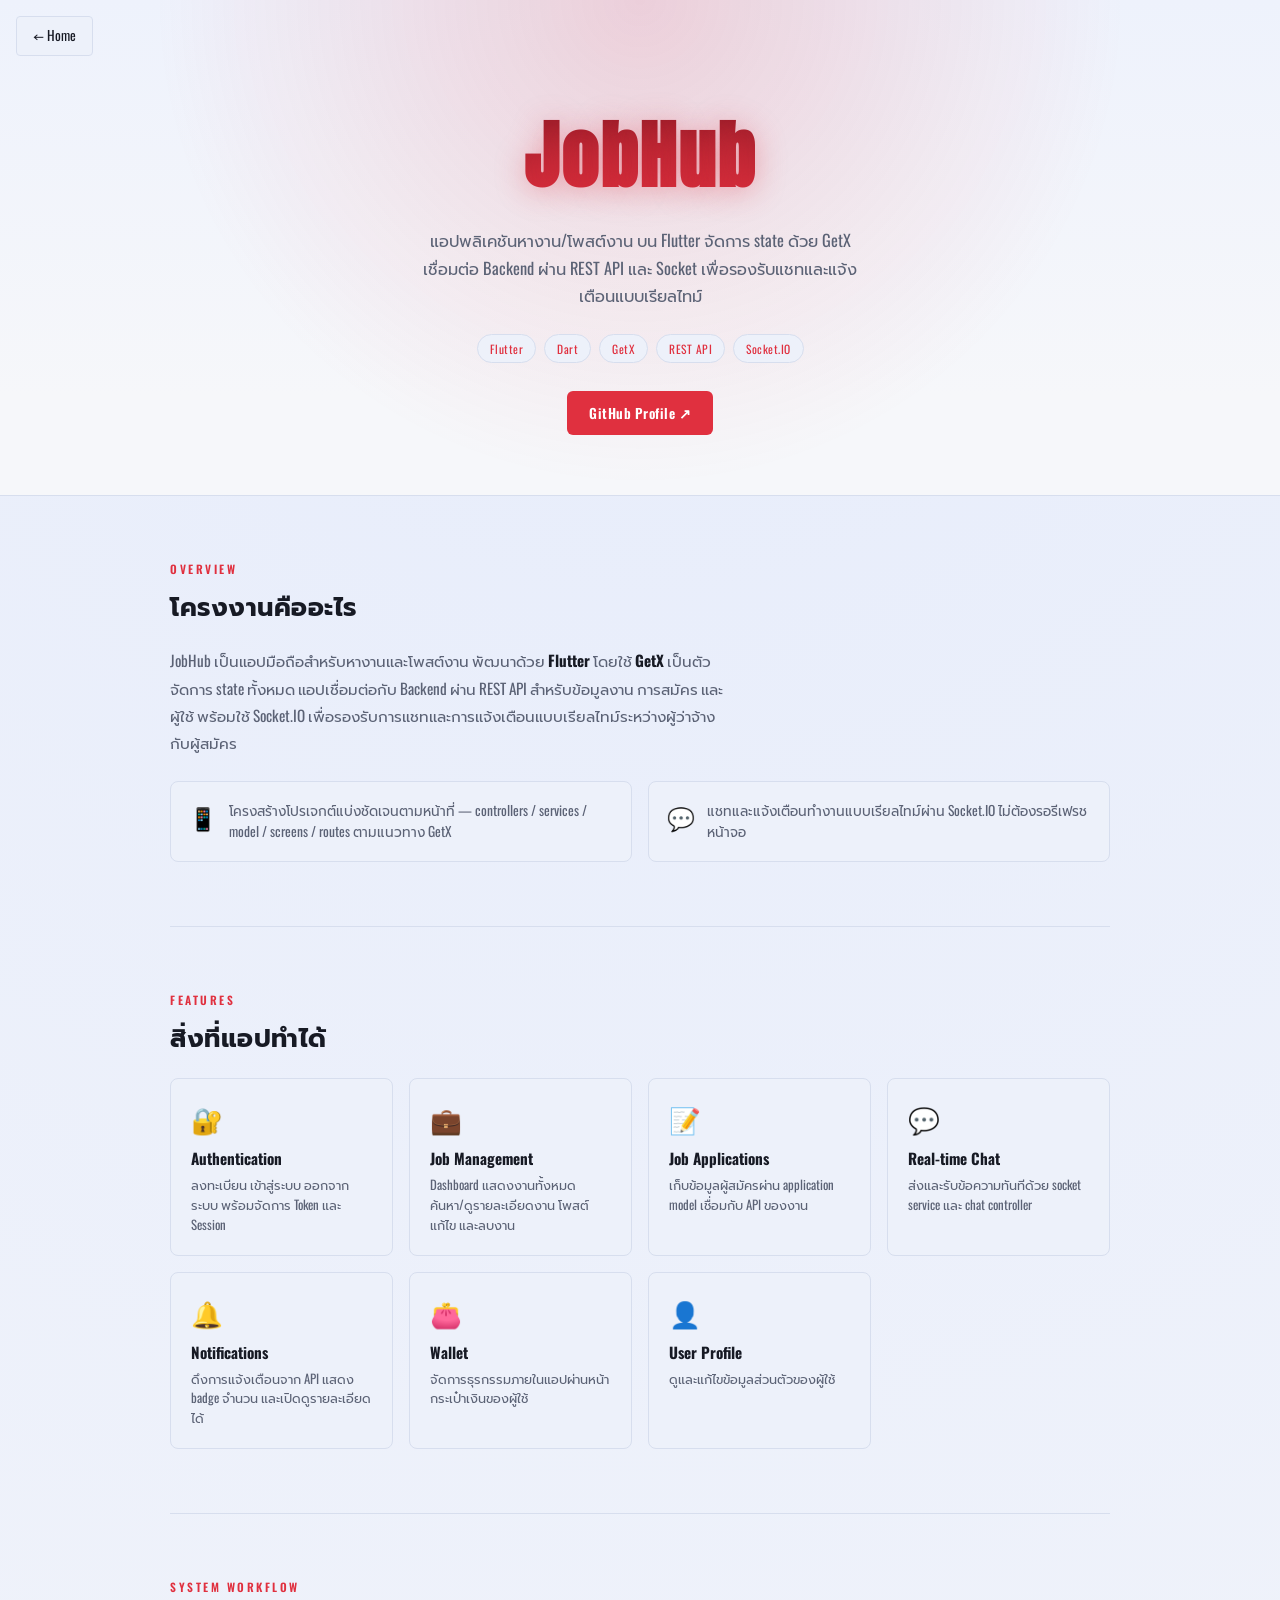
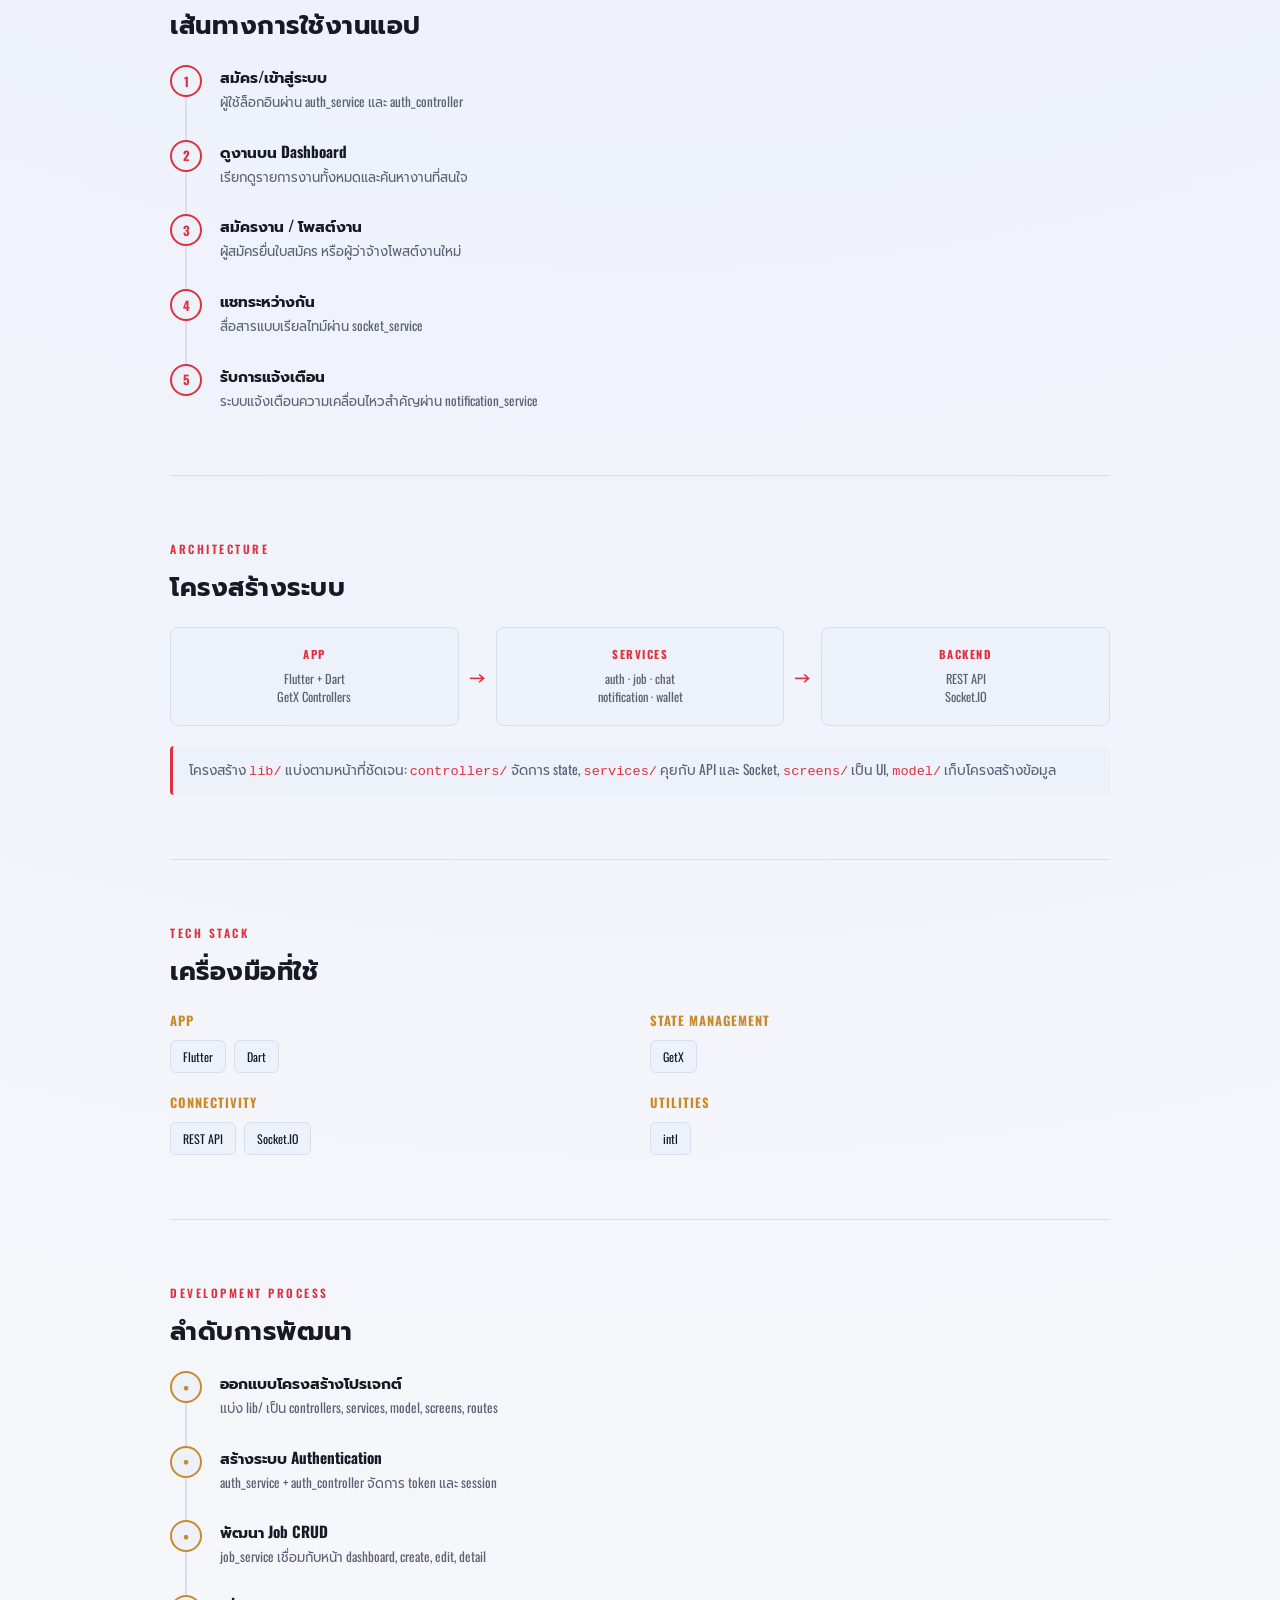
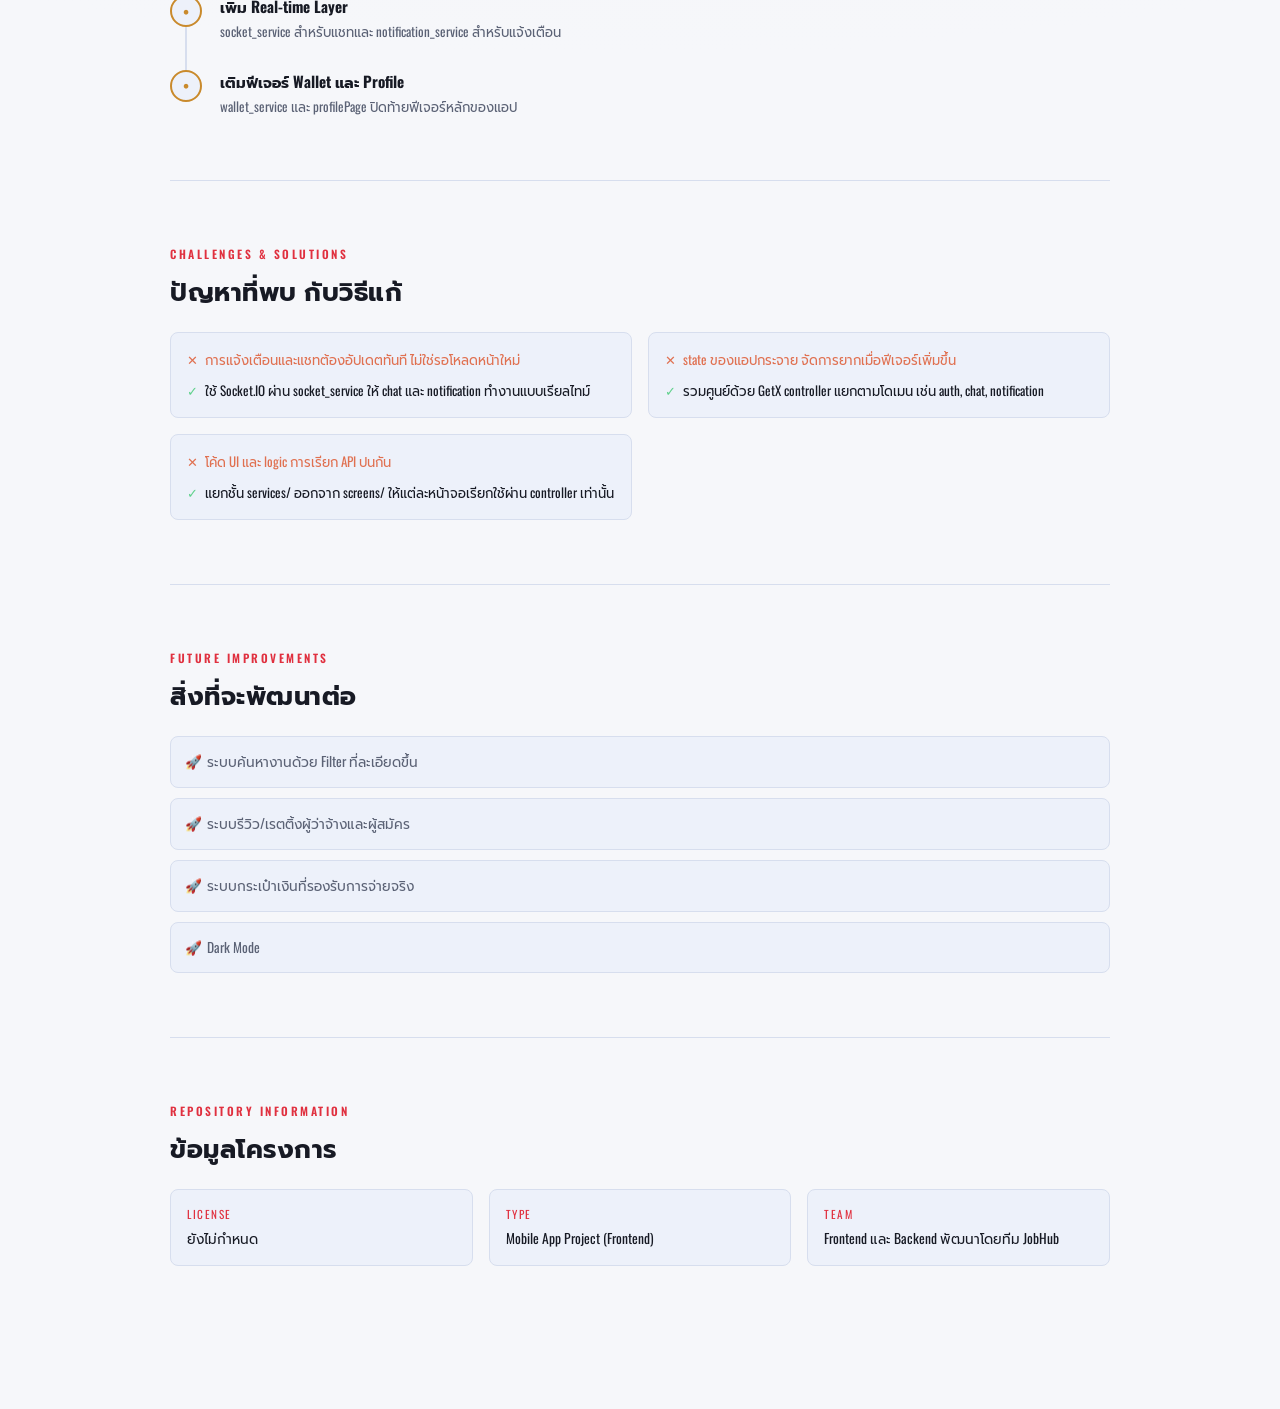
<file: pages/project-jobhub.html>
<!DOCTYPE html>
<html lang="th">
<head>
<meta charset="UTF-8">
<meta name="viewport" content="width=device-width, initial-scale=1.0">
<title>JobHub — Project Detail</title>
<link rel="preconnect" href="https://fonts.googleapis.com">
<link rel="preconnect" href="https://fonts.gstatic.com" crossorigin>
<link href="https://fonts.googleapis.com/css2?family=Anton&family=Oswald:wght@400;500;600;700&family=Prompt:wght@300;400;500;600;700&display=swap" rel="stylesheet">
<link rel="icon" type="image/png" href="../assess/image/logo.png">
<link rel="stylesheet" href="../assess/css/style.css">
<link rel="stylesheet" href="../assess/css/project-detail.css">
</head>
<body>

<a href="../index.html" class="pd-back">← Home</a>

<!-- 1. HERO -->
<header class="pd-hero" data-reveal>
  <h1 class="pd-hero-title">JobHub</h1>
  <p class="pd-hero-tagline">แอปพลิเคชันหางาน/โพสต์งาน บน Flutter จัดการ state ด้วย GetX เชื่อมต่อ Backend ผ่าน REST API และ Socket เพื่อรองรับแชทและแจ้งเตือนแบบเรียลไทม์</p>
  <div class="pd-hero-stack">
    <span>Flutter</span><span>Dart</span><span>GetX</span><span>REST API</span><span>Socket.IO</span>
  </div>
  <div class="pd-hero-links">
    <a href="https://github.com/Blueksky01" target="_blank" rel="noopener" class="pd-btn pd-btn-primary">GitHub Profile ↗</a>
  </div>
</header>

<main>

  <!-- 2. OVERVIEW -->
  <section class="pd-section" data-reveal>
    <p class="pd-eyebrow">Overview</p>
    <h2 class="pd-heading">โครงงานคืออะไร</h2>
    <p class="pd-lead">JobHub เป็นแอปมือถือสำหรับหางานและโพสต์งาน พัฒนาด้วย <strong>Flutter</strong> โดยใช้ <strong>GetX</strong> เป็นตัวจัดการ state ทั้งหมด แอปเชื่อมต่อกับ Backend ผ่าน REST API สำหรับข้อมูลงาน การสมัคร และผู้ใช้ พร้อมใช้ Socket.IO เพื่อรองรับการแชทและการแจ้งเตือนแบบเรียลไทม์ระหว่างผู้ว่าจ้างกับผู้สมัคร</p>
    <div class="pd-grid-2" data-stagger>
      <div class="pd-mini-card"><span class="pd-mini-icon">📱</span><p>โครงสร้างโปรเจกต์แบ่งชัดเจนตามหน้าที่ — controllers / services / model / screens / routes ตามแนวทาง GetX</p></div>
      <div class="pd-mini-card"><span class="pd-mini-icon">💬</span><p>แชทและแจ้งเตือนทำงานแบบเรียลไทม์ผ่าน Socket.IO ไม่ต้องรอรีเฟรชหน้าจอ</p></div>
    </div>
  </section>

  <!-- 3. FEATURES -->
  <section class="pd-section" data-reveal>
    <p class="pd-eyebrow">Features</p>
    <h2 class="pd-heading">สิ่งที่แอปทำได้</h2>
    <div class="pd-feature-grid" data-stagger>
      <div class="pd-feature-card"><span class="pd-feature-icon">🔐</span><h3>Authentication</h3><p>ลงทะเบียน เข้าสู่ระบบ ออกจากระบบ พร้อมจัดการ Token และ Session</p></div>
      <div class="pd-feature-card"><span class="pd-feature-icon">💼</span><h3>Job Management</h3><p>Dashboard แสดงงานทั้งหมด ค้นหา/ดูรายละเอียดงาน โพสต์ แก้ไข และลบงาน</p></div>
      <div class="pd-feature-card"><span class="pd-feature-icon">📝</span><h3>Job Applications</h3><p>เก็บข้อมูลผู้สมัครผ่าน application model เชื่อมกับ API ของงาน</p></div>
      <div class="pd-feature-card"><span class="pd-feature-icon">💬</span><h3>Real-time Chat</h3><p>ส่งและรับข้อความทันทีด้วย socket service และ chat controller</p></div>
      <div class="pd-feature-card"><span class="pd-feature-icon">🔔</span><h3>Notifications</h3><p>ดึงการแจ้งเตือนจาก API แสดง badge จำนวน และเปิดดูรายละเอียดได้</p></div>
      <div class="pd-feature-card"><span class="pd-feature-icon">👛</span><h3>Wallet</h3><p>จัดการธุรกรรมภายในแอปผ่านหน้ากระเป๋าเงินของผู้ใช้</p></div>
      <div class="pd-feature-card"><span class="pd-feature-icon">👤</span><h3>User Profile</h3><p>ดูและแก้ไขข้อมูลส่วนตัวของผู้ใช้</p></div>
    </div>
  </section>

  <!-- 4. SYSTEM WORKFLOW -->
  <section class="pd-section" data-reveal>
    <p class="pd-eyebrow">System Workflow</p>
    <h2 class="pd-heading">เส้นทางการใช้งานแอป</h2>
    <ol class="pd-timeline" data-stagger>
      <li><span class="pd-tl-dot">1</span><div><h3>สมัคร/เข้าสู่ระบบ</h3><p>ผู้ใช้ล็อกอินผ่าน auth_service และ auth_controller</p></div></li>
      <li><span class="pd-tl-dot">2</span><div><h3>ดูงานบน Dashboard</h3><p>เรียกดูรายการงานทั้งหมดและค้นหางานที่สนใจ</p></div></li>
      <li><span class="pd-tl-dot">3</span><div><h3>สมัครงาน / โพสต์งาน</h3><p>ผู้สมัครยื่นใบสมัคร หรือผู้ว่าจ้างโพสต์งานใหม่</p></div></li>
      <li><span class="pd-tl-dot">4</span><div><h3>แชทระหว่างกัน</h3><p>สื่อสารแบบเรียลไทม์ผ่าน socket_service</p></div></li>
      <li><span class="pd-tl-dot">5</span><div><h3>รับการแจ้งเตือน</h3><p>ระบบแจ้งเตือนความเคลื่อนไหวสำคัญผ่าน notification_service</p></div></li>
    </ol>
  </section>

  <!-- 5. ARCHITECTURE -->
  <section class="pd-section" data-reveal>
    <p class="pd-eyebrow">Architecture</p>
    <h2 class="pd-heading">โครงสร้างระบบ</h2>
    <div class="pd-arch-flow" data-stagger>
      <div class="pd-arch-box"><span>App</span><p>Flutter + Dart<br>GetX Controllers</p></div>
      <div class="pd-arch-arrow">→</div>
      <div class="pd-arch-box"><span>Services</span><p>auth · job · chat<br>notification · wallet</p></div>
      <div class="pd-arch-arrow">→</div>
      <div class="pd-arch-box"><span>Backend</span><p>REST API<br>Socket.IO</p></div>
    </div>
    <p class="pd-note">โครงสร้าง <code>lib/</code> แบ่งตามหน้าที่ชัดเจน: <code>controllers/</code> จัดการ state, <code>services/</code> คุยกับ API และ Socket, <code>screens/</code> เป็น UI, <code>model/</code> เก็บโครงสร้างข้อมูล</p>
  </section>

  <!-- 6. TECH STACK -->
  <section class="pd-section" data-reveal>
    <p class="pd-eyebrow">Tech Stack</p>
    <h2 class="pd-heading">เครื่องมือที่ใช้</h2>
    <div class="pd-stack-groups" data-stagger>
      <div class="pd-stack-group"><h3>App</h3><div class="pd-badges"><span>Flutter</span><span>Dart</span></div></div>
      <div class="pd-stack-group"><h3>State Management</h3><div class="pd-badges"><span>GetX</span></div></div>
      <div class="pd-stack-group"><h3>Connectivity</h3><div class="pd-badges"><span>REST API</span><span>Socket.IO</span></div></div>
      <div class="pd-stack-group"><h3>Utilities</h3><div class="pd-badges"><span>intl</span></div></div>
    </div>
  </section>

  <!-- 7. DEVELOPMENT PROCESS -->
  <section class="pd-section" data-reveal>
    <p class="pd-eyebrow">Development Process</p>
    <h2 class="pd-heading">ลำดับการพัฒนา</h2>
    <ol class="pd-timeline pd-timeline-alt" data-stagger>
      <li><span class="pd-tl-dot">•</span><div><h3>ออกแบบโครงสร้างโปรเจกต์</h3><p>แบ่ง lib/ เป็น controllers, services, model, screens, routes</p></div></li>
      <li><span class="pd-tl-dot">•</span><div><h3>สร้างระบบ Authentication</h3><p>auth_service + auth_controller จัดการ token และ session</p></div></li>
      <li><span class="pd-tl-dot">•</span><div><h3>พัฒนา Job CRUD</h3><p>job_service เชื่อมกับหน้า dashboard, create, edit, detail</p></div></li>
      <li><span class="pd-tl-dot">•</span><div><h3>เพิ่ม Real-time Layer</h3><p>socket_service สำหรับแชทและ notification_service สำหรับแจ้งเตือน</p></div></li>
      <li><span class="pd-tl-dot">•</span><div><h3>เติมฟีเจอร์ Wallet และ Profile</h3><p>wallet_service และ profilePage ปิดท้ายฟีเจอร์หลักของแอป</p></div></li>
    </ol>
  </section>

  <!-- 8. CHALLENGES & SOLUTIONS -->
  <section class="pd-section" data-reveal>
    <p class="pd-eyebrow">Challenges & Solutions</p>
    <h2 class="pd-heading">ปัญหาที่พบ กับวิธีแก้</h2>
    <div class="pd-cs-grid" data-stagger>
      <div class="pd-cs-card"><p class="pd-cs-before">การแจ้งเตือนและแชทต้องอัปเดตทันที ไม่ใช่รอโหลดหน้าใหม่</p><p class="pd-cs-after">ใช้ Socket.IO ผ่าน socket_service ให้ chat และ notification ทำงานแบบเรียลไทม์</p></div>
      <div class="pd-cs-card"><p class="pd-cs-before">state ของแอปกระจาย จัดการยากเมื่อฟีเจอร์เพิ่มขึ้น</p><p class="pd-cs-after">รวมศูนย์ด้วย GetX controller แยกตามโดเมน เช่น auth, chat, notification</p></div>
      <div class="pd-cs-card"><p class="pd-cs-before">โค้ด UI และ logic การเรียก API ปนกัน</p><p class="pd-cs-after">แยกชั้น services/ ออกจาก screens/ ให้แต่ละหน้าจอเรียกใช้ผ่าน controller เท่านั้น</p></div>
    </div>
  </section>

  <!-- 9. FUTURE IMPROVEMENTS -->
  <section class="pd-section" data-reveal>
    <p class="pd-eyebrow">Future Improvements</p>
    <h2 class="pd-heading">สิ่งที่จะพัฒนาต่อ</h2>
    <ul class="pd-future-list" data-stagger>
      <li>ระบบค้นหางานด้วย Filter ที่ละเอียดขึ้น</li>
      <li>ระบบรีวิว/เรตติ้งผู้ว่าจ้างและผู้สมัคร</li>
      <li>ระบบกระเป๋าเงินที่รองรับการจ่ายจริง</li>
      <li>Dark Mode</li>
    </ul>
  </section>

  <!-- 10. REPOSITORY INFO -->
  <section class="pd-section" data-reveal>
    <p class="pd-eyebrow">Repository Information</p>
    <h2 class="pd-heading">ข้อมูลโครงการ</h2>
    <div class="pd-repo-grid" data-stagger>
      <div class="pd-repo-card"><span>License</span><p>ยังไม่กำหนด</p></div>
      <div class="pd-repo-card"><span>Type</span><p>Mobile App Project (Frontend)</p></div>
      <div class="pd-repo-card"><span>Team</span><p>Frontend และ Backend พัฒนาโดยทีม JobHub</p></div>
    </div>
  </section>

</main>

<script src="../assess/js/project-detail.js"></script>
</body>
</html>
</file>
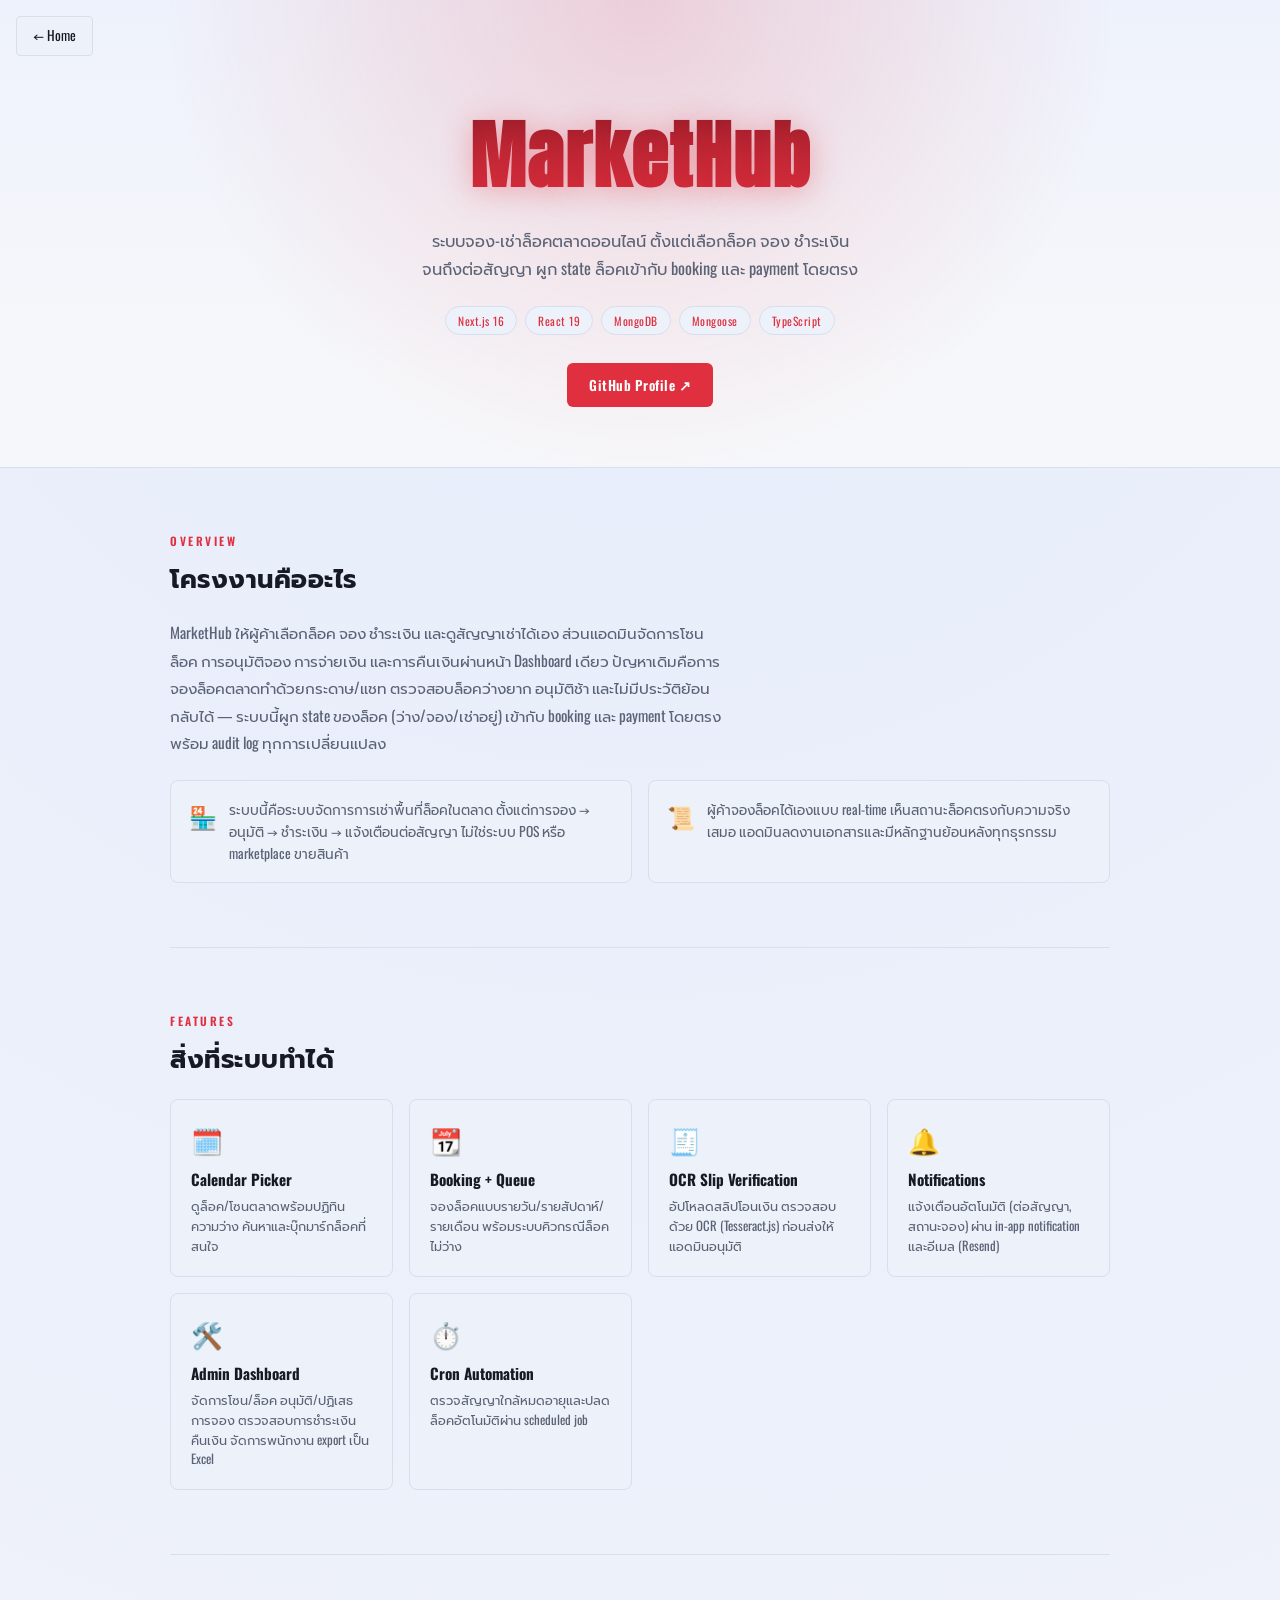
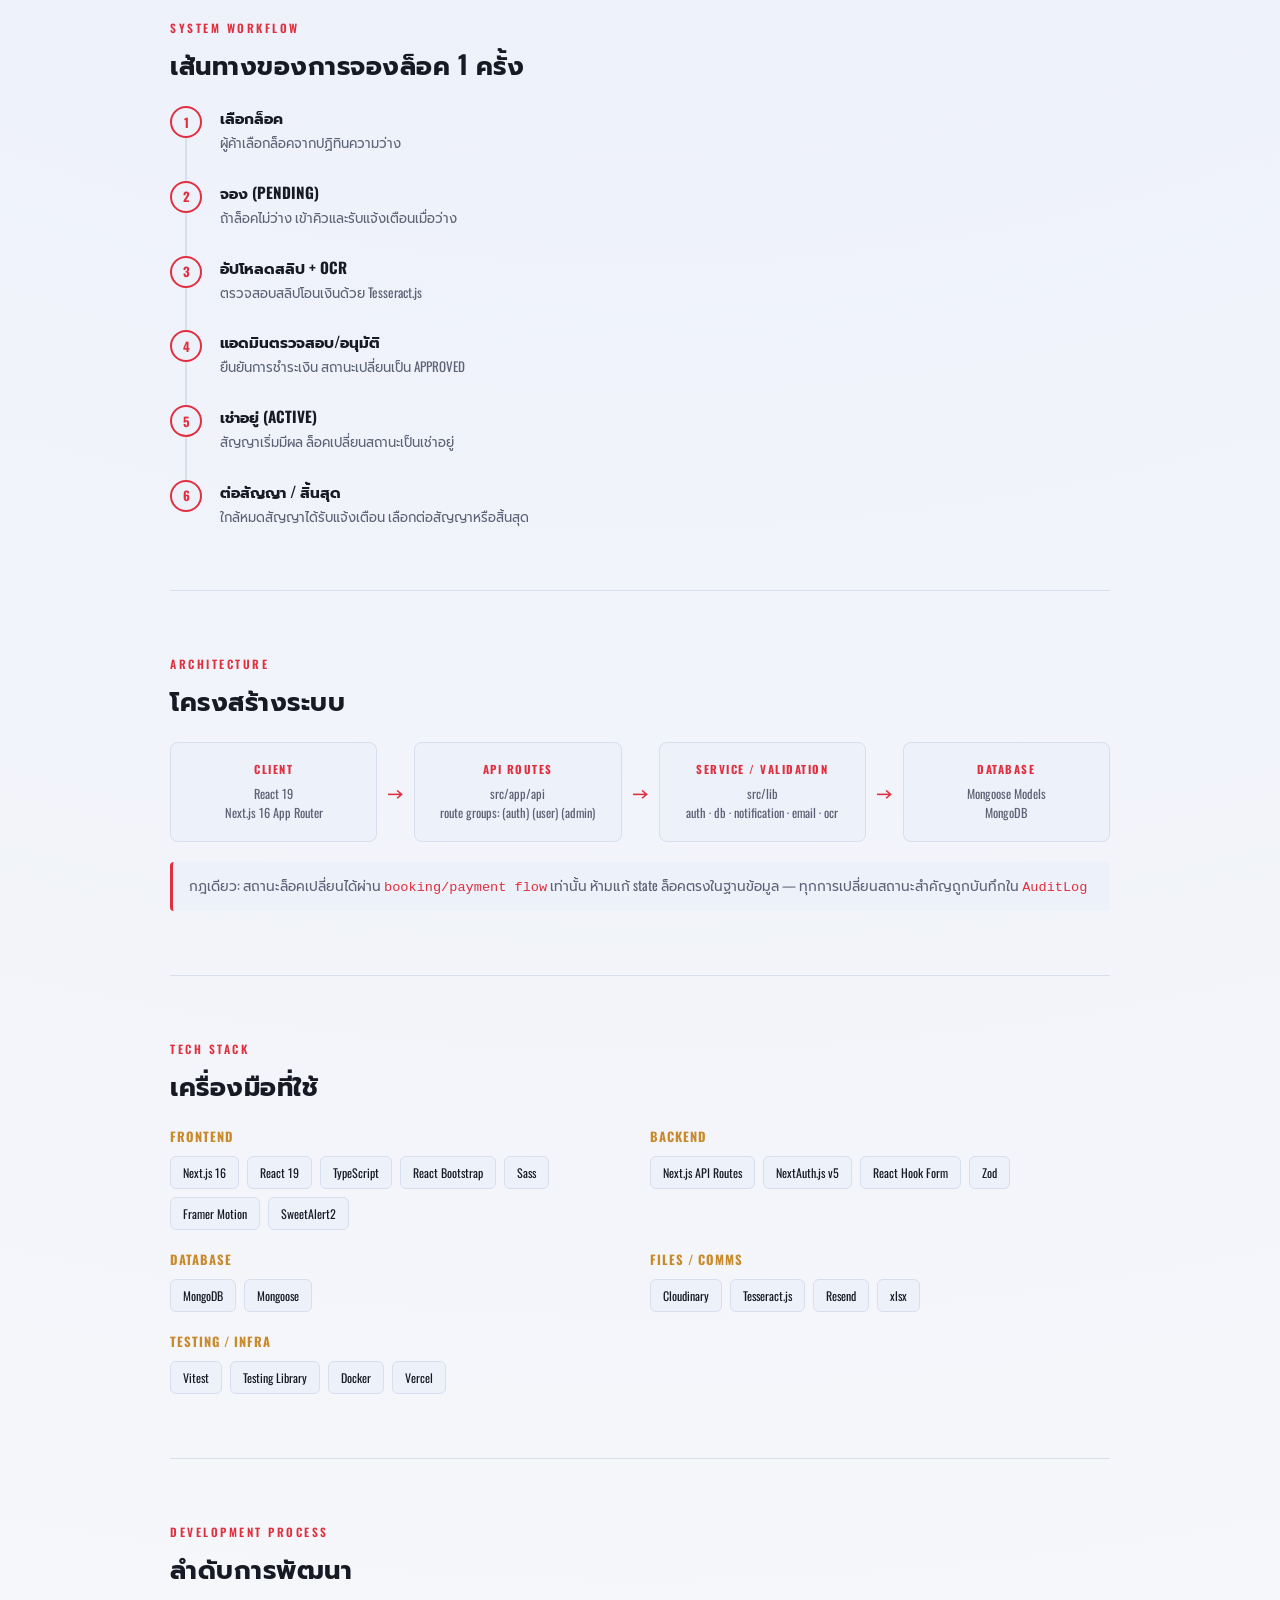
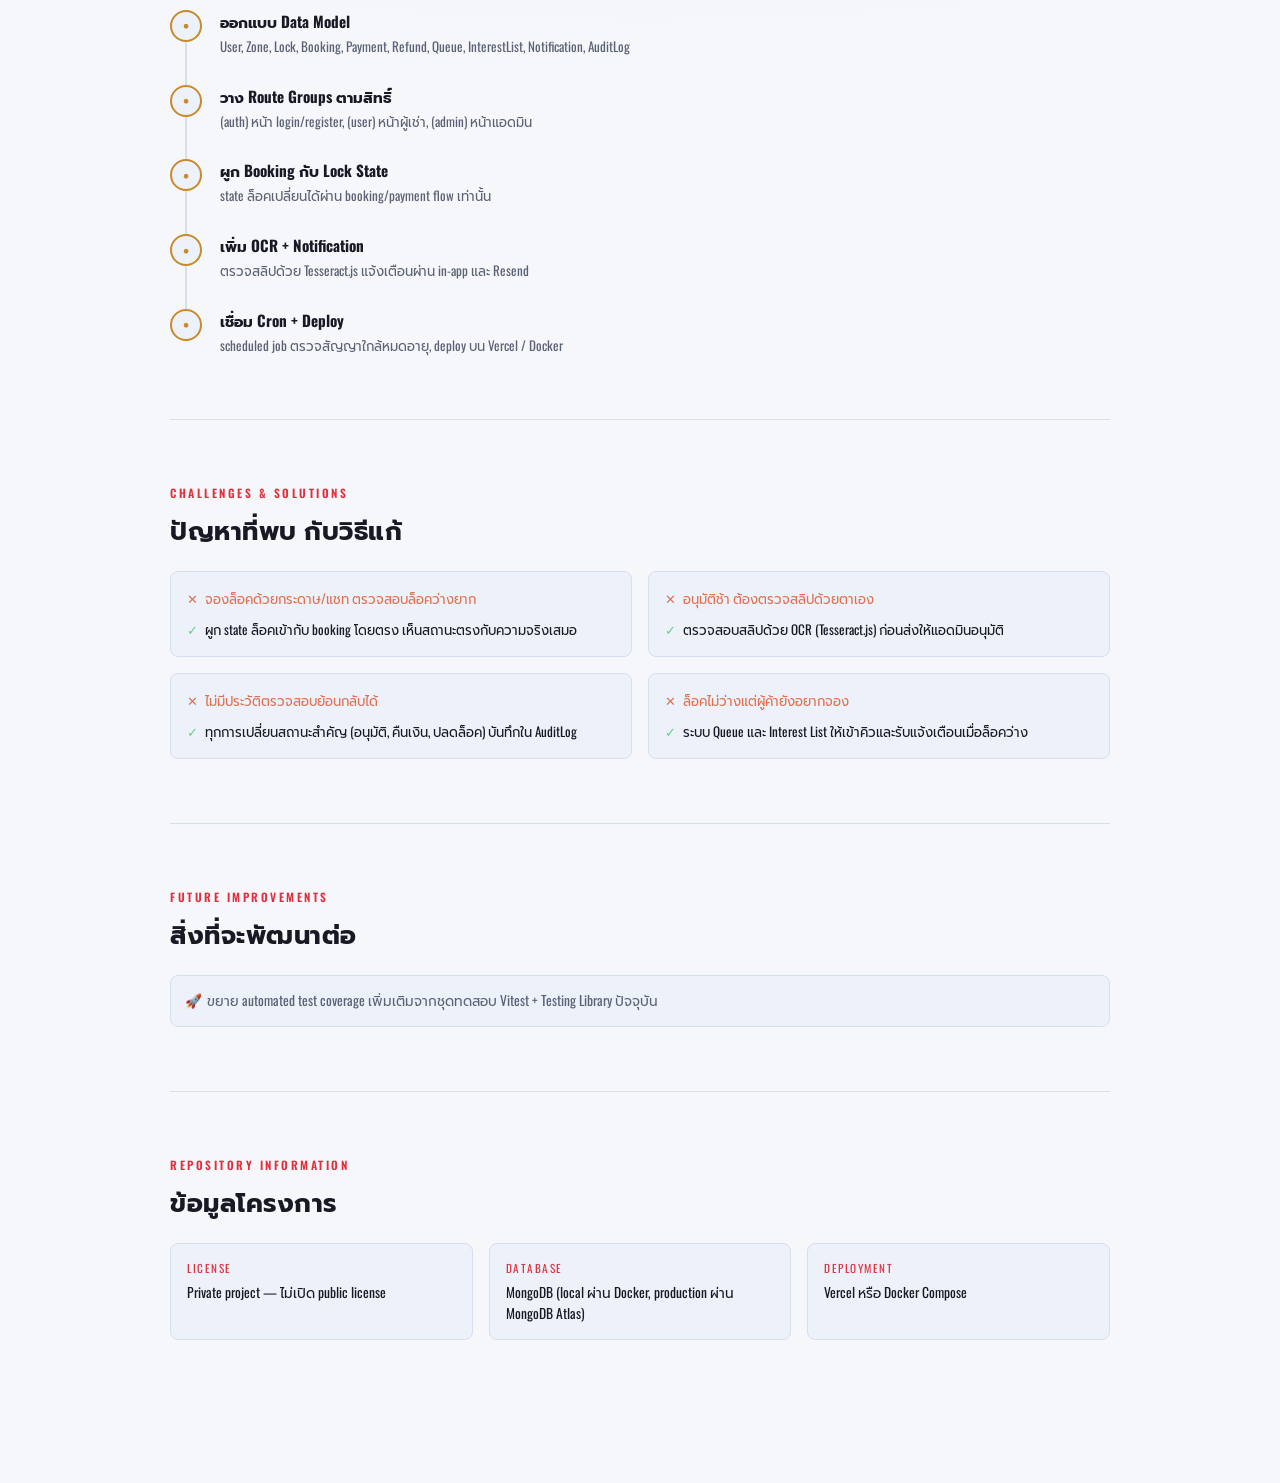
<file: pages/project-markethub.html>
<!DOCTYPE html>
<html lang="th">
<head>
<meta charset="UTF-8">
<meta name="viewport" content="width=device-width, initial-scale=1.0">
<title>MarketHub — Project Detail</title>
<link rel="preconnect" href="https://fonts.googleapis.com">
<link rel="preconnect" href="https://fonts.gstatic.com" crossorigin>
<link href="https://fonts.googleapis.com/css2?family=Anton&family=Oswald:wght@400;500;600;700&family=Prompt:wght@300;400;500;600;700&display=swap" rel="stylesheet">
<link rel="icon" type="image/png" href="../assess/image/logo.png">
<link rel="stylesheet" href="../assess/css/style.css">
<link rel="stylesheet" href="../assess/css/project-detail.css">
</head>
<body>

<a href="../index.html" class="pd-back">← Home</a>

<!-- 1. HERO -->
<header class="pd-hero" data-reveal>
  <h1 class="pd-hero-title">MarketHub</h1>
  <p class="pd-hero-tagline">ระบบจอง-เช่าล็อคตลาดออนไลน์ ตั้งแต่เลือกล็อค จอง ชำระเงิน จนถึงต่อสัญญา ผูก state ล็อคเข้ากับ booking และ payment โดยตรง</p>
  <div class="pd-hero-stack">
    <span>Next.js 16</span><span>React 19</span><span>MongoDB</span><span>Mongoose</span><span>TypeScript</span>
  </div>
  <div class="pd-hero-links">
    <a href="https://github.com/Blueksky01" target="_blank" rel="noopener" class="pd-btn pd-btn-primary">GitHub Profile ↗</a>
  </div>
</header>

<main>

  <!-- 2. OVERVIEW -->
  <section class="pd-section" data-reveal>
    <p class="pd-eyebrow">Overview</p>
    <h2 class="pd-heading">โครงงานคืออะไร</h2>
    <p class="pd-lead">MarketHub ให้ผู้ค้าเลือกล็อค จอง ชำระเงิน และดูสัญญาเช่าได้เอง ส่วนแอดมินจัดการโซน ล็อค การอนุมัติจอง การจ่ายเงิน และการคืนเงินผ่านหน้า Dashboard เดียว ปัญหาเดิมคือการจองล็อคตลาดทำด้วยกระดาษ/แชท ตรวจสอบล็อคว่างยาก อนุมัติช้า และไม่มีประวัติย้อนกลับได้ — ระบบนี้ผูก state ของล็อค (ว่าง/จอง/เช่าอยู่) เข้ากับ booking และ payment โดยตรง พร้อม audit log ทุกการเปลี่ยนแปลง</p>
    <div class="pd-grid-2" data-stagger>
      <div class="pd-mini-card"><span class="pd-mini-icon">🏪</span><p>ระบบนี้คือระบบจัดการการเช่าพื้นที่ล็อคในตลาด ตั้งแต่การจอง → อนุมัติ → ชำระเงิน → แจ้งเตือนต่อสัญญา ไม่ใช่ระบบ POS หรือ marketplace ขายสินค้า</p></div>
      <div class="pd-mini-card"><span class="pd-mini-icon">📜</span><p>ผู้ค้าจองล็อคได้เองแบบ real-time เห็นสถานะล็อคตรงกับความจริงเสมอ แอดมินลดงานเอกสารและมีหลักฐานย้อนหลังทุกธุรกรรม</p></div>
    </div>
  </section>

  <!-- 3. FEATURES -->
  <section class="pd-section" data-reveal>
    <p class="pd-eyebrow">Features</p>
    <h2 class="pd-heading">สิ่งที่ระบบทำได้</h2>
    <div class="pd-feature-grid" data-stagger>
      <div class="pd-feature-card"><span class="pd-feature-icon">🗓️</span><h3>Calendar Picker</h3><p>ดูล็อค/โซนตลาดพร้อมปฏิทินความว่าง ค้นหาและบุ๊กมาร์กล็อคที่สนใจ</p></div>
      <div class="pd-feature-card"><span class="pd-feature-icon">📆</span><h3>Booking + Queue</h3><p>จองล็อคแบบรายวัน/รายสัปดาห์/รายเดือน พร้อมระบบคิวกรณีล็อคไม่ว่าง</p></div>
      <div class="pd-feature-card"><span class="pd-feature-icon">🧾</span><h3>OCR Slip Verification</h3><p>อัปโหลดสลิปโอนเงิน ตรวจสอบด้วย OCR (Tesseract.js) ก่อนส่งให้แอดมินอนุมัติ</p></div>
      <div class="pd-feature-card"><span class="pd-feature-icon">🔔</span><h3>Notifications</h3><p>แจ้งเตือนอัตโนมัติ (ต่อสัญญา, สถานะจอง) ผ่าน in-app notification และอีเมล (Resend)</p></div>
      <div class="pd-feature-card"><span class="pd-feature-icon">🛠️</span><h3>Admin Dashboard</h3><p>จัดการโซน/ล็อค อนุมัติ/ปฏิเสธการจอง ตรวจสอบการชำระเงิน คืนเงิน จัดการพนักงาน export เป็น Excel</p></div>
      <div class="pd-feature-card"><span class="pd-feature-icon">⏱️</span><h3>Cron Automation</h3><p>ตรวจสัญญาใกล้หมดอายุและปลดล็อคอัตโนมัติผ่าน scheduled job</p></div>
    </div>
  </section>

  <!-- 4. SYSTEM WORKFLOW -->
  <section class="pd-section" data-reveal>
    <p class="pd-eyebrow">System Workflow</p>
    <h2 class="pd-heading">เส้นทางของการจองล็อค 1 ครั้ง</h2>
    <ol class="pd-timeline" data-stagger>
      <li><span class="pd-tl-dot">1</span><div><h3>เลือกล็อค</h3><p>ผู้ค้าเลือกล็อคจากปฏิทินความว่าง</p></div></li>
      <li><span class="pd-tl-dot">2</span><div><h3>จอง (PENDING)</h3><p>ถ้าล็อคไม่ว่าง เข้าคิวและรับแจ้งเตือนเมื่อว่าง</p></div></li>
      <li><span class="pd-tl-dot">3</span><div><h3>อัปโหลดสลิป + OCR</h3><p>ตรวจสอบสลิปโอนเงินด้วย Tesseract.js</p></div></li>
      <li><span class="pd-tl-dot">4</span><div><h3>แอดมินตรวจสอบ/อนุมัติ</h3><p>ยืนยันการชำระเงิน สถานะเปลี่ยนเป็น APPROVED</p></div></li>
      <li><span class="pd-tl-dot">5</span><div><h3>เช่าอยู่ (ACTIVE)</h3><p>สัญญาเริ่มมีผล ล็อคเปลี่ยนสถานะเป็นเช่าอยู่</p></div></li>
      <li><span class="pd-tl-dot">6</span><div><h3>ต่อสัญญา / สิ้นสุด</h3><p>ใกล้หมดสัญญาได้รับแจ้งเตือน เลือกต่อสัญญาหรือสิ้นสุด</p></div></li>
    </ol>
  </section>

  <!-- 5. ARCHITECTURE -->
  <section class="pd-section" data-reveal>
    <p class="pd-eyebrow">Architecture</p>
    <h2 class="pd-heading">โครงสร้างระบบ</h2>
    <div class="pd-arch-flow" data-stagger>
      <div class="pd-arch-box"><span>Client</span><p>React 19<br>Next.js 16 App Router</p></div>
      <div class="pd-arch-arrow">→</div>
      <div class="pd-arch-box"><span>API Routes</span><p>src/app/api<br>route groups: (auth) (user) (admin)</p></div>
      <div class="pd-arch-arrow">→</div>
      <div class="pd-arch-box"><span>Service / Validation</span><p>src/lib<br>auth · db · notification · email · ocr</p></div>
      <div class="pd-arch-arrow">→</div>
      <div class="pd-arch-box"><span>Database</span><p>Mongoose Models<br>MongoDB</p></div>
    </div>
    <p class="pd-note">กฎเดียว: สถานะล็อคเปลี่ยนได้ผ่าน <code>booking/payment flow</code> เท่านั้น ห้ามแก้ state ล็อคตรงในฐานข้อมูล — ทุกการเปลี่ยนสถานะสำคัญถูกบันทึกใน <code>AuditLog</code></p>
  </section>

  <!-- 6. TECH STACK -->
  <section class="pd-section" data-reveal>
    <p class="pd-eyebrow">Tech Stack</p>
    <h2 class="pd-heading">เครื่องมือที่ใช้</h2>
    <div class="pd-stack-groups" data-stagger>
      <div class="pd-stack-group"><h3>Frontend</h3><div class="pd-badges"><span>Next.js 16</span><span>React 19</span><span>TypeScript</span><span>React Bootstrap</span><span>Sass</span><span>Framer Motion</span><span>SweetAlert2</span></div></div>
      <div class="pd-stack-group"><h3>Backend</h3><div class="pd-badges"><span>Next.js API Routes</span><span>NextAuth.js v5</span><span>React Hook Form</span><span>Zod</span></div></div>
      <div class="pd-stack-group"><h3>Database</h3><div class="pd-badges"><span>MongoDB</span><span>Mongoose</span></div></div>
      <div class="pd-stack-group"><h3>Files / Comms</h3><div class="pd-badges"><span>Cloudinary</span><span>Tesseract.js</span><span>Resend</span><span>xlsx</span></div></div>
      <div class="pd-stack-group"><h3>Testing / Infra</h3><div class="pd-badges"><span>Vitest</span><span>Testing Library</span><span>Docker</span><span>Vercel</span></div></div>
    </div>
  </section>

  <!-- 7. DEVELOPMENT PROCESS -->
  <section class="pd-section" data-reveal>
    <p class="pd-eyebrow">Development Process</p>
    <h2 class="pd-heading">ลำดับการพัฒนา</h2>
    <ol class="pd-timeline pd-timeline-alt" data-stagger>
      <li><span class="pd-tl-dot">•</span><div><h3>ออกแบบ Data Model</h3><p>User, Zone, Lock, Booking, Payment, Refund, Queue, InterestList, Notification, AuditLog</p></div></li>
      <li><span class="pd-tl-dot">•</span><div><h3>วาง Route Groups ตามสิทธิ์</h3><p>(auth) หน้า login/register, (user) หน้าผู้เช่า, (admin) หน้าแอดมิน</p></div></li>
      <li><span class="pd-tl-dot">•</span><div><h3>ผูก Booking กับ Lock State</h3><p>state ล็อคเปลี่ยนได้ผ่าน booking/payment flow เท่านั้น</p></div></li>
      <li><span class="pd-tl-dot">•</span><div><h3>เพิ่ม OCR + Notification</h3><p>ตรวจสลิปด้วย Tesseract.js แจ้งเตือนผ่าน in-app และ Resend</p></div></li>
      <li><span class="pd-tl-dot">•</span><div><h3>เชื่อม Cron + Deploy</h3><p>scheduled job ตรวจสัญญาใกล้หมดอายุ, deploy บน Vercel / Docker</p></div></li>
    </ol>
  </section>

  <!-- 8. CHALLENGES & SOLUTIONS -->
  <section class="pd-section" data-reveal>
    <p class="pd-eyebrow">Challenges & Solutions</p>
    <h2 class="pd-heading">ปัญหาที่พบ กับวิธีแก้</h2>
    <div class="pd-cs-grid" data-stagger>
      <div class="pd-cs-card"><p class="pd-cs-before">จองล็อคด้วยกระดาษ/แชท ตรวจสอบล็อคว่างยาก</p><p class="pd-cs-after">ผูก state ล็อคเข้ากับ booking โดยตรง เห็นสถานะตรงกับความจริงเสมอ</p></div>
      <div class="pd-cs-card"><p class="pd-cs-before">อนุมัติช้า ต้องตรวจสลิปด้วยตาเอง</p><p class="pd-cs-after">ตรวจสอบสลิปด้วย OCR (Tesseract.js) ก่อนส่งให้แอดมินอนุมัติ</p></div>
      <div class="pd-cs-card"><p class="pd-cs-before">ไม่มีประวัติตรวจสอบย้อนกลับได้</p><p class="pd-cs-after">ทุกการเปลี่ยนสถานะสำคัญ (อนุมัติ, คืนเงิน, ปลดล็อค) บันทึกใน AuditLog</p></div>
      <div class="pd-cs-card"><p class="pd-cs-before">ล็อคไม่ว่างแต่ผู้ค้ายังอยากจอง</p><p class="pd-cs-after">ระบบ Queue และ Interest List ให้เข้าคิวและรับแจ้งเตือนเมื่อล็อคว่าง</p></div>
    </div>
  </section>

  <!-- 9. FUTURE IMPROVEMENTS -->
  <section class="pd-section" data-reveal>
    <p class="pd-eyebrow">Future Improvements</p>
    <h2 class="pd-heading">สิ่งที่จะพัฒนาต่อ</h2>
    <ul class="pd-future-list" data-stagger>
      <li>ขยาย automated test coverage เพิ่มเติมจากชุดทดสอบ Vitest + Testing Library ปัจจุบัน</li>
    </ul>
  </section>

  <!-- 10. REPOSITORY INFO -->
  <section class="pd-section" data-reveal>
    <p class="pd-eyebrow">Repository Information</p>
    <h2 class="pd-heading">ข้อมูลโครงการ</h2>
    <div class="pd-repo-grid" data-stagger>
      <div class="pd-repo-card"><span>License</span><p>Private project — ไม่เปิด public license</p></div>
      <div class="pd-repo-card"><span>Database</span><p>MongoDB (local ผ่าน Docker, production ผ่าน MongoDB Atlas)</p></div>
      <div class="pd-repo-card"><span>Deployment</span><p>Vercel หรือ Docker Compose</p></div>
    </div>
  </section>

</main>

<script src="../assess/js/project-detail.js"></script>
</body>
</html>
</file>
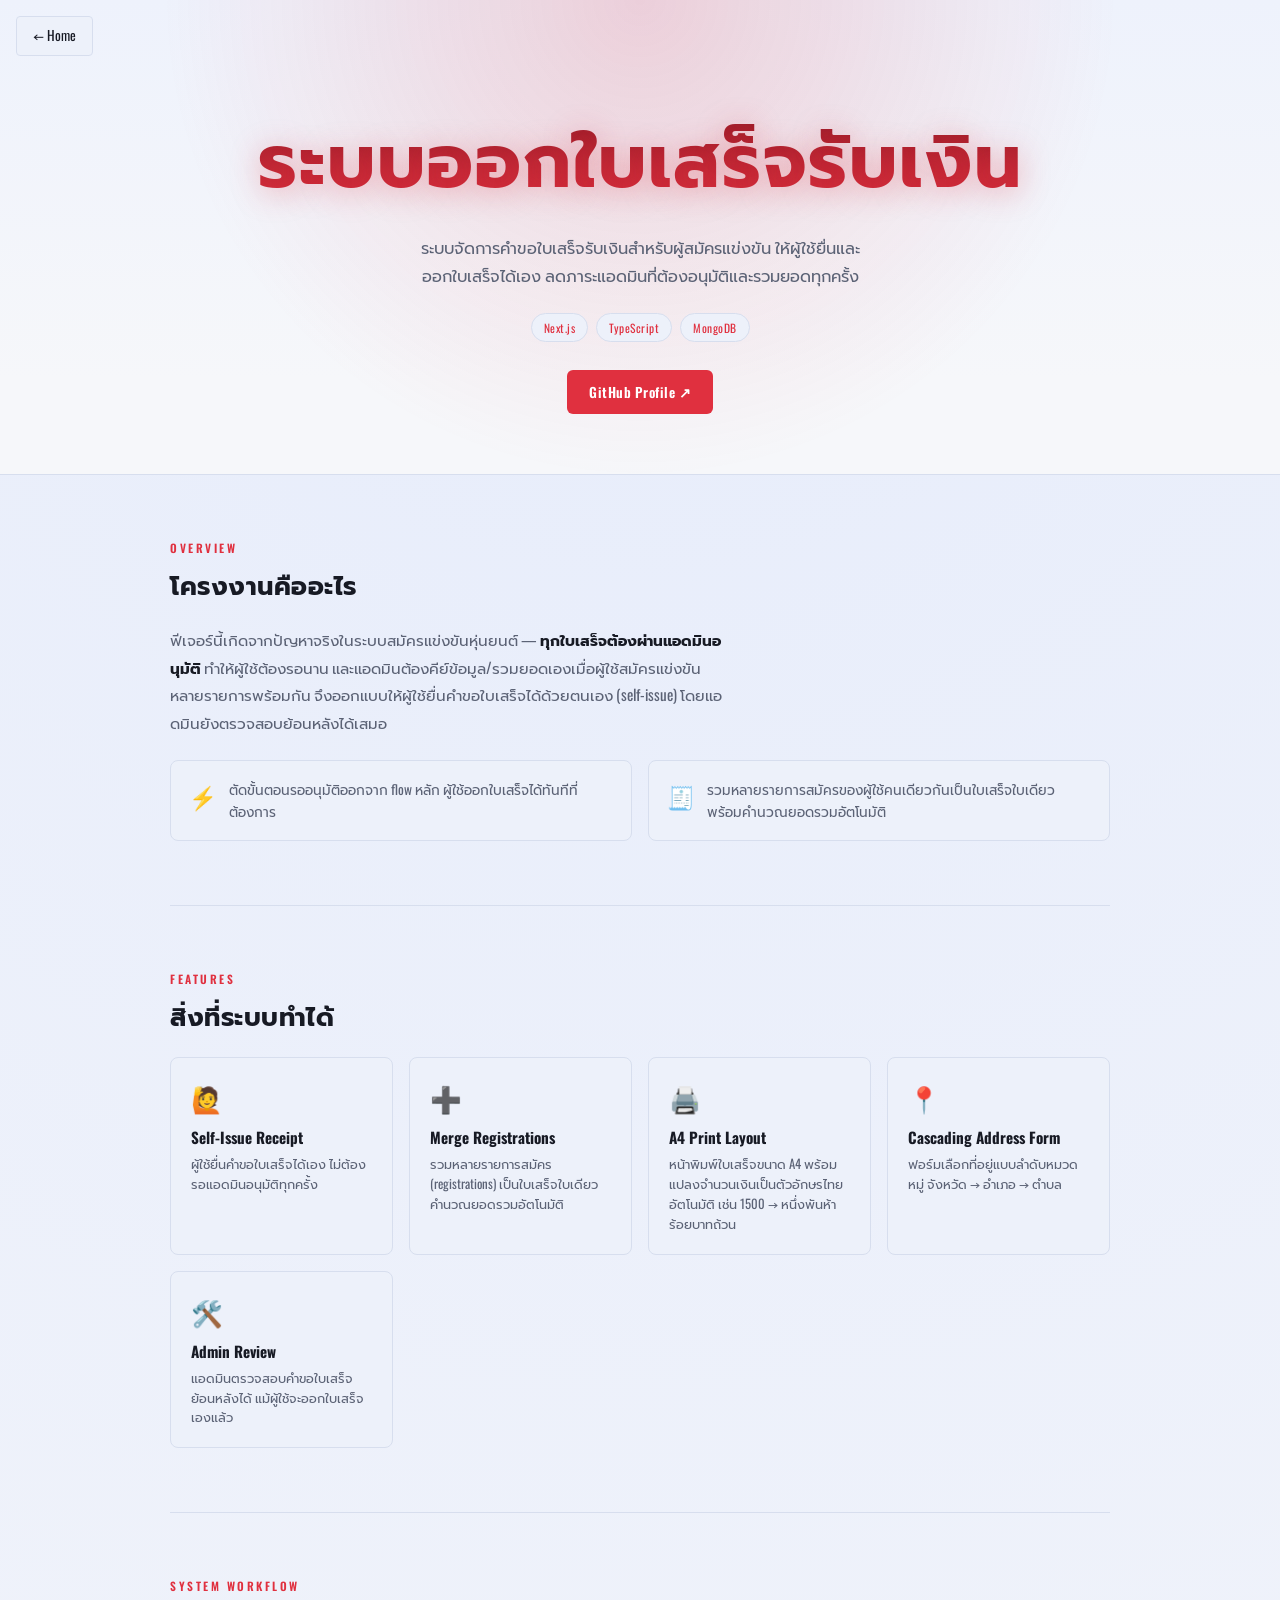
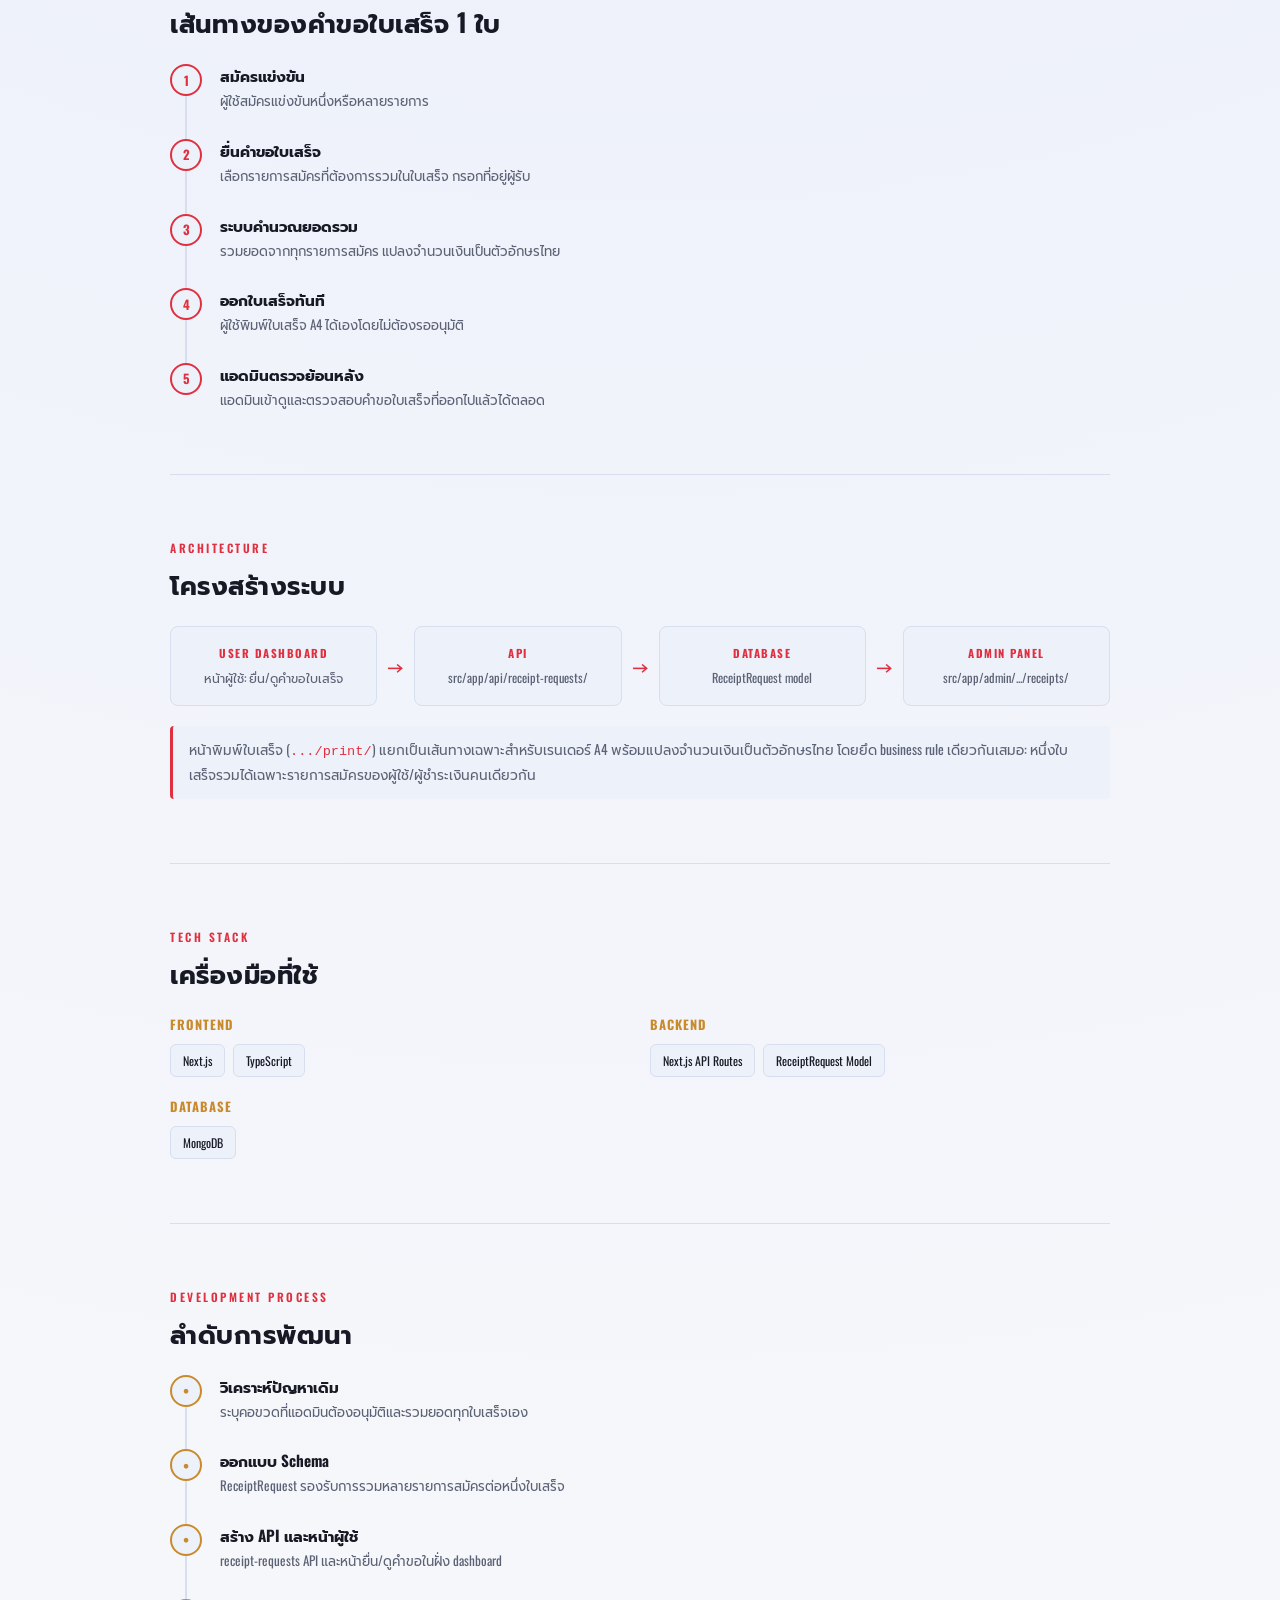
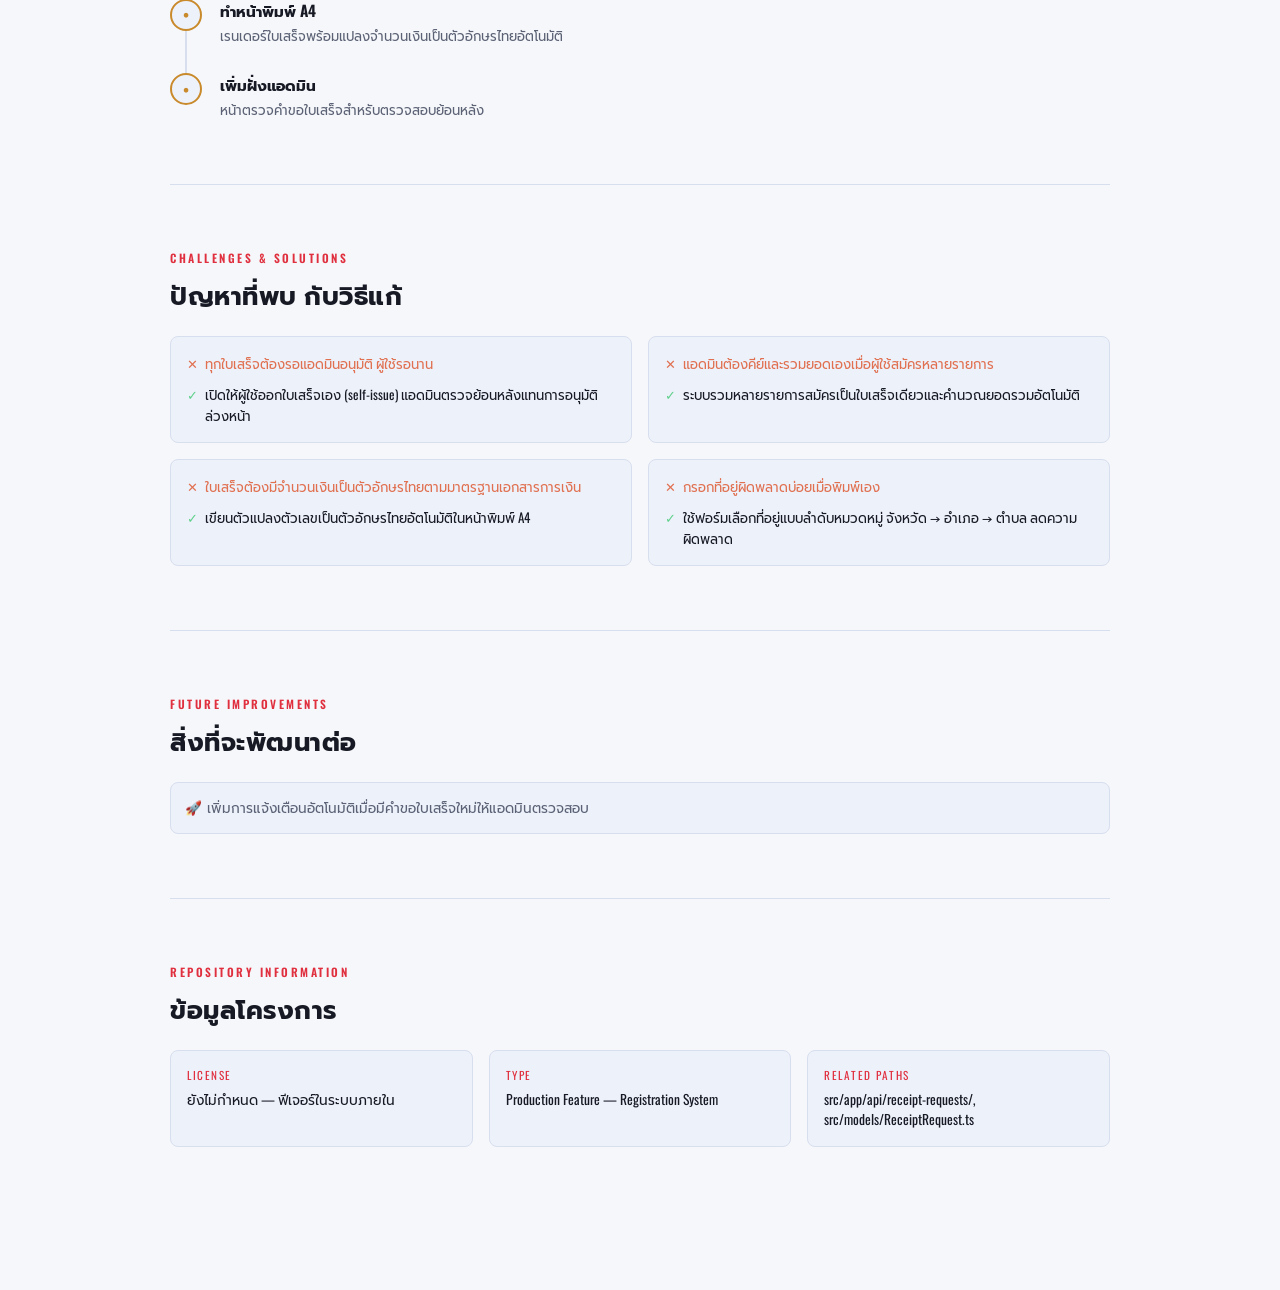
<file: pages/project-receipts.html>
<!DOCTYPE html>
<html lang="th">
<head>
<meta charset="UTF-8">
<meta name="viewport" content="width=device-width, initial-scale=1.0">
<title>Receipt System — Project Detail</title>
<link rel="preconnect" href="https://fonts.googleapis.com">
<link rel="preconnect" href="https://fonts.gstatic.com" crossorigin>
<link href="https://fonts.googleapis.com/css2?family=Anton&family=Oswald:wght@400;500;600;700&family=Prompt:wght@300;400;500;600;700&display=swap" rel="stylesheet">
<link rel="icon" type="image/png" href="../assess/image/logo.png">
<link rel="stylesheet" href="../assess/css/style.css">
<link rel="stylesheet" href="../assess/css/project-detail.css">
</head>
<body>

<a href="../index.html" class="pd-back">← Home</a>

<!-- 1. HERO -->
<header class="pd-hero" data-reveal>
  <h1 class="pd-hero-title">ระบบออกใบเสร็จรับเงิน</h1>
  <p class="pd-hero-tagline">ระบบจัดการคำขอใบเสร็จรับเงินสำหรับผู้สมัครแข่งขัน ให้ผู้ใช้ยื่นและออกใบเสร็จได้เอง ลดภาระแอดมินที่ต้องอนุมัติและรวมยอดทุกครั้ง</p>
  <div class="pd-hero-stack">
    <span>Next.js</span><span>TypeScript</span><span>MongoDB</span>
  </div>
  <div class="pd-hero-links">
    <a href="https://github.com/Blueksky01" target="_blank" rel="noopener" class="pd-btn pd-btn-primary">GitHub Profile ↗</a>
  </div>
</header>

<main>

  <!-- 2. OVERVIEW -->
  <section class="pd-section" data-reveal>
    <p class="pd-eyebrow">Overview</p>
    <h2 class="pd-heading">โครงงานคืออะไร</h2>
    <p class="pd-lead">ฟีเจอร์นี้เกิดจากปัญหาจริงในระบบสมัครแข่งขันหุ่นยนต์ — <strong>ทุกใบเสร็จต้องผ่านแอดมินอนุมัติ</strong> ทำให้ผู้ใช้ต้องรอนาน และแอดมินต้องคีย์ข้อมูล/รวมยอดเองเมื่อผู้ใช้สมัครแข่งขันหลายรายการพร้อมกัน จึงออกแบบให้ผู้ใช้ยื่นคำขอใบเสร็จได้ด้วยตนเอง (self-issue) โดยแอดมินยังตรวจสอบย้อนหลังได้เสมอ</p>
    <div class="pd-grid-2" data-stagger>
      <div class="pd-mini-card"><span class="pd-mini-icon">⚡</span><p>ตัดขั้นตอนรออนุมัติออกจาก flow หลัก ผู้ใช้ออกใบเสร็จได้ทันทีที่ต้องการ</p></div>
      <div class="pd-mini-card"><span class="pd-mini-icon">🧾</span><p>รวมหลายรายการสมัครของผู้ใช้คนเดียวกันเป็นใบเสร็จใบเดียว พร้อมคำนวณยอดรวมอัตโนมัติ</p></div>
    </div>
  </section>

  <!-- 3. FEATURES -->
  <section class="pd-section" data-reveal>
    <p class="pd-eyebrow">Features</p>
    <h2 class="pd-heading">สิ่งที่ระบบทำได้</h2>
    <div class="pd-feature-grid" data-stagger>
      <div class="pd-feature-card"><span class="pd-feature-icon">🙋</span><h3>Self-Issue Receipt</h3><p>ผู้ใช้ยื่นคำขอใบเสร็จได้เอง ไม่ต้องรอแอดมินอนุมัติทุกครั้ง</p></div>
      <div class="pd-feature-card"><span class="pd-feature-icon">➕</span><h3>Merge Registrations</h3><p>รวมหลายรายการสมัคร (registrations) เป็นใบเสร็จใบเดียว คำนวณยอดรวมอัตโนมัติ</p></div>
      <div class="pd-feature-card"><span class="pd-feature-icon">🖨️</span><h3>A4 Print Layout</h3><p>หน้าพิมพ์ใบเสร็จขนาด A4 พร้อมแปลงจำนวนเงินเป็นตัวอักษรไทยอัตโนมัติ เช่น 1500 → หนึ่งพันห้าร้อยบาทถ้วน</p></div>
      <div class="pd-feature-card"><span class="pd-feature-icon">📍</span><h3>Cascading Address Form</h3><p>ฟอร์มเลือกที่อยู่แบบลำดับหมวดหมู่ จังหวัด → อำเภอ → ตำบล</p></div>
      <div class="pd-feature-card"><span class="pd-feature-icon">🛠️</span><h3>Admin Review</h3><p>แอดมินตรวจสอบคำขอใบเสร็จย้อนหลังได้ แม้ผู้ใช้จะออกใบเสร็จเองแล้ว</p></div>
    </div>
  </section>

  <!-- 4. SYSTEM WORKFLOW -->
  <section class="pd-section" data-reveal>
    <p class="pd-eyebrow">System Workflow</p>
    <h2 class="pd-heading">เส้นทางของคำขอใบเสร็จ 1 ใบ</h2>
    <ol class="pd-timeline" data-stagger>
      <li><span class="pd-tl-dot">1</span><div><h3>สมัครแข่งขัน</h3><p>ผู้ใช้สมัครแข่งขันหนึ่งหรือหลายรายการ</p></div></li>
      <li><span class="pd-tl-dot">2</span><div><h3>ยื่นคำขอใบเสร็จ</h3><p>เลือกรายการสมัครที่ต้องการรวมในใบเสร็จ กรอกที่อยู่ผู้รับ</p></div></li>
      <li><span class="pd-tl-dot">3</span><div><h3>ระบบคำนวณยอดรวม</h3><p>รวมยอดจากทุกรายการสมัคร แปลงจำนวนเงินเป็นตัวอักษรไทย</p></div></li>
      <li><span class="pd-tl-dot">4</span><div><h3>ออกใบเสร็จทันที</h3><p>ผู้ใช้พิมพ์ใบเสร็จ A4 ได้เองโดยไม่ต้องรออนุมัติ</p></div></li>
      <li><span class="pd-tl-dot">5</span><div><h3>แอดมินตรวจย้อนหลัง</h3><p>แอดมินเข้าดูและตรวจสอบคำขอใบเสร็จที่ออกไปแล้วได้ตลอด</p></div></li>
    </ol>
  </section>

  <!-- 5. ARCHITECTURE -->
  <section class="pd-section" data-reveal>
    <p class="pd-eyebrow">Architecture</p>
    <h2 class="pd-heading">โครงสร้างระบบ</h2>
    <div class="pd-arch-flow" data-stagger>
      <div class="pd-arch-box"><span>User Dashboard</span><p>หน้าผู้ใช้: ยื่น/ดูคำขอใบเสร็จ</p></div>
      <div class="pd-arch-arrow">→</div>
      <div class="pd-arch-box"><span>API</span><p>src/app/api/receipt-requests/</p></div>
      <div class="pd-arch-arrow">→</div>
      <div class="pd-arch-box"><span>Database</span><p>ReceiptRequest model</p></div>
      <div class="pd-arch-arrow">→</div>
      <div class="pd-arch-box"><span>Admin Panel</span><p>src/app/admin/.../receipts/</p></div>
    </div>
    <p class="pd-note">หน้าพิมพ์ใบเสร็จ (<code>.../print/</code>) แยกเป็นเส้นทางเฉพาะสำหรับเรนเดอร์ A4 พร้อมแปลงจำนวนเงินเป็นตัวอักษรไทย โดยยึด business rule เดียวกันเสมอ: หนึ่งใบเสร็จรวมได้เฉพาะรายการสมัครของผู้ใช้/ผู้ชำระเงินคนเดียวกัน</p>
  </section>

  <!-- 6. TECH STACK -->
  <section class="pd-section" data-reveal>
    <p class="pd-eyebrow">Tech Stack</p>
    <h2 class="pd-heading">เครื่องมือที่ใช้</h2>
    <div class="pd-stack-groups" data-stagger>
      <div class="pd-stack-group"><h3>Frontend</h3><div class="pd-badges"><span>Next.js</span><span>TypeScript</span></div></div>
      <div class="pd-stack-group"><h3>Backend</h3><div class="pd-badges"><span>Next.js API Routes</span><span>ReceiptRequest Model</span></div></div>
      <div class="pd-stack-group"><h3>Database</h3><div class="pd-badges"><span>MongoDB</span></div></div>
    </div>
  </section>

  <!-- 7. DEVELOPMENT PROCESS -->
  <section class="pd-section" data-reveal>
    <p class="pd-eyebrow">Development Process</p>
    <h2 class="pd-heading">ลำดับการพัฒนา</h2>
    <ol class="pd-timeline pd-timeline-alt" data-stagger>
      <li><span class="pd-tl-dot">•</span><div><h3>วิเคราะห์ปัญหาเดิม</h3><p>ระบุคอขวดที่แอดมินต้องอนุมัติและรวมยอดทุกใบเสร็จเอง</p></div></li>
      <li><span class="pd-tl-dot">•</span><div><h3>ออกแบบ Schema</h3><p>ReceiptRequest รองรับการรวมหลายรายการสมัครต่อหนึ่งใบเสร็จ</p></div></li>
      <li><span class="pd-tl-dot">•</span><div><h3>สร้าง API และหน้าผู้ใช้</h3><p>receipt-requests API และหน้ายื่น/ดูคำขอในฝั่ง dashboard</p></div></li>
      <li><span class="pd-tl-dot">•</span><div><h3>ทำหน้าพิมพ์ A4</h3><p>เรนเดอร์ใบเสร็จพร้อมแปลงจำนวนเงินเป็นตัวอักษรไทยอัตโนมัติ</p></div></li>
      <li><span class="pd-tl-dot">•</span><div><h3>เพิ่มฝั่งแอดมิน</h3><p>หน้าตรวจคำขอใบเสร็จสำหรับตรวจสอบย้อนหลัง</p></div></li>
    </ol>
  </section>

  <!-- 8. CHALLENGES & SOLUTIONS -->
  <section class="pd-section" data-reveal>
    <p class="pd-eyebrow">Challenges & Solutions</p>
    <h2 class="pd-heading">ปัญหาที่พบ กับวิธีแก้</h2>
    <div class="pd-cs-grid" data-stagger>
      <div class="pd-cs-card"><p class="pd-cs-before">ทุกใบเสร็จต้องรอแอดมินอนุมัติ ผู้ใช้รอนาน</p><p class="pd-cs-after">เปิดให้ผู้ใช้ออกใบเสร็จเอง (self-issue) แอดมินตรวจย้อนหลังแทนการอนุมัติล่วงหน้า</p></div>
      <div class="pd-cs-card"><p class="pd-cs-before">แอดมินต้องคีย์และรวมยอดเองเมื่อผู้ใช้สมัครหลายรายการ</p><p class="pd-cs-after">ระบบรวมหลายรายการสมัครเป็นใบเสร็จเดียวและคำนวณยอดรวมอัตโนมัติ</p></div>
      <div class="pd-cs-card"><p class="pd-cs-before">ใบเสร็จต้องมีจำนวนเงินเป็นตัวอักษรไทยตามมาตรฐานเอกสารการเงิน</p><p class="pd-cs-after">เขียนตัวแปลงตัวเลขเป็นตัวอักษรไทยอัตโนมัติในหน้าพิมพ์ A4</p></div>
      <div class="pd-cs-card"><p class="pd-cs-before">กรอกที่อยู่ผิดพลาดบ่อยเมื่อพิมพ์เอง</p><p class="pd-cs-after">ใช้ฟอร์มเลือกที่อยู่แบบลำดับหมวดหมู่ จังหวัด → อำเภอ → ตำบล ลดความผิดพลาด</p></div>
    </div>
  </section>

  <!-- 9. FUTURE IMPROVEMENTS -->
  <section class="pd-section" data-reveal>
    <p class="pd-eyebrow">Future Improvements</p>
    <h2 class="pd-heading">สิ่งที่จะพัฒนาต่อ</h2>
    <ul class="pd-future-list" data-stagger>
      <li>เพิ่มการแจ้งเตือนอัตโนมัติเมื่อมีคำขอใบเสร็จใหม่ให้แอดมินตรวจสอบ</li>
    </ul>
  </section>

  <!-- 10. REPOSITORY INFO -->
  <section class="pd-section" data-reveal>
    <p class="pd-eyebrow">Repository Information</p>
    <h2 class="pd-heading">ข้อมูลโครงการ</h2>
    <div class="pd-repo-grid" data-stagger>
      <div class="pd-repo-card"><span>License</span><p>ยังไม่กำหนด — ฟีเจอร์ในระบบภายใน</p></div>
      <div class="pd-repo-card"><span>Type</span><p>Production Feature — Registration System</p></div>
      <div class="pd-repo-card"><span>Related Paths</span><p>src/app/api/receipt-requests/, src/models/ReceiptRequest.ts</p></div>
    </div>
  </section>

</main>

<script src="../assess/js/project-detail.js"></script>
</body>
</html>
</file>
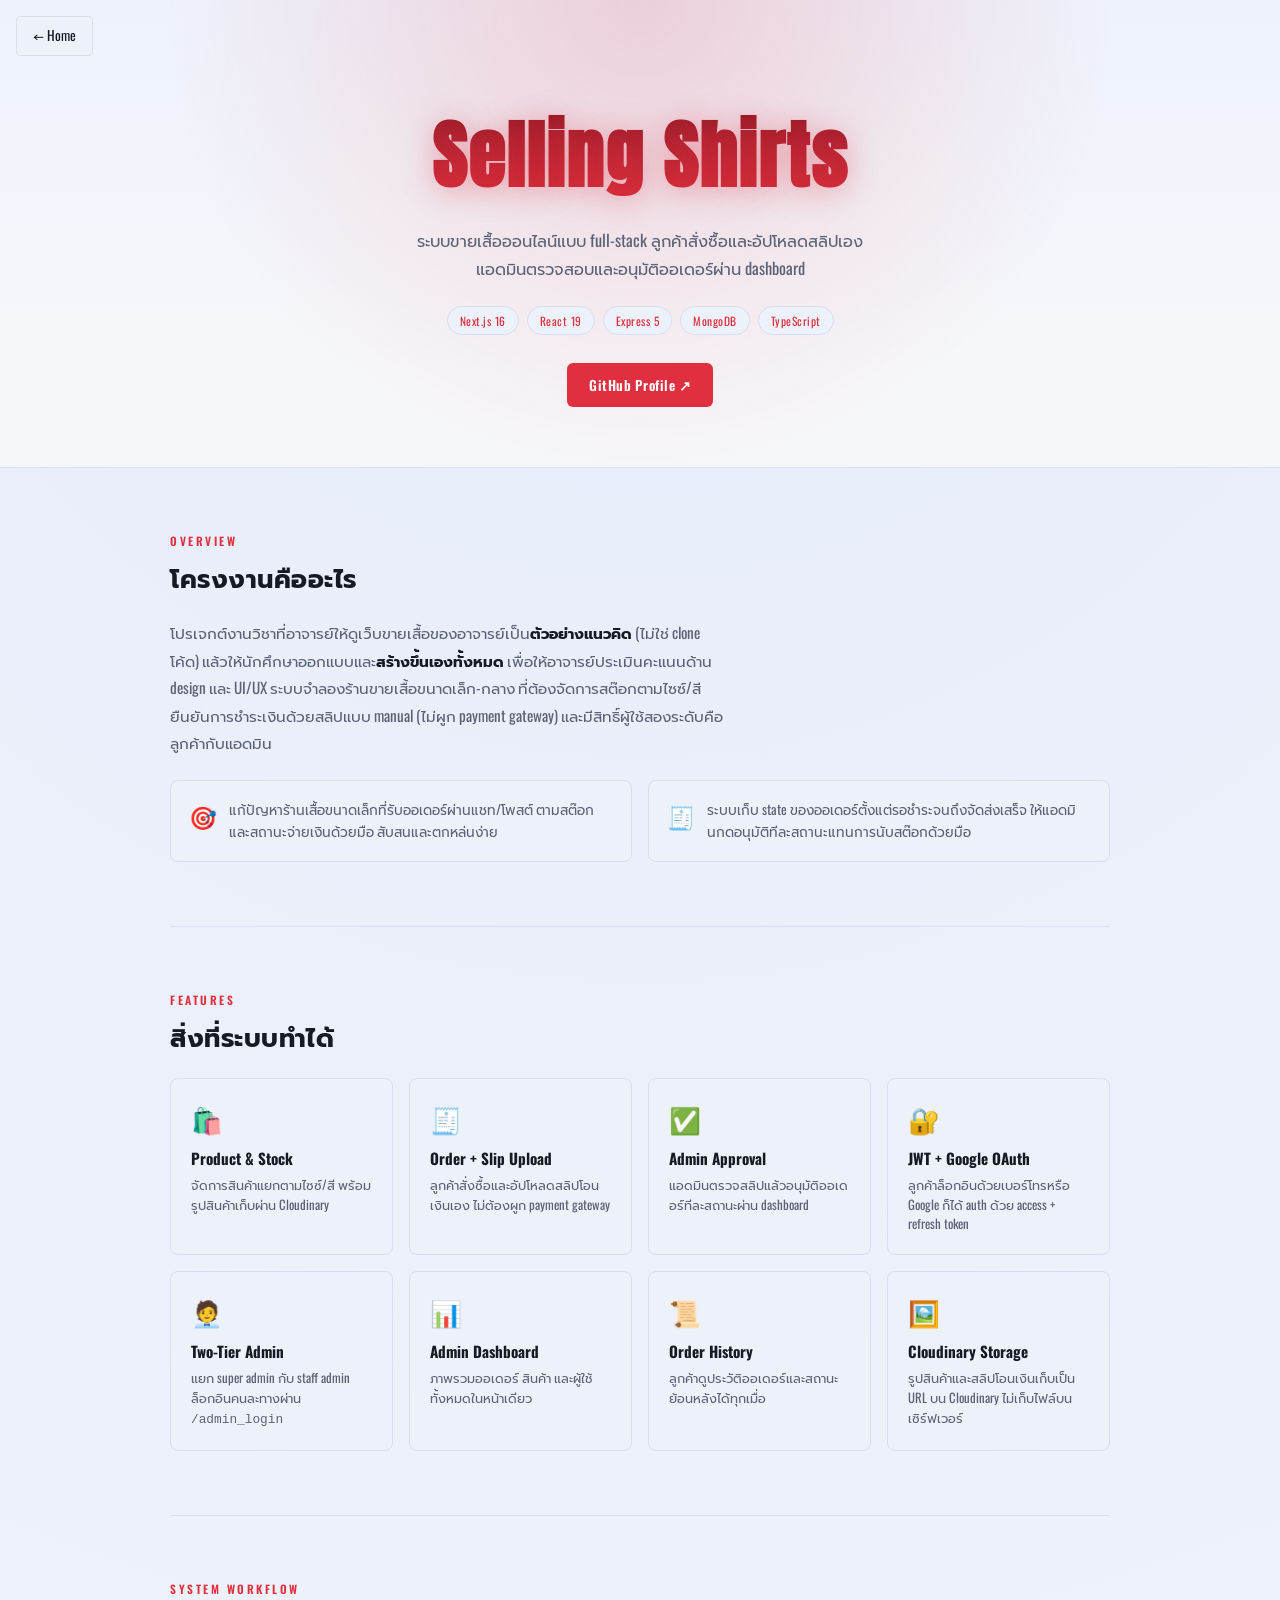
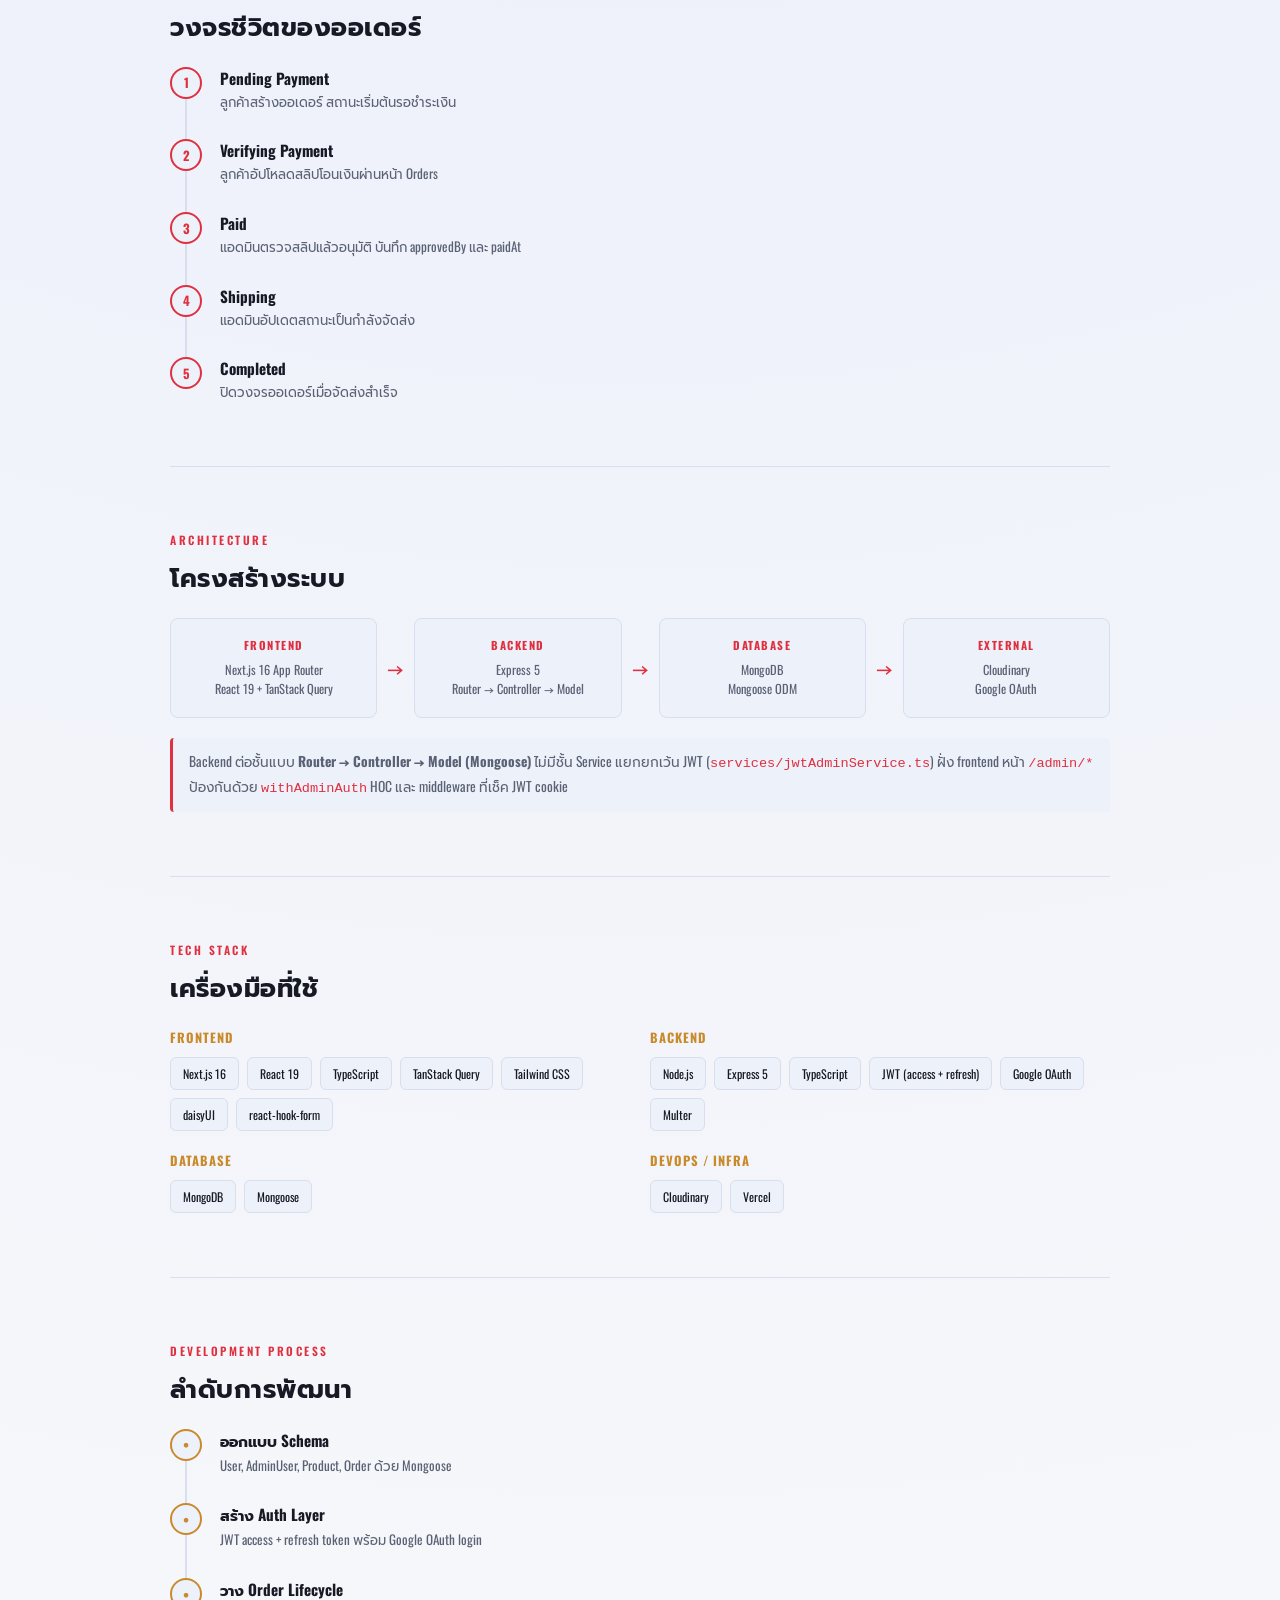
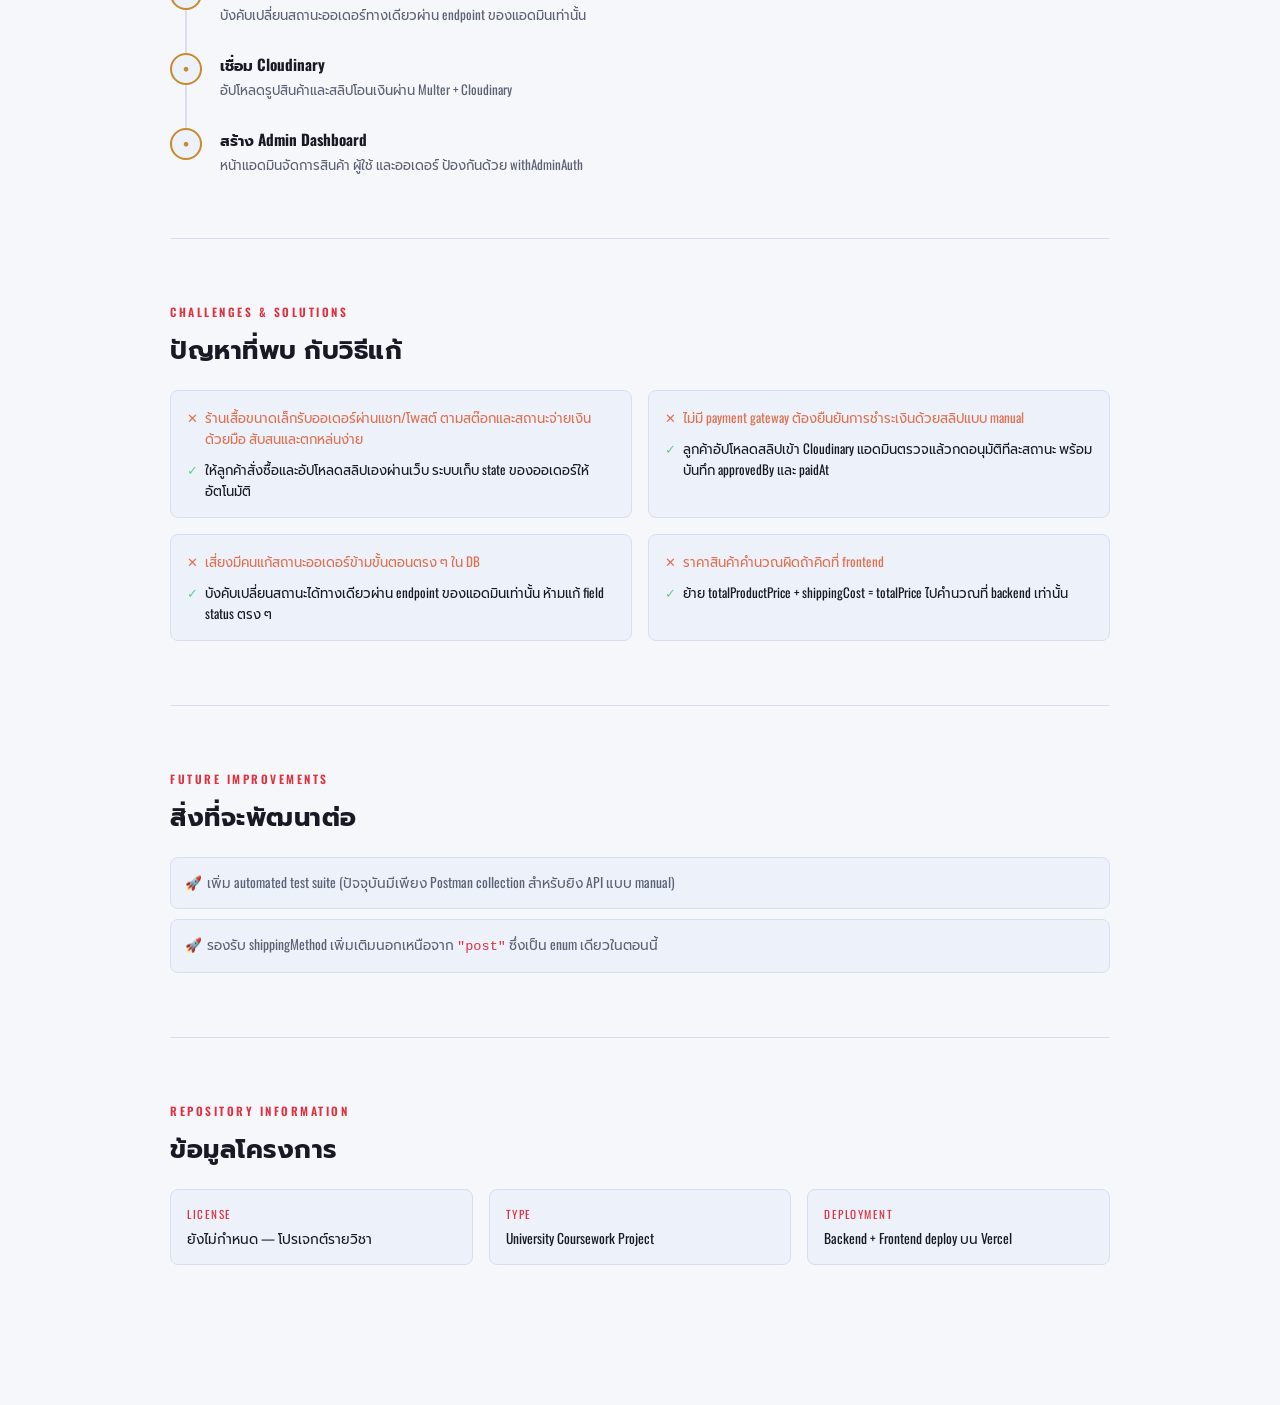
<file: pages/project-sellingshirts.html>
<!DOCTYPE html>
<html lang="th">
<head>
<meta charset="UTF-8">
<meta name="viewport" content="width=device-width, initial-scale=1.0">
<title>Selling Shirts — Project Detail</title>
<link rel="preconnect" href="https://fonts.googleapis.com">
<link rel="preconnect" href="https://fonts.gstatic.com" crossorigin>
<link href="https://fonts.googleapis.com/css2?family=Anton&family=Oswald:wght@400;500;600;700&family=Prompt:wght@300;400;500;600;700&display=swap" rel="stylesheet">
<link rel="icon" type="image/png" href="../assess/image/logo.png">
<link rel="stylesheet" href="../assess/css/style.css">
<link rel="stylesheet" href="../assess/css/project-detail.css">
</head>
<body>

<a href="../index.html" class="pd-back">← Home</a>

<!-- 1. HERO -->
<header class="pd-hero" data-reveal>
  <h1 class="pd-hero-title">Selling Shirts</h1>
  <p class="pd-hero-tagline">ระบบขายเสื้อออนไลน์แบบ full-stack ลูกค้าสั่งซื้อและอัปโหลดสลิปเอง แอดมินตรวจสอบและอนุมัติออเดอร์ผ่าน dashboard</p>
  <div class="pd-hero-stack">
    <span>Next.js 16</span><span>React 19</span><span>Express 5</span><span>MongoDB</span><span>TypeScript</span>
  </div>
  <div class="pd-hero-links">
    <a href="https://github.com/Blueksky01" target="_blank" rel="noopener" class="pd-btn pd-btn-primary">GitHub Profile ↗</a>
  </div>
</header>

<main>

  <!-- 2. OVERVIEW -->
  <section class="pd-section" data-reveal>
    <p class="pd-eyebrow">Overview</p>
    <h2 class="pd-heading">โครงงานคืออะไร</h2>
    <p class="pd-lead">โปรเจกต์งานวิชาที่อาจารย์ให้ดูเว็บขายเสื้อของอาจารย์เป็น<strong>ตัวอย่างแนวคิด</strong> (ไม่ใช่ clone โค้ด) แล้วให้นักศึกษาออกแบบและ<strong>สร้างขึ้นเองทั้งหมด</strong> เพื่อให้อาจารย์ประเมินคะแนนด้าน design และ UI/UX ระบบจำลองร้านขายเสื้อขนาดเล็ก-กลาง ที่ต้องจัดการสต๊อกตามไซซ์/สี ยืนยันการชำระเงินด้วยสลิปแบบ manual (ไม่ผูก payment gateway) และมีสิทธิ์ผู้ใช้สองระดับคือลูกค้ากับแอดมิน</p>
    <div class="pd-grid-2" data-stagger>
      <div class="pd-mini-card"><span class="pd-mini-icon">🎯</span><p>แก้ปัญหาร้านเสื้อขนาดเล็กที่รับออเดอร์ผ่านแชท/โพสต์ ตามสต๊อกและสถานะจ่ายเงินด้วยมือ สับสนและตกหล่นง่าย</p></div>
      <div class="pd-mini-card"><span class="pd-mini-icon">🧾</span><p>ระบบเก็บ state ของออเดอร์ตั้งแต่รอชำระจนถึงจัดส่งเสร็จ ให้แอดมินกดอนุมัติทีละสถานะแทนการนับสต๊อกด้วยมือ</p></div>
    </div>
  </section>

  <!-- 3. FEATURES -->
  <section class="pd-section" data-reveal>
    <p class="pd-eyebrow">Features</p>
    <h2 class="pd-heading">สิ่งที่ระบบทำได้</h2>
    <div class="pd-feature-grid" data-stagger>
      <div class="pd-feature-card"><span class="pd-feature-icon">🛍️</span><h3>Product & Stock</h3><p>จัดการสินค้าแยกตามไซซ์/สี พร้อมรูปสินค้าเก็บผ่าน Cloudinary</p></div>
      <div class="pd-feature-card"><span class="pd-feature-icon">🧾</span><h3>Order + Slip Upload</h3><p>ลูกค้าสั่งซื้อและอัปโหลดสลิปโอนเงินเอง ไม่ต้องผูก payment gateway</p></div>
      <div class="pd-feature-card"><span class="pd-feature-icon">✅</span><h3>Admin Approval</h3><p>แอดมินตรวจสลิปแล้วอนุมัติออเดอร์ทีละสถานะผ่าน dashboard</p></div>
      <div class="pd-feature-card"><span class="pd-feature-icon">🔐</span><h3>JWT + Google OAuth</h3><p>ลูกค้าล็อกอินด้วยเบอร์โทรหรือ Google ก็ได้ auth ด้วย access + refresh token</p></div>
      <div class="pd-feature-card"><span class="pd-feature-icon">🧑‍💼</span><h3>Two-Tier Admin</h3><p>แยก super admin กับ staff admin ล็อกอินคนละทางผ่าน <code>/admin_login</code></p></div>
      <div class="pd-feature-card"><span class="pd-feature-icon">📊</span><h3>Admin Dashboard</h3><p>ภาพรวมออเดอร์ สินค้า และผู้ใช้ทั้งหมดในหน้าเดียว</p></div>
      <div class="pd-feature-card"><span class="pd-feature-icon">📜</span><h3>Order History</h3><p>ลูกค้าดูประวัติออเดอร์และสถานะย้อนหลังได้ทุกเมื่อ</p></div>
      <div class="pd-feature-card"><span class="pd-feature-icon">🖼️</span><h3>Cloudinary Storage</h3><p>รูปสินค้าและสลิปโอนเงินเก็บเป็น URL บน Cloudinary ไม่เก็บไฟล์บนเซิร์ฟเวอร์</p></div>
    </div>
  </section>

  <!-- 4. SYSTEM WORKFLOW -->
  <section class="pd-section" data-reveal>
    <p class="pd-eyebrow">System Workflow</p>
    <h2 class="pd-heading">วงจรชีวิตของออเดอร์</h2>
    <ol class="pd-timeline" data-stagger>
      <li><span class="pd-tl-dot">1</span><div><h3>Pending Payment</h3><p>ลูกค้าสร้างออเดอร์ สถานะเริ่มต้นรอชำระเงิน</p></div></li>
      <li><span class="pd-tl-dot">2</span><div><h3>Verifying Payment</h3><p>ลูกค้าอัปโหลดสลิปโอนเงินผ่านหน้า Orders</p></div></li>
      <li><span class="pd-tl-dot">3</span><div><h3>Paid</h3><p>แอดมินตรวจสลิปแล้วอนุมัติ บันทึก approvedBy และ paidAt</p></div></li>
      <li><span class="pd-tl-dot">4</span><div><h3>Shipping</h3><p>แอดมินอัปเดตสถานะเป็นกำลังจัดส่ง</p></div></li>
      <li><span class="pd-tl-dot">5</span><div><h3>Completed</h3><p>ปิดวงจรออเดอร์เมื่อจัดส่งสำเร็จ</p></div></li>
    </ol>
  </section>

  <!-- 5. ARCHITECTURE -->
  <section class="pd-section" data-reveal>
    <p class="pd-eyebrow">Architecture</p>
    <h2 class="pd-heading">โครงสร้างระบบ</h2>
    <div class="pd-arch-flow" data-stagger>
      <div class="pd-arch-box"><span>Frontend</span><p>Next.js 16 App Router<br>React 19 + TanStack Query</p></div>
      <div class="pd-arch-arrow">→</div>
      <div class="pd-arch-box"><span>Backend</span><p>Express 5<br>Router → Controller → Model</p></div>
      <div class="pd-arch-arrow">→</div>
      <div class="pd-arch-box"><span>Database</span><p>MongoDB<br>Mongoose ODM</p></div>
      <div class="pd-arch-arrow">→</div>
      <div class="pd-arch-box"><span>External</span><p>Cloudinary<br>Google OAuth</p></div>
    </div>
    <p class="pd-note">Backend ต่อชั้นแบบ <strong>Router → Controller → Model (Mongoose)</strong> ไม่มีชั้น Service แยกยกเว้น JWT (<code>services/jwtAdminService.ts</code>) ฝั่ง frontend หน้า <code>/admin/*</code> ป้องกันด้วย <code>withAdminAuth</code> HOC และ middleware ที่เช็ค JWT cookie</p>
  </section>

  <!-- 6. TECH STACK -->
  <section class="pd-section" data-reveal>
    <p class="pd-eyebrow">Tech Stack</p>
    <h2 class="pd-heading">เครื่องมือที่ใช้</h2>
    <div class="pd-stack-groups" data-stagger>
      <div class="pd-stack-group"><h3>Frontend</h3><div class="pd-badges"><span>Next.js 16</span><span>React 19</span><span>TypeScript</span><span>TanStack Query</span><span>Tailwind CSS</span><span>daisyUI</span><span>react-hook-form</span></div></div>
      <div class="pd-stack-group"><h3>Backend</h3><div class="pd-badges"><span>Node.js</span><span>Express 5</span><span>TypeScript</span><span>JWT (access + refresh)</span><span>Google OAuth</span><span>Multer</span></div></div>
      <div class="pd-stack-group"><h3>Database</h3><div class="pd-badges"><span>MongoDB</span><span>Mongoose</span></div></div>
      <div class="pd-stack-group"><h3>DevOps / Infra</h3><div class="pd-badges"><span>Cloudinary</span><span>Vercel</span></div></div>
    </div>
  </section>

  <!-- 7. DEVELOPMENT PROCESS -->
  <section class="pd-section" data-reveal>
    <p class="pd-eyebrow">Development Process</p>
    <h2 class="pd-heading">ลำดับการพัฒนา</h2>
    <ol class="pd-timeline pd-timeline-alt" data-stagger>
      <li><span class="pd-tl-dot">•</span><div><h3>ออกแบบ Schema</h3><p>User, AdminUser, Product, Order ด้วย Mongoose</p></div></li>
      <li><span class="pd-tl-dot">•</span><div><h3>สร้าง Auth Layer</h3><p>JWT access + refresh token พร้อม Google OAuth login</p></div></li>
      <li><span class="pd-tl-dot">•</span><div><h3>วาง Order Lifecycle</h3><p>บังคับเปลี่ยนสถานะออเดอร์ทางเดียวผ่าน endpoint ของแอดมินเท่านั้น</p></div></li>
      <li><span class="pd-tl-dot">•</span><div><h3>เชื่อม Cloudinary</h3><p>อัปโหลดรูปสินค้าและสลิปโอนเงินผ่าน Multer + Cloudinary</p></div></li>
      <li><span class="pd-tl-dot">•</span><div><h3>สร้าง Admin Dashboard</h3><p>หน้าแอดมินจัดการสินค้า ผู้ใช้ และออเดอร์ ป้องกันด้วย withAdminAuth</p></div></li>
    </ol>
  </section>

  <!-- 8. CHALLENGES & SOLUTIONS -->
  <section class="pd-section" data-reveal>
    <p class="pd-eyebrow">Challenges & Solutions</p>
    <h2 class="pd-heading">ปัญหาที่พบ กับวิธีแก้</h2>
    <div class="pd-cs-grid" data-stagger>
      <div class="pd-cs-card"><p class="pd-cs-before">ร้านเสื้อขนาดเล็กรับออเดอร์ผ่านแชท/โพสต์ ตามสต๊อกและสถานะจ่ายเงินด้วยมือ สับสนและตกหล่นง่าย</p><p class="pd-cs-after">ให้ลูกค้าสั่งซื้อและอัปโหลดสลิปเองผ่านเว็บ ระบบเก็บ state ของออเดอร์ให้อัตโนมัติ</p></div>
      <div class="pd-cs-card"><p class="pd-cs-before">ไม่มี payment gateway ต้องยืนยันการชำระเงินด้วยสลิปแบบ manual</p><p class="pd-cs-after">ลูกค้าอัปโหลดสลิปเข้า Cloudinary แอดมินตรวจแล้วกดอนุมัติทีละสถานะ พร้อมบันทึก approvedBy และ paidAt</p></div>
      <div class="pd-cs-card"><p class="pd-cs-before">เสี่ยงมีคนแก้สถานะออเดอร์ข้ามขั้นตอนตรง ๆ ใน DB</p><p class="pd-cs-after">บังคับเปลี่ยนสถานะได้ทางเดียวผ่าน endpoint ของแอดมินเท่านั้น ห้ามแก้ field status ตรง ๆ</p></div>
      <div class="pd-cs-card"><p class="pd-cs-before">ราคาสินค้าคำนวณผิดถ้าคิดที่ frontend</p><p class="pd-cs-after">ย้าย totalProductPrice + shippingCost = totalPrice ไปคำนวณที่ backend เท่านั้น</p></div>
    </div>
  </section>

  <!-- 9. FUTURE IMPROVEMENTS -->
  <section class="pd-section" data-reveal>
    <p class="pd-eyebrow">Future Improvements</p>
    <h2 class="pd-heading">สิ่งที่จะพัฒนาต่อ</h2>
    <ul class="pd-future-list" data-stagger>
      <li>เพิ่ม automated test suite (ปัจจุบันมีเพียง Postman collection สำหรับยิง API แบบ manual)</li>
      <li>รองรับ shippingMethod เพิ่มเติมนอกเหนือจาก <code>"post"</code> ซึ่งเป็น enum เดียวในตอนนี้</li>
    </ul>
  </section>

  <!-- 10. REPOSITORY INFO -->
  <section class="pd-section" data-reveal>
    <p class="pd-eyebrow">Repository Information</p>
    <h2 class="pd-heading">ข้อมูลโครงการ</h2>
    <div class="pd-repo-grid" data-stagger>
      <div class="pd-repo-card"><span>License</span><p>ยังไม่กำหนด — โปรเจกต์รายวิชา</p></div>
      <div class="pd-repo-card"><span>Type</span><p>University Coursework Project</p></div>
      <div class="pd-repo-card"><span>Deployment</span><p>Backend + Frontend deploy บน Vercel</p></div>
    </div>
  </section>

</main>

<script src="../assess/js/project-detail.js"></script>
</body>
</html>
</file>
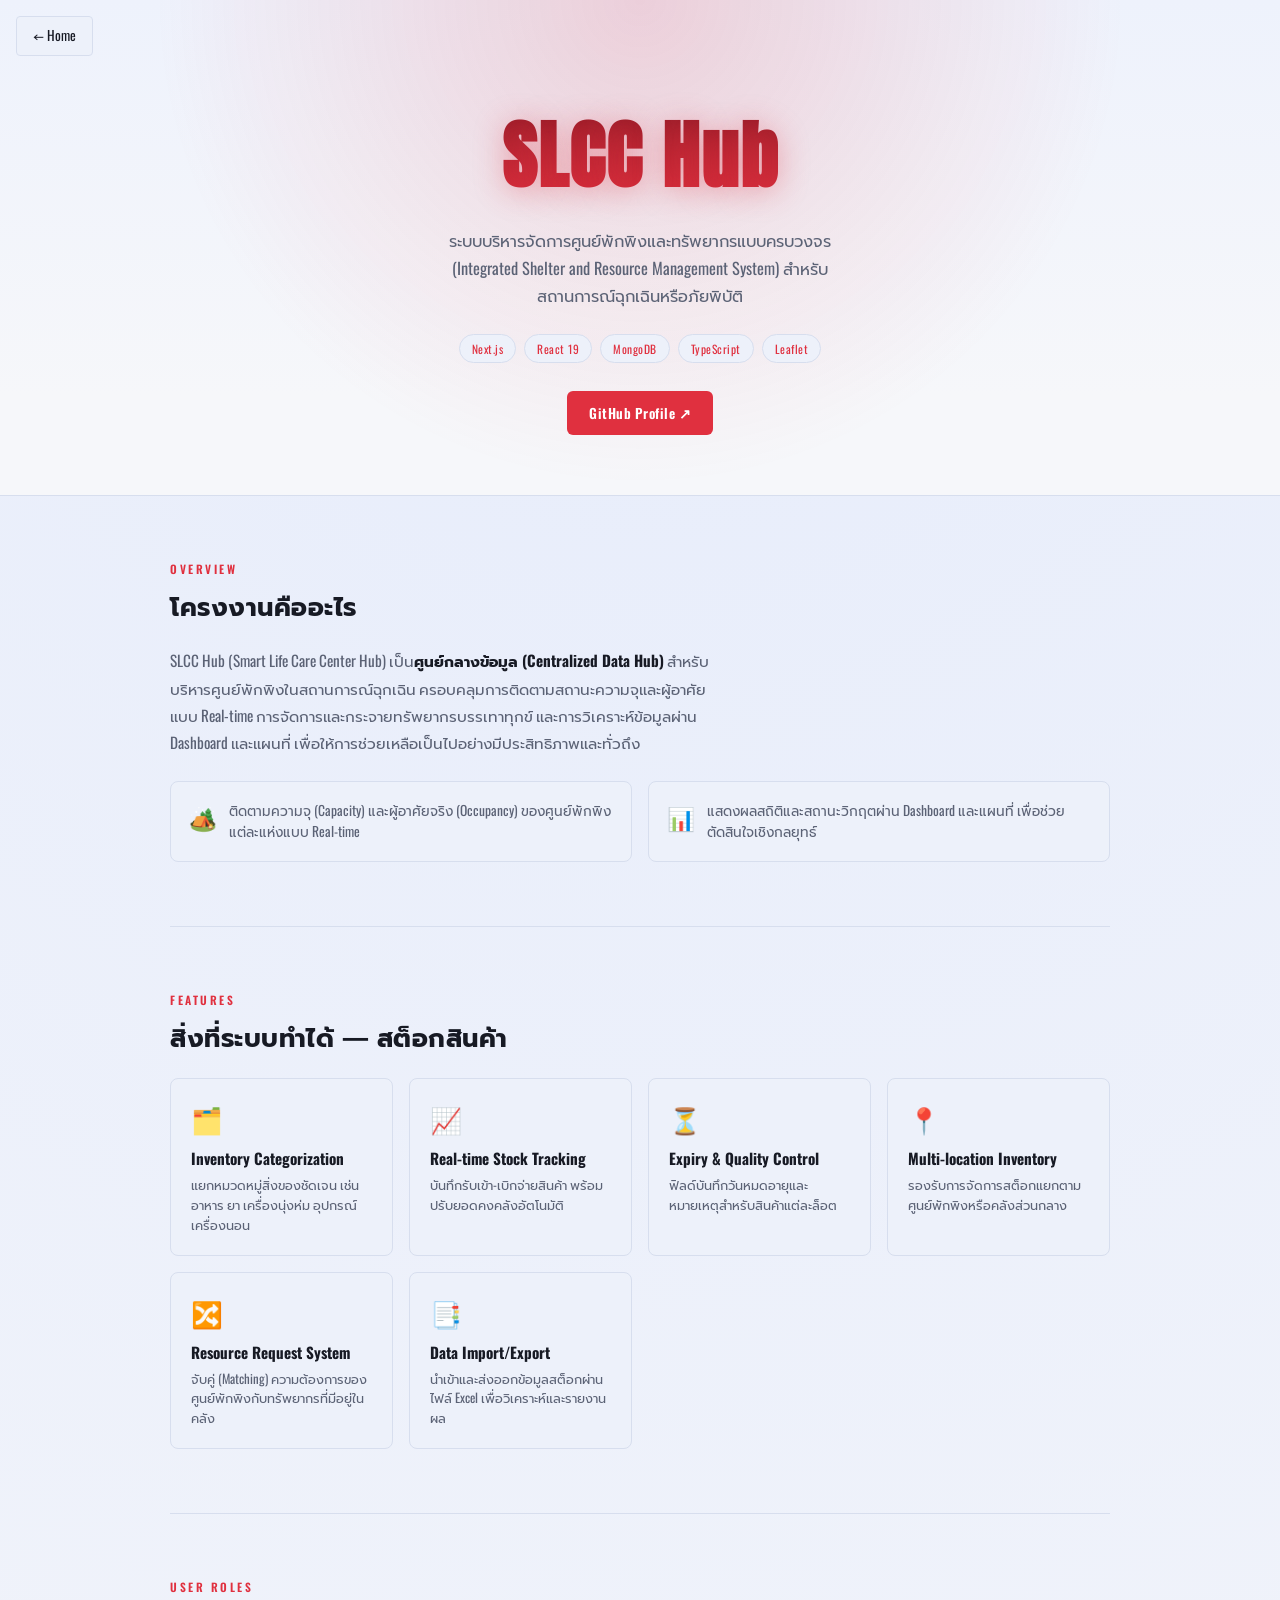
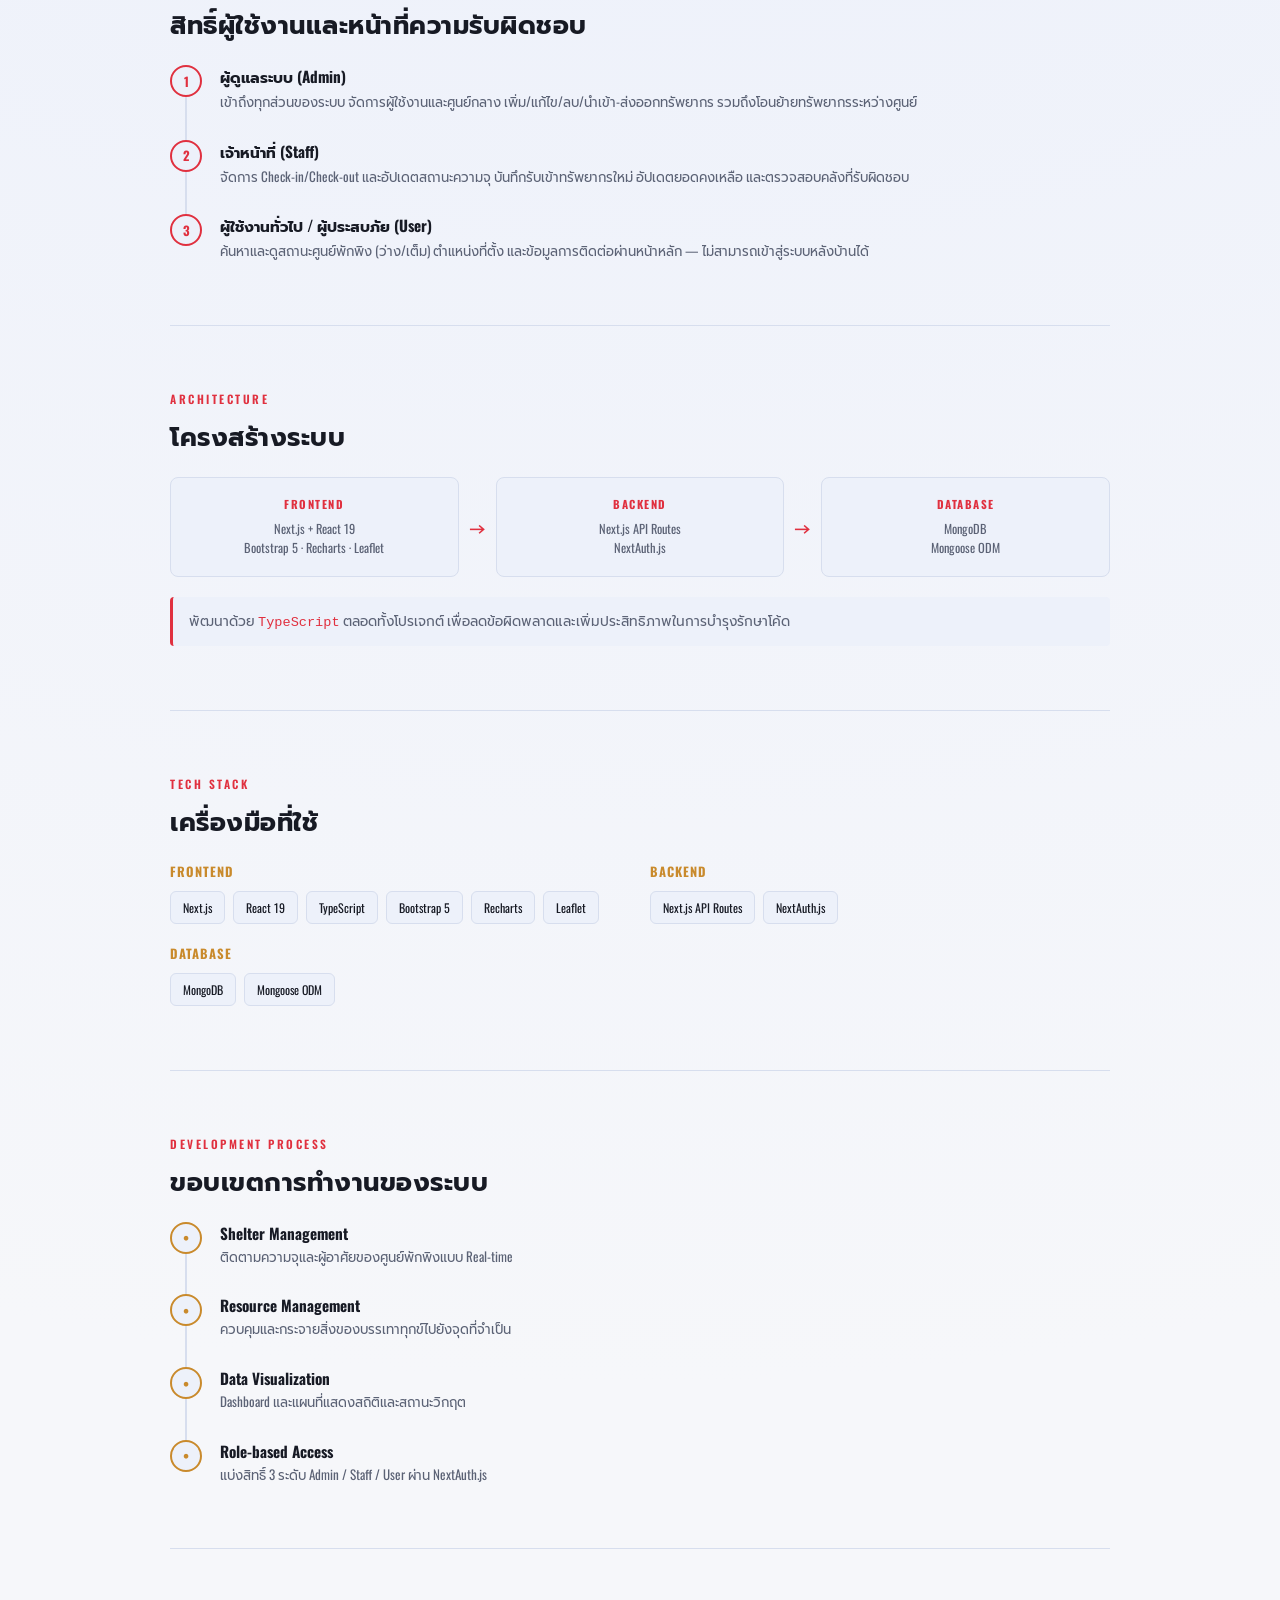
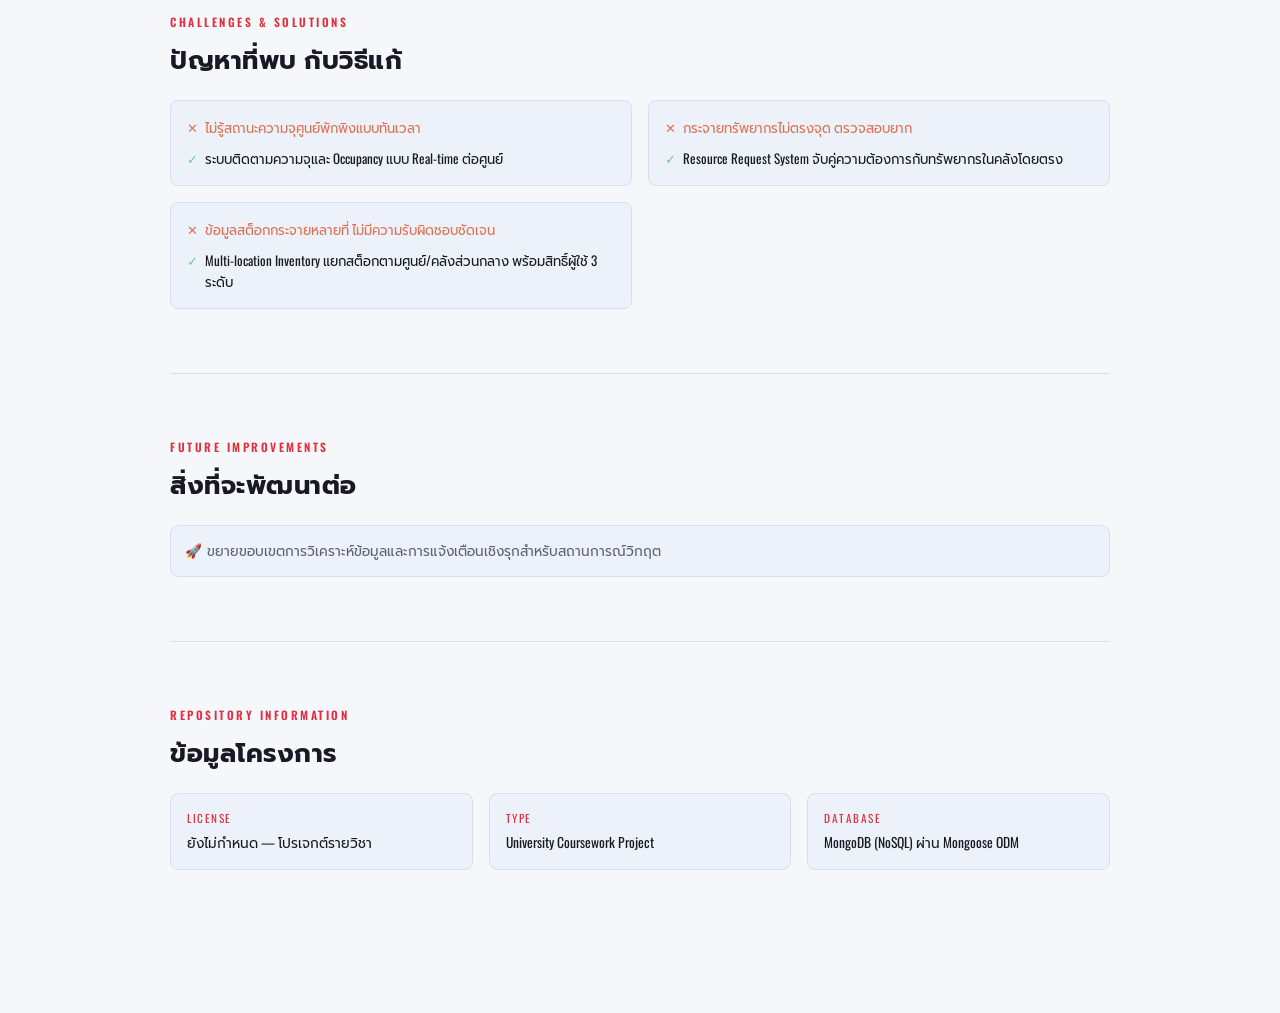
<file: pages/project-slcc.html>
<!DOCTYPE html>
<html lang="th">
<head>
<meta charset="UTF-8">
<meta name="viewport" content="width=device-width, initial-scale=1.0">
<title>SLCC Hub — Project Detail</title>
<link rel="preconnect" href="https://fonts.googleapis.com">
<link rel="preconnect" href="https://fonts.gstatic.com" crossorigin>
<link href="https://fonts.googleapis.com/css2?family=Anton&family=Oswald:wght@400;500;600;700&family=Prompt:wght@300;400;500;600;700&display=swap" rel="stylesheet">
<link rel="icon" type="image/png" href="../assess/image/logo.png">
<link rel="stylesheet" href="../assess/css/style.css">
<link rel="stylesheet" href="../assess/css/project-detail.css">
</head>
<body>

<a href="../index.html" class="pd-back">← Home</a>

<!-- 1. HERO -->
<header class="pd-hero" data-reveal>
  <h1 class="pd-hero-title">SLCC Hub</h1>
  <p class="pd-hero-tagline">ระบบบริหารจัดการศูนย์พักพิงและทรัพยากรแบบครบวงจร (Integrated Shelter and Resource Management System) สำหรับสถานการณ์ฉุกเฉินหรือภัยพิบัติ</p>
  <div class="pd-hero-stack">
    <span>Next.js</span><span>React 19</span><span>MongoDB</span><span>TypeScript</span><span>Leaflet</span>
  </div>
  <div class="pd-hero-links">
    <a href="https://github.com/Blueksky01" target="_blank" rel="noopener" class="pd-btn pd-btn-primary">GitHub Profile ↗</a>
  </div>
</header>

<main>

  <!-- 2. OVERVIEW -->
  <section class="pd-section" data-reveal>
    <p class="pd-eyebrow">Overview</p>
    <h2 class="pd-heading">โครงงานคืออะไร</h2>
    <p class="pd-lead">SLCC Hub (Smart Life Care Center Hub) เป็น<strong>ศูนย์กลางข้อมูล (Centralized Data Hub)</strong> สำหรับบริหารศูนย์พักพิงในสถานการณ์ฉุกเฉิน ครอบคลุมการติดตามสถานะความจุและผู้อาศัยแบบ Real-time การจัดการและกระจายทรัพยากรบรรเทาทุกข์ และการวิเคราะห์ข้อมูลผ่าน Dashboard และแผนที่ เพื่อให้การช่วยเหลือเป็นไปอย่างมีประสิทธิภาพและทั่วถึง</p>
    <div class="pd-grid-2" data-stagger>
      <div class="pd-mini-card"><span class="pd-mini-icon">🏕️</span><p>ติดตามความจุ (Capacity) และผู้อาศัยจริง (Occupancy) ของศูนย์พักพิงแต่ละแห่งแบบ Real-time</p></div>
      <div class="pd-mini-card"><span class="pd-mini-icon">📊</span><p>แสดงผลสถิติและสถานะวิกฤตผ่าน Dashboard และแผนที่ เพื่อช่วยตัดสินใจเชิงกลยุทธ์</p></div>
    </div>
  </section>

  <!-- 3. FEATURES -->
  <section class="pd-section" data-reveal>
    <p class="pd-eyebrow">Features</p>
    <h2 class="pd-heading">สิ่งที่ระบบทำได้ — สต็อกสินค้า</h2>
    <div class="pd-feature-grid" data-stagger>
      <div class="pd-feature-card"><span class="pd-feature-icon">🗂️</span><h3>Inventory Categorization</h3><p>แยกหมวดหมู่สิ่งของชัดเจน เช่น อาหาร ยา เครื่องนุ่งห่ม อุปกรณ์เครื่องนอน</p></div>
      <div class="pd-feature-card"><span class="pd-feature-icon">📈</span><h3>Real-time Stock Tracking</h3><p>บันทึกรับเข้า-เบิกจ่ายสินค้า พร้อมปรับยอดคงคลังอัตโนมัติ</p></div>
      <div class="pd-feature-card"><span class="pd-feature-icon">⏳</span><h3>Expiry & Quality Control</h3><p>ฟิลด์บันทึกวันหมดอายุและหมายเหตุสำหรับสินค้าแต่ละล็อต</p></div>
      <div class="pd-feature-card"><span class="pd-feature-icon">📍</span><h3>Multi-location Inventory</h3><p>รองรับการจัดการสต็อกแยกตามศูนย์พักพิงหรือคลังส่วนกลาง</p></div>
      <div class="pd-feature-card"><span class="pd-feature-icon">🔀</span><h3>Resource Request System</h3><p>จับคู่ (Matching) ความต้องการของศูนย์พักพิงกับทรัพยากรที่มีอยู่ในคลัง</p></div>
      <div class="pd-feature-card"><span class="pd-feature-icon">📑</span><h3>Data Import/Export</h3><p>นำเข้าและส่งออกข้อมูลสต็อกผ่านไฟล์ Excel เพื่อวิเคราะห์และรายงานผล</p></div>
    </div>
  </section>

  <!-- 4. SYSTEM WORKFLOW -->
  <section class="pd-section" data-reveal>
    <p class="pd-eyebrow">User Roles</p>
    <h2 class="pd-heading">สิทธิ์ผู้ใช้งานและหน้าที่ความรับผิดชอบ</h2>
    <ol class="pd-timeline" data-stagger>
      <li><span class="pd-tl-dot">1</span><div><h3>ผู้ดูแลระบบ (Admin)</h3><p>เข้าถึงทุกส่วนของระบบ จัดการผู้ใช้งานและศูนย์กลาง เพิ่ม/แก้ไข/ลบ/นำเข้า-ส่งออกทรัพยากร รวมถึงโอนย้ายทรัพยากรระหว่างศูนย์</p></div></li>
      <li><span class="pd-tl-dot">2</span><div><h3>เจ้าหน้าที่ (Staff)</h3><p>จัดการ Check-in/Check-out และอัปเดตสถานะความจุ บันทึกรับเข้าทรัพยากรใหม่ อัปเดตยอดคงเหลือ และตรวจสอบคลังที่รับผิดชอบ</p></div></li>
      <li><span class="pd-tl-dot">3</span><div><h3>ผู้ใช้งานทั่วไป / ผู้ประสบภัย (User)</h3><p>ค้นหาและดูสถานะศูนย์พักพิง (ว่าง/เต็ม) ตำแหน่งที่ตั้ง และข้อมูลการติดต่อผ่านหน้าหลัก — ไม่สามารถเข้าสู่ระบบหลังบ้านได้</p></div></li>
    </ol>
  </section>

  <!-- 5. ARCHITECTURE -->
  <section class="pd-section" data-reveal>
    <p class="pd-eyebrow">Architecture</p>
    <h2 class="pd-heading">โครงสร้างระบบ</h2>
    <div class="pd-arch-flow" data-stagger>
      <div class="pd-arch-box"><span>Frontend</span><p>Next.js + React 19<br>Bootstrap 5 · Recharts · Leaflet</p></div>
      <div class="pd-arch-arrow">→</div>
      <div class="pd-arch-box"><span>Backend</span><p>Next.js API Routes<br>NextAuth.js</p></div>
      <div class="pd-arch-arrow">→</div>
      <div class="pd-arch-box"><span>Database</span><p>MongoDB<br>Mongoose ODM</p></div>
    </div>
    <p class="pd-note">พัฒนาด้วย <code>TypeScript</code> ตลอดทั้งโปรเจกต์ เพื่อลดข้อผิดพลาดและเพิ่มประสิทธิภาพในการบำรุงรักษาโค้ด</p>
  </section>

  <!-- 6. TECH STACK -->
  <section class="pd-section" data-reveal>
    <p class="pd-eyebrow">Tech Stack</p>
    <h2 class="pd-heading">เครื่องมือที่ใช้</h2>
    <div class="pd-stack-groups" data-stagger>
      <div class="pd-stack-group"><h3>Frontend</h3><div class="pd-badges"><span>Next.js</span><span>React 19</span><span>TypeScript</span><span>Bootstrap 5</span><span>Recharts</span><span>Leaflet</span></div></div>
      <div class="pd-stack-group"><h3>Backend</h3><div class="pd-badges"><span>Next.js API Routes</span><span>NextAuth.js</span></div></div>
      <div class="pd-stack-group"><h3>Database</h3><div class="pd-badges"><span>MongoDB</span><span>Mongoose ODM</span></div></div>
    </div>
  </section>

  <!-- 7. DEVELOPMENT PROCESS -->
  <section class="pd-section" data-reveal>
    <p class="pd-eyebrow">Development Process</p>
    <h2 class="pd-heading">ขอบเขตการทำงานของระบบ</h2>
    <ol class="pd-timeline pd-timeline-alt" data-stagger>
      <li><span class="pd-tl-dot">•</span><div><h3>Shelter Management</h3><p>ติดตามความจุและผู้อาศัยของศูนย์พักพิงแบบ Real-time</p></div></li>
      <li><span class="pd-tl-dot">•</span><div><h3>Resource Management</h3><p>ควบคุมและกระจายสิ่งของบรรเทาทุกข์ไปยังจุดที่จำเป็น</p></div></li>
      <li><span class="pd-tl-dot">•</span><div><h3>Data Visualization</h3><p>Dashboard และแผนที่แสดงสถิติและสถานะวิกฤต</p></div></li>
      <li><span class="pd-tl-dot">•</span><div><h3>Role-based Access</h3><p>แบ่งสิทธิ์ 3 ระดับ Admin / Staff / User ผ่าน NextAuth.js</p></div></li>
    </ol>
  </section>

  <!-- 8. CHALLENGES & SOLUTIONS -->
  <section class="pd-section" data-reveal>
    <p class="pd-eyebrow">Challenges & Solutions</p>
    <h2 class="pd-heading">ปัญหาที่พบ กับวิธีแก้</h2>
    <div class="pd-cs-grid" data-stagger>
      <div class="pd-cs-card"><p class="pd-cs-before">ไม่รู้สถานะความจุศูนย์พักพิงแบบทันเวลา</p><p class="pd-cs-after">ระบบติดตามความจุและ Occupancy แบบ Real-time ต่อศูนย์</p></div>
      <div class="pd-cs-card"><p class="pd-cs-before">กระจายทรัพยากรไม่ตรงจุด ตรวจสอบยาก</p><p class="pd-cs-after">Resource Request System จับคู่ความต้องการกับทรัพยากรในคลังโดยตรง</p></div>
      <div class="pd-cs-card"><p class="pd-cs-before">ข้อมูลสต็อกกระจายหลายที่ ไม่มีความรับผิดชอบชัดเจน</p><p class="pd-cs-after">Multi-location Inventory แยกสต็อกตามศูนย์/คลังส่วนกลาง พร้อมสิทธิ์ผู้ใช้ 3 ระดับ</p></div>
    </div>
  </section>

  <!-- 9. FUTURE IMPROVEMENTS -->
  <section class="pd-section" data-reveal>
    <p class="pd-eyebrow">Future Improvements</p>
    <h2 class="pd-heading">สิ่งที่จะพัฒนาต่อ</h2>
    <ul class="pd-future-list" data-stagger>
      <li>ขยายขอบเขตการวิเคราะห์ข้อมูลและการแจ้งเตือนเชิงรุกสำหรับสถานการณ์วิกฤต</li>
    </ul>
  </section>

  <!-- 10. REPOSITORY INFO -->
  <section class="pd-section" data-reveal>
    <p class="pd-eyebrow">Repository Information</p>
    <h2 class="pd-heading">ข้อมูลโครงการ</h2>
    <div class="pd-repo-grid" data-stagger>
      <div class="pd-repo-card"><span>License</span><p>ยังไม่กำหนด — โปรเจกต์รายวิชา</p></div>
      <div class="pd-repo-card"><span>Type</span><p>University Coursework Project</p></div>
      <div class="pd-repo-card"><span>Database</span><p>MongoDB (NoSQL) ผ่าน Mongoose ODM</p></div>
    </div>
  </section>

</main>

<script src="../assess/js/project-detail.js"></script>
</body>
</html>
</file>
<file: assess/css/style.css>
:root{
  /* 60% neutral (white) */
  --bg:#f6f7fa;
  --panel:#ffffff;
  --panel2:#edf1fa;
  --border:#d7deee;
  --text:#171a24;
  --muted:#5b6275;
  /* 30% secondary (red) */
  --p1:#e0303f;
  --red:#e0303f;
  /* 10% accent (blue) */
  --p2:#2f6bff;
  --blue:#2f6bff;
  --gold:#c98a2c;
}
*{box-sizing:border-box;margin:0;padding:0}
html{scroll-behavior:smooth}
body{
  background:radial-gradient(circle at 50% 0%,#e6ecfb,var(--bg) 70%);
  color:var(--text);
  font-family:"Oswald","Prompt",Tahoma,sans-serif;
  min-height:100vh;
  overflow-x:hidden;
}

.screen{display:none}
.screen.active{display:block}

/* ---------- SELECT SCREEN ---------- */
.topbar{
  text-align:center;
  padding:32px 16px 16px;
}
.topbar h1{
  font-size:2.2rem;
  letter-spacing:4px;
  background:linear-gradient(180deg,#ff8a80,var(--p1));
  -webkit-background-clip:text;
  background-clip:text;
  color:transparent;
  text-shadow:0 2px 16px rgba(224,48,63,.35);
}
.topbar p{color:var(--muted);margin-top:6px;letter-spacing:2px}

.roster{
  display:grid;
  grid-template-columns:repeat(auto-fill,minmax(240px,1fr));
  gap:18px;
  max-width:1300px;
  margin:0 auto;
  padding:24px;
}
.fighter-card-wrap{position:relative;cursor:pointer}
.fighter-card{
  background:linear-gradient(160deg,var(--panel2),var(--panel));
  border:2px solid var(--border);
  clip-path:polygon(0 0,100% 0,100% 88%,88% 100%,0 100%);
  padding:16px 12px;
  transition:transform .15s ease,border-color .15s ease,box-shadow .15s ease;
  text-align:center;
}
.fighter-card-wrap:hover .fighter-card{
  transform:translateY(-6px) scale(1.03);
  border-color:var(--p1);
  box-shadow:0 8px 24px rgba(224,48,63,.25);
}

.card-tagline{
  color:var(--p1);font-size:.75rem;font-weight:600;line-height:1.4;margin-top:8px;
}
.card-desc{
  color:var(--muted);font-size:.72rem;line-height:1.5;margin-top:6px;text-align:left;
  display:-webkit-box;-webkit-line-clamp:4;-webkit-box-orient:vertical;overflow:hidden;
}
.card-preview{
  position:absolute;left:50%;bottom:calc(100% + 8px);
  transform:translateX(-50%) translateY(6px);
  width:220px;background:var(--panel);border:1px solid var(--p1);
  padding:12px;z-index:20;text-align:left;
  opacity:0;pointer-events:none;
  transition:opacity .15s ease,transform .15s ease;
  box-shadow:0 8px 24px rgba(30,40,80,.18);
}
.fighter-card-wrap:hover .card-preview{
  opacity:1;transform:translateX(-50%) translateY(0);
}
.preview-why{color:var(--muted);font-size:.75rem;line-height:1.4}
.fighter-card .icon{
  width:80px;height:80px;margin:0 auto 8px;
  border-radius:50%;
  background:linear-gradient(160deg,#c7d4f0,#8fa3d6);
  -webkit-mask:url('data:image/svg+xml;utf8,<svg xmlns="http://www.w3.org/2000/svg" viewBox="0 0 24 24"><path d="M12 2a3 3 0 100 6 3 3 0 000-6zM7 22l1.2-8L6 12l1-5 3-1h4l3 1 1 5-2.2 2L17 22h-3l-.8-6h-2.4l-.8 6H7z"/></svg>') center/78% no-repeat;
  mask:url('data:image/svg+xml;utf8,<svg xmlns="http://www.w3.org/2000/svg" viewBox="0 0 24 24"><path d="M12 2a3 3 0 100 6 3 3 0 000-6zM7 22l1.2-8L6 12l1-5 3-1h4l3 1 1 5-2.2 2L17 22h-3l-.8-6h-2.4l-.8 6H7z"/></svg>') center/78% no-repeat;
}
.fighter-card .name{font-weight:700;font-size:.95rem}
.fighter-card .rank{
  position:absolute;top:8px;right:8px;
  font-size:.65rem;color:var(--p2);
  border:1px solid var(--p2);
  padding:1px 6px;letter-spacing:1px;
}

/* ---------- HERO (keeps original dark scheme, not part of 60-30-10 pass) ---------- */
.hero{
  --bg:#0d0e14;
  --panel:#1d2130;
  --panel2:#282e45;
  --border:#3a4384;
  --text:#f2f0ec;
  --muted:#9099b0;
  --p1:#2f6bff;
  --p2:#ff2d3f;
  --gold:#d9b877;
  font-family:"Oswald",Tahoma,sans-serif;
  position:relative;overflow:hidden;
  min-height:clamp(600px,66.5vw,100vh);
  padding:96px clamp(20px,5vw,64px) 28px;
  background:#0d0e14;
}
.hero-bg{
  position:absolute;inset:0;width:100%;height:100%;
  object-fit:cover;object-position:center 15%;z-index:0;
}
.hero::before,.hero::after{
  content:"";position:absolute;top:0;bottom:0;width:55%;
  opacity:.5;pointer-events:none;z-index:1;
}
.hero::before{
  left:0;background:linear-gradient(90deg,rgba(13,14,20,.9),transparent);
}
.hero::after{
  right:0;background:linear-gradient(270deg,rgba(13,14,20,.9),transparent);
}
.hero-watermark{
  position:absolute;top:8%;left:4%;z-index:0;
  font-family:"Anton",sans-serif;font-size:clamp(3rem,12vw,9rem);
  line-height:.85;color:transparent;
  -webkit-text-stroke:1px rgba(255,255,255,.06);
  text-transform:uppercase;pointer-events:none;user-select:none;
}

.hero-nav{
  position:fixed;top:0;left:0;right:0;z-index:50;
  padding:16px clamp(20px,5vw,64px);
  background:transparent;
  backdrop-filter:none;
  -webkit-backdrop-filter:none;
  transition:background .25s ease,backdrop-filter .25s ease;
}
.hero-nav.is-scrolled{
  background:rgba(13,14,20,.7);
  backdrop-filter:blur(10px);
  -webkit-backdrop-filter:blur(10px);
}
.hero-nav-inner{
  position:relative;
  display:flex;align-items:center;justify-content:space-between;
  max-width:1400px;margin:0 auto;
}
.hero-logo{
  display:flex;align-items:center;gap:10px;
  font-family:"Anton",sans-serif;font-size:1.4rem;letter-spacing:1px;color:var(--text);
}
.hero-logo small{
  font-family:"Oswald",sans-serif;font-size:.6rem;font-weight:600;letter-spacing:2px;
  color:var(--muted);line-height:1.3;text-transform:uppercase;
}
.hero-navlinks{display:flex;gap:32px}
.hero-navlinks a{
  color:var(--text);text-decoration:none;font-size:.8rem;letter-spacing:1.5px;
  text-transform:uppercase;font-weight:600;padding-bottom:6px;border-bottom:2px solid transparent;
}
.hero-navlinks a.active,.hero-navlinks a:hover{border-color:var(--p2);color:var(--p2)}
.hero-tag{
  font-size:.75rem;letter-spacing:2px;color:var(--text);
  border:1px solid var(--p2);padding:6px 14px;
  clip-path:polygon(10px 0,100% 0,calc(100% - 10px) 100%,0 100%);
}
.nav-toggle{
  display:none;background:none;border:1px solid var(--border);color:var(--text);
  font-size:1.1rem;line-height:1;padding:8px 12px;cursor:pointer;
}
@media(max-width:800px){
  .nav-toggle{display:block}
  .hero-navlinks{
    display:flex;flex-direction:column;gap:0;
    position:absolute;top:100%;left:0;right:0;
    background:rgba(13,14,20,.95);backdrop-filter:blur(10px);
    max-height:0;overflow:hidden;
    transition:max-height .25s ease;
  }
  .hero-navlinks.open{max-height:300px}
  .hero-navlinks a{padding:14px clamp(20px,5vw,64px);border-bottom:1px solid var(--border)}
  .hero-tag{display:none}
}

.hero-inner{
  position:relative;z-index:2;
  max-width:1400px;margin:0 auto;
  min-height:calc(clamp(600px,66.5vw,100vh) - 124px);
  display:flex;flex-direction:column;justify-content:center;
}
.hero-right{
  position:absolute;right:0;bottom:0;
  text-align:right;max-width:320px;
}
.hero-right blockquote,.hero-links{margin-left:auto}
.hero-links{justify-content:flex-end}
@media(max-width:1000px){
  .hero-right{position:static;text-align:left;margin-top:24px;max-width:none}
  .hero-right blockquote,.hero-links{margin-left:0}
  .hero-links{justify-content:flex-start}
}

.hero-role{
  color:var(--p2);font-size:.85rem;letter-spacing:3px;text-transform:uppercase;
  font-weight:600;margin-bottom:8px;
}
.hero-name{
  font-family:"Anton",sans-serif;font-weight:400;
  font-size:clamp(2.4rem,5.5vw,4rem);line-height:.95;
  letter-spacing:1px;color:var(--text);text-transform:uppercase;
  text-shadow:0 4px 20px rgba(0,0,0,.5);
}
.hero-name span{display:block;color:var(--p2)}
.hero-bio{color:var(--muted);margin:16px 0 20px;max-width:36ch;line-height:1.6}
.hero-cta{
  display:inline-block;color:var(--text);text-decoration:none;
  font-weight:600;letter-spacing:1px;font-size:.9rem;
  border:1px solid var(--p2);padding:12px 22px;
  clip-path:polygon(10px 0,100% 0,calc(100% - 10px) 100%,0 100%);
  transition:background .15s ease,color .15s ease;
}
.hero-cta:hover{background:var(--p2);color:#1a0508}

.hero-weapons{margin-top:36px}
.hero-weapons p{
  color:var(--p1);font-size:.75rem;letter-spacing:2px;text-transform:uppercase;
  font-weight:600;margin-bottom:10px;
}
.weapon-row{display:flex;flex-wrap:wrap;gap:8px}
.weapon-row span{
  background:var(--panel);border:1px solid var(--panel2);color:var(--muted);
  font-size:.7rem;padding:6px 10px;letter-spacing:.5px;
}

.hero-portrait{
  position:relative;display:flex;justify-content:center;
}
.hero-portrait img{
  width:100%;max-width:380px;border-radius:6px;
  object-fit:cover;aspect-ratio:3/4;
  filter:grayscale(.15) contrast(1.08);
  box-shadow:-24px 0 60px -20px rgba(47,107,255,.55),24px 0 60px -20px rgba(255,45,63,.55);
}

.hero-right{padding-left:8px}
.hero-right-title{
  display:inline-block;
  color:#fff;font-size:.75rem;letter-spacing:2px;text-transform:uppercase;
  font-weight:600;margin-bottom:14px;padding-bottom:6px;
  border-bottom:2px solid #fff;
  text-shadow:0 2px 8px rgba(0,0,0,.6);
}
.stat-row{display:grid;grid-template-columns:88px 1fr 34px;align-items:center;gap:10px;margin-bottom:8px}
.stat-row span{font-size:.7rem;color:var(--muted);letter-spacing:.5px}
.stat-row b{font-size:.75rem;color:var(--text);text-align:right}
.stat-row .bar{height:5px;background:var(--panel2)}
.stat-row .bar i{display:block;height:100%;background:linear-gradient(90deg,var(--p2),var(--gold))}

.hero-right blockquote{
  margin:22px 0;padding-left:14px;border-left:2px solid var(--gold);
  color:var(--text);font-size:.85rem;font-style:italic;line-height:1.6;
  text-shadow:-1px -1px 0 #6b7280,1px -1px 0 #6b7280,-1px 1px 0 #6b7280,1px 1px 0 #6b7280;
}
.hero-links{display:flex;gap:12px}
.hero-links a{
  display:flex;align-items:center;justify-content:center;
  width:38px;height:38px;border-radius:50%;
  color:var(--text);text-decoration:none;font-size:.75rem;font-weight:700;letter-spacing:.5px;
  background:rgba(13,14,20,.85);
  border:1px solid rgba(255,255,255,.4);
  box-shadow:0 2px 10px rgba(0,0,0,.5);
}
.hero-links a:hover{border-color:var(--p1);color:var(--p1)}

.roster-section{padding-bottom:60px;padding-top:50px}
</file>
<file: style.css>
:root{
  /* 60% neutral (white) */
  --bg:#f6f7fa;
  --panel:#ffffff;
  --panel2:#edf1fa;
  --border:#d7deee;
  --text:#171a24;
  --muted:#5b6275;
  /* 30% secondary (red) */
  --p1:#e0303f;
  --red:#e0303f;
  /* 10% accent (blue) */
  --p2:#2f6bff;
  --blue:#2f6bff;
  --gold:#c98a2c;
}
*{box-sizing:border-box;margin:0;padding:0}
html{scroll-behavior:smooth}
body{
  background:radial-gradient(circle at 50% 0%,#e6ecfb,var(--bg) 70%);
  color:var(--text);
  font-family:"Oswald","Prompt",Tahoma,sans-serif;
  min-height:100vh;
  overflow-x:hidden;
}

.screen{display:none}
.screen.active{display:block}

/* ---------- SELECT SCREEN ---------- */
.topbar{
  text-align:center;
  padding:32px 16px 16px;
}
.topbar h1{
  font-size:2.2rem;
  letter-spacing:4px;
  background:linear-gradient(180deg,#ff8a80,var(--p1));
  -webkit-background-clip:text;
  background-clip:text;
  color:transparent;
  text-shadow:0 2px 16px rgba(224,48,63,.35);
}
.topbar p{color:var(--muted);margin-top:6px;letter-spacing:2px}

.roster{
  display:grid;
  grid-template-columns:repeat(auto-fill,minmax(240px,1fr));
  gap:18px;
  max-width:1300px;
  margin:0 auto;
  padding:24px;
}
.fighter-card-wrap{position:relative;cursor:pointer}
.fighter-card{
  background:linear-gradient(160deg,var(--panel2),var(--panel));
  border:2px solid var(--border);
  clip-path:polygon(0 0,100% 0,100% 88%,88% 100%,0 100%);
  padding:16px 12px;
  transition:transform .15s ease,border-color .15s ease,box-shadow .15s ease;
  text-align:center;
}
.fighter-card-wrap:hover .fighter-card{
  transform:translateY(-6px) scale(1.03);
  border-color:var(--p1);
  box-shadow:0 8px 24px rgba(224,48,63,.25);
}

.card-tagline{
  color:var(--p1);font-size:.75rem;font-weight:600;line-height:1.4;margin-top:8px;
}
.card-desc{
  color:var(--muted);font-size:.72rem;line-height:1.5;margin-top:6px;text-align:left;
  display:-webkit-box;-webkit-line-clamp:4;-webkit-box-orient:vertical;overflow:hidden;
}
.card-preview{
  position:absolute;left:50%;bottom:calc(100% + 8px);
  transform:translateX(-50%) translateY(6px);
  width:220px;background:var(--panel);border:1px solid var(--p1);
  padding:12px;z-index:20;text-align:left;
  opacity:0;pointer-events:none;
  transition:opacity .15s ease,transform .15s ease;
  box-shadow:0 8px 24px rgba(30,40,80,.18);
}
.fighter-card-wrap:hover .card-preview{
  opacity:1;transform:translateX(-50%) translateY(0);
}
.preview-why{color:var(--muted);font-size:.75rem;line-height:1.4}
.fighter-card .icon{
  width:80px;height:80px;margin:0 auto 8px;
  border-radius:50%;
  background:linear-gradient(160deg,#c7d4f0,#8fa3d6);
  -webkit-mask:url('data:image/svg+xml;utf8,<svg xmlns="http://www.w3.org/2000/svg" viewBox="0 0 24 24"><path d="M12 2a3 3 0 100 6 3 3 0 000-6zM7 22l1.2-8L6 12l1-5 3-1h4l3 1 1 5-2.2 2L17 22h-3l-.8-6h-2.4l-.8 6H7z"/></svg>') center/78% no-repeat;
  mask:url('data:image/svg+xml;utf8,<svg xmlns="http://www.w3.org/2000/svg" viewBox="0 0 24 24"><path d="M12 2a3 3 0 100 6 3 3 0 000-6zM7 22l1.2-8L6 12l1-5 3-1h4l3 1 1 5-2.2 2L17 22h-3l-.8-6h-2.4l-.8 6H7z"/></svg>') center/78% no-repeat;
}
.fighter-card .name{font-weight:700;font-size:.95rem}
.fighter-card .rank{
  position:absolute;top:8px;right:8px;
  font-size:.65rem;color:var(--p2);
  border:1px solid var(--p2);
  padding:1px 6px;letter-spacing:1px;
}

/* ---------- HERO (keeps original dark scheme, not part of 60-30-10 pass) ---------- */
.hero{
  --bg:#0d0e14;
  --panel:#1d2130;
  --panel2:#282e45;
  --border:#3a4384;
  --text:#f2f0ec;
  --muted:#9099b0;
  --p1:#2f6bff;
  --p2:#ff2d3f;
  --gold:#d9b877;
  font-family:"Oswald",Tahoma,sans-serif;
  position:relative;overflow:hidden;
  min-height:clamp(600px,66.5vw,100vh);
  padding:96px clamp(20px,5vw,64px) 28px;
  background:#0d0e14;
}
.hero-bg{
  position:absolute;inset:0;width:100%;height:100%;
  object-fit:cover;object-position:center 15%;z-index:0;
}
.hero::before,.hero::after{
  content:"";position:absolute;top:0;bottom:0;width:55%;
  opacity:.5;pointer-events:none;z-index:1;
}
.hero::before{
  left:0;background:linear-gradient(90deg,rgba(13,14,20,.9),transparent);
}
.hero::after{
  right:0;background:linear-gradient(270deg,rgba(13,14,20,.9),transparent);
}
.hero-watermark{
  position:absolute;top:8%;left:4%;z-index:0;
  font-family:"Anton",sans-serif;font-size:clamp(3rem,12vw,9rem);
  line-height:.85;color:transparent;
  -webkit-text-stroke:1px rgba(255,255,255,.06);
  text-transform:uppercase;pointer-events:none;user-select:none;
}

.hero-nav{
  position:fixed;top:0;left:0;right:0;z-index:50;
  padding:16px clamp(20px,5vw,64px);
  background:transparent;
  backdrop-filter:none;
  -webkit-backdrop-filter:none;
  transition:background .25s ease,backdrop-filter .25s ease;
}
.hero-nav.is-scrolled{
  background:rgba(13,14,20,.7);
  backdrop-filter:blur(10px);
  -webkit-backdrop-filter:blur(10px);
}
.hero-nav-inner{
  position:relative;
  display:flex;align-items:center;justify-content:space-between;
  max-width:1400px;margin:0 auto;
}
.hero-logo{
  display:flex;align-items:center;gap:10px;
  font-family:"Anton",sans-serif;font-size:1.4rem;letter-spacing:1px;color:var(--text);
}
.hero-logo small{
  font-family:"Oswald",sans-serif;font-size:.6rem;font-weight:600;letter-spacing:2px;
  color:var(--muted);line-height:1.3;text-transform:uppercase;
}
.hero-navlinks{display:flex;gap:32px}
.hero-navlinks a{
  color:var(--text);text-decoration:none;font-size:.8rem;letter-spacing:1.5px;
  text-transform:uppercase;font-weight:600;padding-bottom:6px;border-bottom:2px solid transparent;
}
.hero-navlinks a.active,.hero-navlinks a:hover{border-color:var(--p2);color:var(--p2)}
.hero-tag{
  font-size:.75rem;letter-spacing:2px;color:var(--text);
  border:1px solid var(--p2);padding:6px 14px;
  clip-path:polygon(10px 0,100% 0,calc(100% - 10px) 100%,0 100%);
}
.nav-toggle{
  display:none;background:none;border:1px solid var(--border);color:var(--text);
  font-size:1.1rem;line-height:1;padding:8px 12px;cursor:pointer;
}
@media(max-width:800px){
  .nav-toggle{display:block}
  .hero-navlinks{
    display:flex;flex-direction:column;gap:0;
    position:absolute;top:100%;left:0;right:0;
    background:rgba(13,14,20,.95);backdrop-filter:blur(10px);
    max-height:0;overflow:hidden;
    transition:max-height .25s ease;
  }
  .hero-navlinks.open{max-height:300px}
  .hero-navlinks a{padding:14px clamp(20px,5vw,64px);border-bottom:1px solid var(--border)}
  .hero-tag{display:none}
}

.hero-inner{
  position:relative;z-index:2;
  max-width:1400px;margin:0 auto;
  min-height:calc(clamp(600px,66.5vw,100vh) - 124px);
  display:flex;flex-direction:column;justify-content:center;
}
.hero-right{
  position:absolute;right:0;bottom:0;
  text-align:right;max-width:320px;
}
.hero-right blockquote,.hero-links{margin-left:auto}
.hero-links{justify-content:flex-end}
@media(max-width:1000px){
  .hero-right{position:static;text-align:left;margin-top:24px;max-width:none}
  .hero-right blockquote,.hero-links{margin-left:0}
  .hero-links{justify-content:flex-start}
}

.hero-role{
  color:var(--p2);font-size:.85rem;letter-spacing:3px;text-transform:uppercase;
  font-weight:600;margin-bottom:8px;
}
.hero-name{
  font-family:"Anton",sans-serif;font-weight:400;
  font-size:clamp(2.4rem,5.5vw,4rem);line-height:.95;
  letter-spacing:1px;color:var(--text);text-transform:uppercase;
  text-shadow:0 4px 20px rgba(0,0,0,.5);
}
.hero-name span{display:block;color:var(--p2)}
.hero-bio{color:var(--muted);margin:16px 0 20px;max-width:36ch;line-height:1.6}
.hero-cta{
  display:inline-block;color:var(--text);text-decoration:none;
  font-weight:600;letter-spacing:1px;font-size:.9rem;
  border:1px solid var(--p2);padding:12px 22px;
  clip-path:polygon(10px 0,100% 0,calc(100% - 10px) 100%,0 100%);
  transition:background .15s ease,color .15s ease;
}
.hero-cta:hover{background:var(--p2);color:#1a0508}

.hero-weapons{margin-top:36px}
.hero-weapons p{
  color:var(--p1);font-size:.75rem;letter-spacing:2px;text-transform:uppercase;
  font-weight:600;margin-bottom:10px;
}
.weapon-row{display:flex;flex-wrap:wrap;gap:8px}
.weapon-row span{
  background:var(--panel);border:1px solid var(--panel2);color:var(--muted);
  font-size:.7rem;padding:6px 10px;letter-spacing:.5px;
}

.hero-portrait{
  position:relative;display:flex;justify-content:center;
}
.hero-portrait img{
  width:100%;max-width:380px;border-radius:6px;
  object-fit:cover;aspect-ratio:3/4;
  filter:grayscale(.15) contrast(1.08);
  box-shadow:-24px 0 60px -20px rgba(47,107,255,.55),24px 0 60px -20px rgba(255,45,63,.55);
}

.hero-right{padding-left:8px}
.hero-right-title{
  display:inline-block;
  color:#fff;font-size:.75rem;letter-spacing:2px;text-transform:uppercase;
  font-weight:600;margin-bottom:14px;padding-bottom:6px;
  border-bottom:2px solid #fff;
  text-shadow:0 2px 8px rgba(0,0,0,.6);
}
.stat-row{display:grid;grid-template-columns:88px 1fr 34px;align-items:center;gap:10px;margin-bottom:8px}
.stat-row span{font-size:.7rem;color:var(--muted);letter-spacing:.5px}
.stat-row b{font-size:.75rem;color:var(--text);text-align:right}
.stat-row .bar{height:5px;background:var(--panel2)}
.stat-row .bar i{display:block;height:100%;background:linear-gradient(90deg,var(--p2),var(--gold))}

.hero-right blockquote{
  margin:22px 0;padding-left:14px;border-left:2px solid var(--gold);
  color:var(--text);font-size:.85rem;font-style:italic;line-height:1.6;
  text-shadow:-1px -1px 0 #6b7280,1px -1px 0 #6b7280,-1px 1px 0 #6b7280,1px 1px 0 #6b7280;
}
.hero-links{display:flex;gap:12px}
.hero-links a{
  display:flex;align-items:center;justify-content:center;
  width:38px;height:38px;border-radius:50%;
  color:var(--text);text-decoration:none;font-size:.75rem;font-weight:700;letter-spacing:.5px;
  background:rgba(13,14,20,.85);
  border:1px solid rgba(255,255,255,.4);
  box-shadow:0 2px 10px rgba(0,0,0,.5);
}
.hero-links a:hover{border-color:var(--p1);color:var(--p1)}

.roster-section{padding-bottom:60px;padding-top:50px}
</file>
<file: project-detail.css>
/* ---------- PROJECT DETAIL PAGE ---------- */
.pd-back{
  position:fixed;top:16px;left:16px;z-index:50;
  background:var(--panel2);color:var(--text);text-decoration:none;
  border:1px solid var(--border);padding:8px 16px;font-size:.85rem;
  border-radius:4px;transition:border-color .15s ease,transform .15s ease;
}
.pd-back:hover{border-color:var(--p1);transform:translateX(-3px)}

main{max-width:980px;margin:0 auto;padding:0 20px 80px}

/* Hero */
.pd-hero{
  text-align:center;padding:100px 20px 60px;
  background:radial-gradient(circle at 50% 0%,rgba(224,48,63,.18),transparent 60%),
             linear-gradient(180deg,#eef2fc,var(--bg) 80%);
  border-bottom:1px solid var(--border);
}
.pd-hero-status{
  color:#5fd18b;font-size:.75rem;letter-spacing:1.5px;text-transform:uppercase;
  font-weight:600;margin-bottom:14px;
}
.pd-hero-title{
  font-family:"Anton",sans-serif;font-size:clamp(2.6rem,8vw,4.6rem);
  letter-spacing:2px;
  background:linear-gradient(180deg,#8f1a26,var(--p1));
  -webkit-background-clip:text;background-clip:text;color:transparent;
  text-shadow:0 4px 30px rgba(224,48,63,.35);
}
.pd-hero-tagline{
  color:var(--muted);max-width:56ch;margin:16px auto 24px;line-height:1.7;font-size:1.02rem;
}
.pd-hero-stack{display:flex;flex-wrap:wrap;justify-content:center;gap:8px;margin-bottom:28px}
.pd-hero-stack span{
  background:var(--panel2);border:1px solid var(--border);color:var(--p1);
  font-size:.72rem;padding:5px 12px;border-radius:20px;letter-spacing:.5px;
}
.pd-hero-links{display:flex;flex-wrap:wrap;justify-content:center;gap:12px}
.pd-btn{
  display:inline-block;text-decoration:none;font-weight:600;font-size:.85rem;
  letter-spacing:.5px;padding:12px 22px;border-radius:6px;transition:transform .15s ease,box-shadow .15s ease;
}
.pd-btn-primary{background:var(--p1);color:#fff}
.pd-btn-primary:hover{transform:translateY(-2px);box-shadow:0 8px 20px rgba(224,48,63,.4)}
.pd-btn-ghost{background:transparent;color:var(--muted);border:1px dashed var(--border);cursor:default}

/* Sections */
.pd-section{padding:64px 0;border-bottom:1px solid var(--border)}
.pd-section:last-of-type{border-bottom:none}
.pd-eyebrow{color:var(--p1);font-size:.72rem;letter-spacing:2.5px;text-transform:uppercase;font-weight:600;margin-bottom:8px}
.pd-heading{font-size:1.6rem;letter-spacing:.5px;margin-bottom:20px;color:var(--text)}
.pd-lead{color:var(--muted);line-height:1.8;font-size:.95rem;max-width:70ch;margin-bottom:24px}
.pd-lead strong{color:var(--text)}
.pd-note{
  margin-top:20px;color:var(--muted);font-size:.85rem;line-height:1.7;
  background:var(--panel2);border-left:3px solid var(--p1);padding:12px 16px;border-radius:4px;
}
.pd-note code{color:var(--p1)}

/* Overview mini cards */
.pd-grid-2{display:grid;grid-template-columns:1fr 1fr;gap:16px}
@media(max-width:700px){.pd-grid-2{grid-template-columns:1fr}}
.pd-mini-card{
  background:var(--panel2);border:1px solid var(--border);border-radius:8px;padding:18px;
  display:flex;gap:12px;align-items:flex-start;
}
.pd-mini-icon{font-size:1.4rem;flex-shrink:0}
.pd-mini-card p{color:var(--muted);font-size:.85rem;line-height:1.6}

/* Feature cards */
.pd-feature-grid{display:grid;grid-template-columns:repeat(auto-fill,minmax(220px,1fr));gap:16px}
.pd-feature-card{
  background:var(--panel2);border:1px solid var(--border);border-radius:8px;padding:20px;
  transition:transform .18s ease,border-color .18s ease;
}
.pd-feature-card:hover{transform:translateY(-4px);border-color:var(--p1)}
.pd-feature-icon{font-size:1.6rem;display:block;margin-bottom:10px}
.pd-feature-card h3{font-size:.95rem;color:var(--text);margin-bottom:6px}
.pd-feature-card p{color:var(--muted);font-size:.8rem;line-height:1.55}

/* Timeline */
.pd-timeline{list-style:none;display:flex;flex-direction:column;gap:0;position:relative}
.pd-timeline li{display:flex;gap:18px;padding-bottom:28px;position:relative}
.pd-timeline li:last-child{padding-bottom:0}
.pd-timeline li:not(:last-child)::before{
  content:"";position:absolute;left:15px;top:32px;bottom:0;width:2px;background:var(--border);
}
.pd-tl-dot{
  flex-shrink:0;width:32px;height:32px;border-radius:50%;
  background:var(--panel2);border:2px solid var(--p1);color:var(--p1);
  display:flex;align-items:center;justify-content:center;font-size:.8rem;font-weight:700;z-index:1;
}
.pd-timeline h3{font-size:.95rem;color:var(--text);margin-bottom:3px}
.pd-timeline p{color:var(--muted);font-size:.82rem;line-height:1.5}
.pd-timeline-alt .pd-tl-dot{border-color:var(--gold);color:var(--gold)}

/* Architecture flow */
.pd-arch-flow{display:flex;align-items:stretch;gap:10px;flex-wrap:wrap;justify-content:center}
.pd-arch-box{
  flex:1 1 180px;background:var(--panel2);border:1px solid var(--border);border-radius:8px;
  padding:18px;text-align:center;
}
.pd-arch-box span{display:block;color:var(--p1);font-size:.7rem;letter-spacing:1.5px;text-transform:uppercase;font-weight:700;margin-bottom:8px}
.pd-arch-box p{color:var(--muted);font-size:.78rem;line-height:1.5}
.pd-arch-arrow{display:flex;align-items:center;justify-content:center;color:var(--p1);font-size:1.3rem;flex:0 0 auto}
@media(max-width:700px){.pd-arch-flow{flex-direction:column}.pd-arch-arrow{transform:rotate(90deg)}}

/* Tech stack groups */
.pd-stack-groups{display:grid;grid-template-columns:1fr 1fr;gap:20px}
@media(max-width:700px){.pd-stack-groups{grid-template-columns:1fr}}
.pd-stack-group h3{font-size:.8rem;color:var(--gold);letter-spacing:1px;text-transform:uppercase;margin-bottom:10px}
.pd-badges{display:flex;flex-wrap:wrap;gap:8px}
.pd-badges span{
  background:var(--panel2);border:1px solid var(--border);color:var(--text);
  font-size:.75rem;padding:7px 12px;border-radius:6px;
}

/* Challenges & Solutions */
.pd-cs-grid{display:grid;grid-template-columns:1fr 1fr;gap:16px}
@media(max-width:700px){.pd-cs-grid{grid-template-columns:1fr}}
.pd-cs-card{background:var(--panel2);border:1px solid var(--border);border-radius:8px;padding:16px;font-size:.82rem;line-height:1.6}
.pd-cs-before{color:#e07050;margin-bottom:10px;padding-left:18px;position:relative}
.pd-cs-before::before{content:"✕";position:absolute;left:0;color:#e07050}
.pd-cs-after{color:var(--text);padding-left:18px;position:relative}
.pd-cs-after::before{content:"✓";position:absolute;left:0;color:#5fd18b}

/* Future list */
.pd-future-list{list-style:none;display:flex;flex-direction:column;gap:10px}
.pd-future-list li{
  background:var(--panel2);border:1px solid var(--border);border-radius:8px;
  padding:14px 16px;font-size:.85rem;color:var(--muted);line-height:1.6;padding-left:36px;position:relative;
}
.pd-future-list li::before{content:"🚀";position:absolute;left:14px;top:14px}
.pd-future-list code{color:var(--p1)}

/* Repository info */
.pd-repo-grid{display:grid;grid-template-columns:repeat(auto-fit,minmax(200px,1fr));gap:16px}
.pd-repo-card{background:var(--panel2);border:1px solid var(--border);border-radius:8px;padding:16px}
.pd-repo-card span{display:block;color:var(--p1);font-size:.7rem;letter-spacing:1.5px;text-transform:uppercase;margin-bottom:6px}
.pd-repo-card p{color:var(--text);font-size:.85rem;line-height:1.5}

/* ---------- Reveal animations ---------- */
[data-reveal]{opacity:0;transform:translateY(24px);transition:opacity .7s ease,transform .7s ease}
[data-reveal].pd-in{opacity:1;transform:translateY(0)}

[data-stagger] > *{opacity:0;transform:translateY(18px);transition:opacity .5s ease,transform .5s ease}
[data-stagger].pd-in > *{opacity:1;transform:translateY(0)}
[data-stagger].pd-in > *:nth-child(1){transition-delay:.05s}
[data-stagger].pd-in > *:nth-child(2){transition-delay:.1s}
[data-stagger].pd-in > *:nth-child(3){transition-delay:.15s}
[data-stagger].pd-in > *:nth-child(4){transition-delay:.2s}
[data-stagger].pd-in > *:nth-child(5){transition-delay:.25s}
[data-stagger].pd-in > *:nth-child(6){transition-delay:.3s}
[data-stagger].pd-in > *:nth-child(7){transition-delay:.35s}
[data-stagger].pd-in > *:nth-child(8){transition-delay:.4s}

@media (prefers-reduced-motion: reduce){
  [data-reveal],[data-stagger] > *{opacity:1!important;transform:none!important;transition:none!important}
}
</file>
<file: assess/css/project-detail.css>
/* ---------- PROJECT DETAIL PAGE ---------- */
.pd-back{
  position:fixed;top:16px;left:16px;z-index:50;
  background:var(--panel2);color:var(--text);text-decoration:none;
  border:1px solid var(--border);padding:8px 16px;font-size:.85rem;
  border-radius:4px;transition:border-color .15s ease,transform .15s ease;
}
.pd-back:hover{border-color:var(--p1);transform:translateX(-3px)}

main{max-width:980px;margin:0 auto;padding:0 20px 80px}

/* Hero */
.pd-hero{
  text-align:center;padding:100px 20px 60px;
  background:radial-gradient(circle at 50% 0%,rgba(224,48,63,.18),transparent 60%),
             linear-gradient(180deg,#eef2fc,var(--bg) 80%);
  border-bottom:1px solid var(--border);
}
.pd-hero-status{
  color:#5fd18b;font-size:.75rem;letter-spacing:1.5px;text-transform:uppercase;
  font-weight:600;margin-bottom:14px;
}
.pd-hero-title{
  font-family:"Anton","Prompt",sans-serif;font-size:clamp(2.6rem,8vw,4.6rem);
  letter-spacing:2px;
  background:linear-gradient(180deg,#8f1a26,var(--p1));
  -webkit-background-clip:text;background-clip:text;color:transparent;
  text-shadow:0 4px 30px rgba(224,48,63,.35);
}
.pd-hero-tagline{
  color:var(--muted);max-width:56ch;margin:16px auto 24px;line-height:1.7;font-size:1.02rem;
}
.pd-hero-stack{display:flex;flex-wrap:wrap;justify-content:center;gap:8px;margin-bottom:28px}
.pd-hero-stack span{
  background:var(--panel2);border:1px solid var(--border);color:var(--p1);
  font-size:.72rem;padding:5px 12px;border-radius:20px;letter-spacing:.5px;
}
.pd-hero-links{display:flex;flex-wrap:wrap;justify-content:center;gap:12px}
.pd-btn{
  display:inline-block;text-decoration:none;font-weight:600;font-size:.85rem;
  letter-spacing:.5px;padding:12px 22px;border-radius:6px;transition:transform .15s ease,box-shadow .15s ease;
}
.pd-btn-primary{background:var(--p1);color:#fff}
.pd-btn-primary:hover{transform:translateY(-2px);box-shadow:0 8px 20px rgba(224,48,63,.4)}
.pd-btn-ghost{background:transparent;color:var(--muted);border:1px dashed var(--border);cursor:default}

/* Sections */
.pd-section{padding:64px 0;border-bottom:1px solid var(--border)}
.pd-section:last-of-type{border-bottom:none}
.pd-eyebrow{color:var(--p1);font-size:.72rem;letter-spacing:2.5px;text-transform:uppercase;font-weight:600;margin-bottom:8px}
.pd-heading{font-size:1.6rem;letter-spacing:.5px;margin-bottom:20px;color:var(--text)}
.pd-lead{color:var(--muted);line-height:1.8;font-size:.95rem;max-width:70ch;margin-bottom:24px}
.pd-lead strong{color:var(--text)}
.pd-note{
  margin-top:20px;color:var(--muted);font-size:.85rem;line-height:1.7;
  background:var(--panel2);border-left:3px solid var(--p1);padding:12px 16px;border-radius:4px;
}
.pd-note code{color:var(--p1)}

/* Overview mini cards */
.pd-grid-2{display:grid;grid-template-columns:1fr 1fr;gap:16px}
@media(max-width:700px){.pd-grid-2{grid-template-columns:1fr}}
.pd-mini-card{
  background:var(--panel2);border:1px solid var(--border);border-radius:8px;padding:18px;
  display:flex;gap:12px;align-items:flex-start;
}
.pd-mini-icon{font-size:1.4rem;flex-shrink:0}
.pd-mini-card p{color:var(--muted);font-size:.85rem;line-height:1.6}

/* Feature cards */
.pd-feature-grid{display:grid;grid-template-columns:repeat(auto-fill,minmax(220px,1fr));gap:16px}
.pd-feature-card{
  background:var(--panel2);border:1px solid var(--border);border-radius:8px;padding:20px;
  transition:transform .18s ease,border-color .18s ease;
}
.pd-feature-card:hover{transform:translateY(-4px);border-color:var(--p1)}
.pd-feature-icon{font-size:1.6rem;display:block;margin-bottom:10px}
.pd-feature-card h3{font-size:.95rem;color:var(--text);margin-bottom:6px}
.pd-feature-card p{color:var(--muted);font-size:.8rem;line-height:1.55}

/* Timeline */
.pd-timeline{list-style:none;display:flex;flex-direction:column;gap:0;position:relative}
.pd-timeline li{display:flex;gap:18px;padding-bottom:28px;position:relative}
.pd-timeline li:last-child{padding-bottom:0}
.pd-timeline li:not(:last-child)::before{
  content:"";position:absolute;left:15px;top:32px;bottom:0;width:2px;background:var(--border);
}
.pd-tl-dot{
  flex-shrink:0;width:32px;height:32px;border-radius:50%;
  background:var(--panel2);border:2px solid var(--p1);color:var(--p1);
  display:flex;align-items:center;justify-content:center;font-size:.8rem;font-weight:700;z-index:1;
}
.pd-timeline h3{font-size:.95rem;color:var(--text);margin-bottom:3px}
.pd-timeline p{color:var(--muted);font-size:.82rem;line-height:1.5}
.pd-timeline-alt .pd-tl-dot{border-color:var(--gold);color:var(--gold)}

/* Architecture flow */
.pd-arch-flow{display:flex;align-items:stretch;gap:10px;flex-wrap:wrap;justify-content:center}
.pd-arch-box{
  flex:1 1 180px;background:var(--panel2);border:1px solid var(--border);border-radius:8px;
  padding:18px;text-align:center;
}
.pd-arch-box span{display:block;color:var(--p1);font-size:.7rem;letter-spacing:1.5px;text-transform:uppercase;font-weight:700;margin-bottom:8px}
.pd-arch-box p{color:var(--muted);font-size:.78rem;line-height:1.5}
.pd-arch-arrow{display:flex;align-items:center;justify-content:center;color:var(--p1);font-size:1.3rem;flex:0 0 auto}
@media(max-width:700px){.pd-arch-flow{flex-direction:column}.pd-arch-arrow{transform:rotate(90deg)}}

/* Tech stack groups */
.pd-stack-groups{display:grid;grid-template-columns:1fr 1fr;gap:20px}
@media(max-width:700px){.pd-stack-groups{grid-template-columns:1fr}}
.pd-stack-group h3{font-size:.8rem;color:var(--gold);letter-spacing:1px;text-transform:uppercase;margin-bottom:10px}
.pd-badges{display:flex;flex-wrap:wrap;gap:8px}
.pd-badges span{
  background:var(--panel2);border:1px solid var(--border);color:var(--text);
  font-size:.75rem;padding:7px 12px;border-radius:6px;
}

/* Challenges & Solutions */
.pd-cs-grid{display:grid;grid-template-columns:1fr 1fr;gap:16px}
@media(max-width:700px){.pd-cs-grid{grid-template-columns:1fr}}
.pd-cs-card{background:var(--panel2);border:1px solid var(--border);border-radius:8px;padding:16px;font-size:.82rem;line-height:1.6}
.pd-cs-before{color:#e07050;margin-bottom:10px;padding-left:18px;position:relative}
.pd-cs-before::before{content:"✕";position:absolute;left:0;color:#e07050}
.pd-cs-after{color:var(--text);padding-left:18px;position:relative}
.pd-cs-after::before{content:"✓";position:absolute;left:0;color:#5fd18b}

/* Future list */
.pd-future-list{list-style:none;display:flex;flex-direction:column;gap:10px}
.pd-future-list li{
  background:var(--panel2);border:1px solid var(--border);border-radius:8px;
  padding:14px 16px;font-size:.85rem;color:var(--muted);line-height:1.6;padding-left:36px;position:relative;
}
.pd-future-list li::before{content:"🚀";position:absolute;left:14px;top:14px}
.pd-future-list code{color:var(--p1)}

/* Repository info */
.pd-repo-grid{display:grid;grid-template-columns:repeat(auto-fit,minmax(200px,1fr));gap:16px}
.pd-repo-card{background:var(--panel2);border:1px solid var(--border);border-radius:8px;padding:16px}
.pd-repo-card span{display:block;color:var(--p1);font-size:.7rem;letter-spacing:1.5px;text-transform:uppercase;margin-bottom:6px}
.pd-repo-card p{color:var(--text);font-size:.85rem;line-height:1.5}

/* ---------- Reveal animations ---------- */
[data-reveal]{opacity:0;transform:translateY(24px);transition:opacity .7s ease,transform .7s ease}
[data-reveal].pd-in{opacity:1;transform:translateY(0)}

[data-stagger] > *{opacity:0;transform:translateY(18px);transition:opacity .5s ease,transform .5s ease}
[data-stagger].pd-in > *{opacity:1;transform:translateY(0)}
[data-stagger].pd-in > *:nth-child(1){transition-delay:.05s}
[data-stagger].pd-in > *:nth-child(2){transition-delay:.1s}
[data-stagger].pd-in > *:nth-child(3){transition-delay:.15s}
[data-stagger].pd-in > *:nth-child(4){transition-delay:.2s}
[data-stagger].pd-in > *:nth-child(5){transition-delay:.25s}
[data-stagger].pd-in > *:nth-child(6){transition-delay:.3s}
[data-stagger].pd-in > *:nth-child(7){transition-delay:.35s}
[data-stagger].pd-in > *:nth-child(8){transition-delay:.4s}

@media (prefers-reduced-motion: reduce){
  [data-reveal],[data-stagger] > *{opacity:1!important;transform:none!important;transition:none!important}
}
</file>
